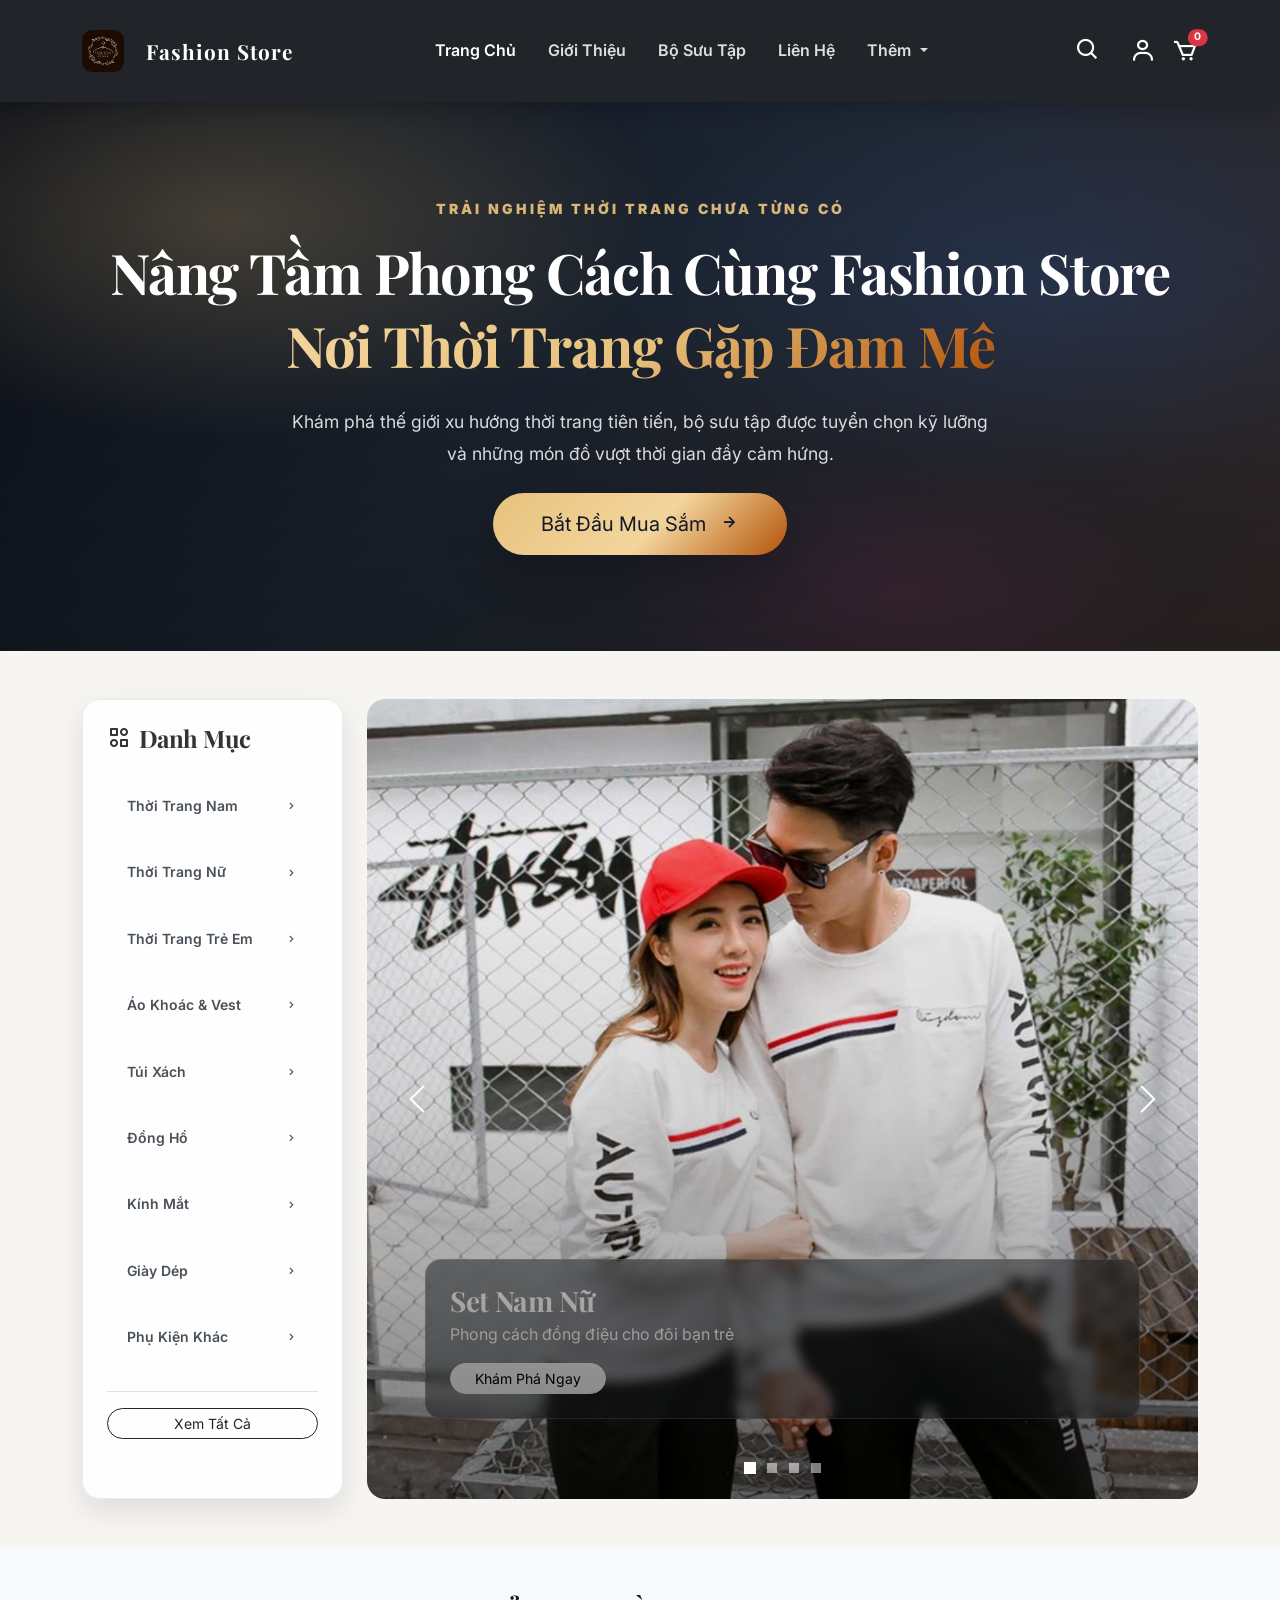
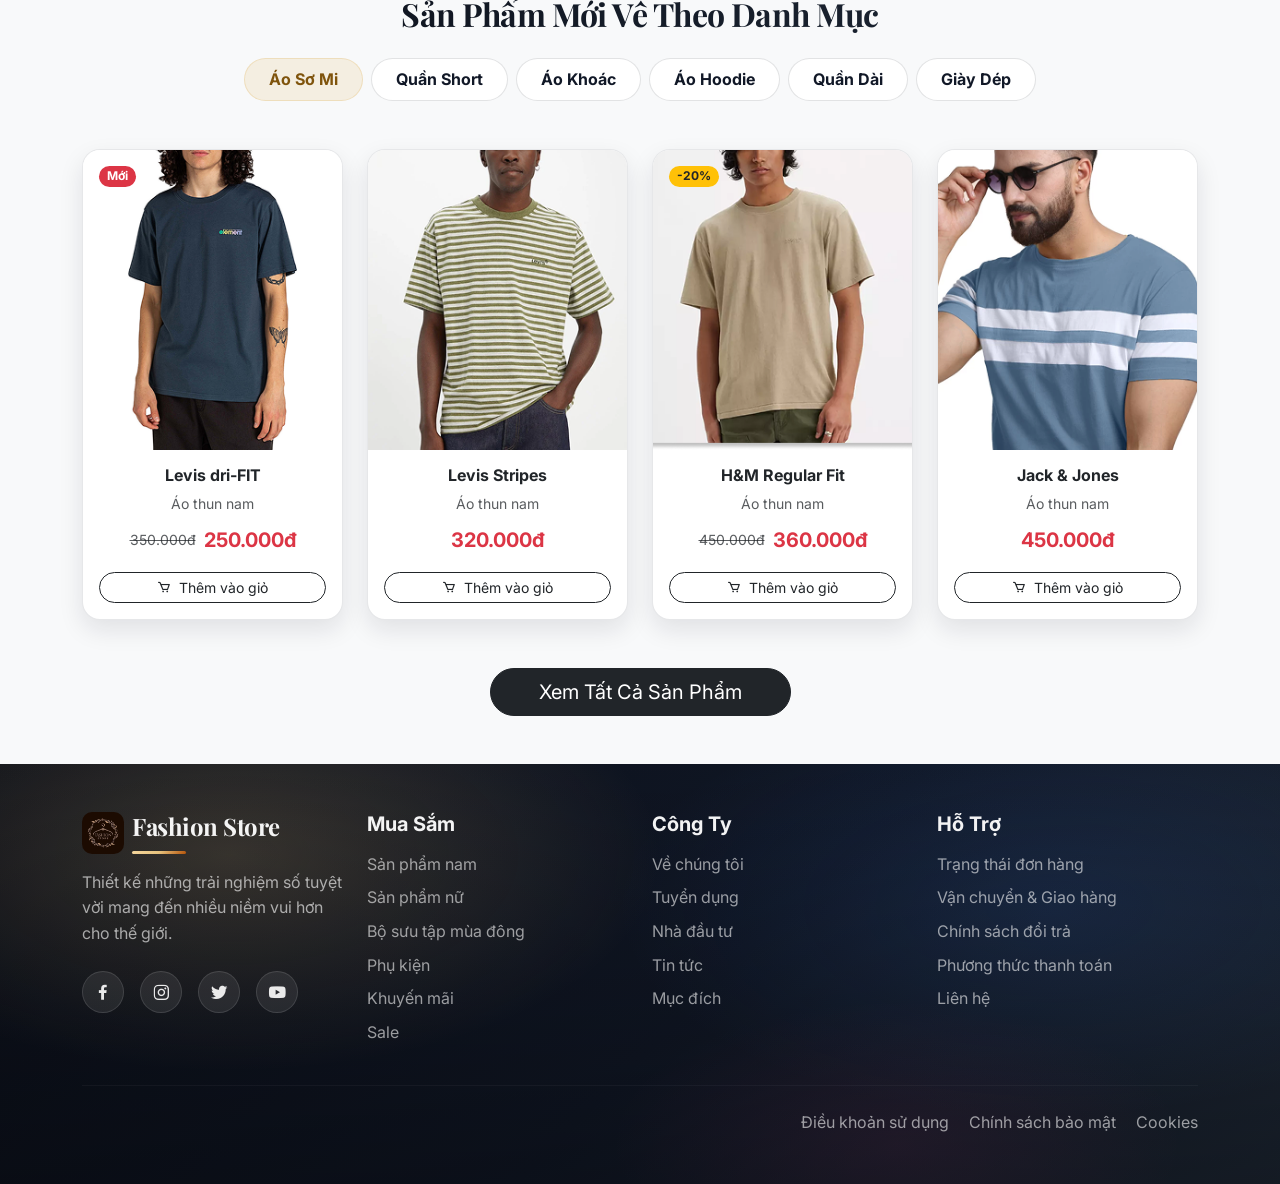
<file: DeTaiBanQuanAo/index.html>
<html lang="vi">
  <head>
    <meta charset="UTF-8" />
    <meta name="viewport" content="width=device-width, initial-scale=1.0" />
    <title>Fashion Store - Thời Trang Cao Cấp</title>
    <link
      href="https://cdn.jsdelivr.net/npm/bootstrap@5.3.3/dist/css/bootstrap.min.css"
      rel="stylesheet"
    />
    <link
      rel="stylesheet"
      href="https://cdn.jsdelivr.net/npm/bootstrap-icons@1.11.1/font/bootstrap-icons.css"
    />
    <link
      href="https://unpkg.com/boxicons@2.1.4/css/boxicons.min.css"
      rel="stylesheet"
    />
    <link
      href="https://fonts.googleapis.com/css2?family=Playfair+Display:wght@400;600;700&family=Inter:wght@300;400;500&display=swap"
      rel="stylesheet"
    />
    <link rel="stylesheet" href="../DeTaiBanQuanAo/CSS/index.css" />
    <link rel="stylesheet" href="../DeTaiBanQuanAo/CSS/style.css" />
    <script src="../DeTaiBanQuanAo/JS/auth.js"></script>
  </head>

  <body>
    <nav
      class="navbar navbar-expand-lg navbar-dark bg-dark py-4 sticky-top shadow"
    >
      <div class="container">
        <a
          class="navbar-brand fw-bold brand-logo d-flex align-items-center gap-2"
          href="index.html"
          style="height: 54px"
        >
          <img
            src="../DeTaiBanQuanAo/IMG/logo.jpg"
            alt="Fashion Store Logo"
            style="
              width: 42px;
              height: 42px;
              border-radius: 10px;
              object-fit: cover;
            "
          />
          <span>Fashion Store</span>
        </a>
        <button
          class="navbar-toggler"
          type="button"
          data-bs-toggle="collapse"
          data-bs-target="#mainNav"
          aria-controls="mainNav"
          aria-expanded="false"
          aria-label="Toggle navigation"
        >
          <span class="navbar-toggler-icon"></span>
        </button>

        <div class="collapse navbar-collapse" id="mainNav">
          <ul class="navbar-nav mx-auto mb-2 mb-lg-0">
            <li class="nav-item">
              <a
                class="nav-link active px-3"
                aria-current="page"
                href="index.html"
                >Trang Chủ</a
              >
            </li>
            <li class="nav-item">
              <a
                class="nav-link px-3"
                href="../DeTaiBanQuanAo/HTML/introduction.html"
                >Giới Thiệu</a
              >
            </li>
            <li class="nav-item">
              <a
                class="nav-link px-3"
                href="../DeTaiBanQuanAo/HTML/collection.html"
                >Bộ Sưu Tập</a
              >
            </li>
            <li class="nav-item">
              <a class="nav-link px-3" href="#lienhe">Liên Hệ</a>
            </li>
            <li class="nav-item dropdown">
              <a
                class="nav-link dropdown-toggle px-3"
                href="#"
                role="button"
                data-bs-toggle="dropdown"
                aria-expanded="false"
              >
                Thêm
              </a>
              <ul class="dropdown-menu">
                <li>
                  <a
                    class="dropdown-item"
                    href="../DeTaiBanQuanAo/HTML/list.html?category=phu-kien-khac"
                    >Phụ Kiện</a
                  >
                </li>
                <li>
                  <a
                    class="dropdown-item"
                    href="../DeTaiBanQuanAo/HTML/promotion.html"
                    >Khuyến Mãi</a
                  >
                </li>
                <li><hr class="dropdown-divider" /></li>
                <li>
                  <a
                    class="dropdown-item"
                    href="../DeTaiBanQuanAo/HTML/news.html"
                    >Tin Tức</a
                  >
                </li>
              </ul>
            </li>
          </ul>
          <div class="d-flex gap-2 align-items-center text-white">
            <form
              class="d-flex ms-2"
              role="search"
              onsubmit="return searchProducts(event);"
            >
              <a
                href="../DeTaiBanQuanAo/HTML/list.html"
                class="btn btn-dark rounded-pill"
              >
                <i class="bx bx-search"></i>
              </a>
            </form>
            <a
              id="user-link"
              href="#"
              class="text-white text-decoration-none"
              title="Tài khoản"
              data-bs-toggle="modal"
              data-bs-target="#authModal"
            >
              <i class="bx bx-user"></i>
            </a>
            <a
              id="hello-link"
              href="#"
              class="text-white text-decoration-none small d-none"
              data-bs-toggle="modal"
              data-bs-target="#authModal"
              title="Tài khoản"
            >
              Xin chào, <strong id="hello-name"></strong>
            </a>
            <a
              href="../DeTaiBanQuanAo/HTML/cart.html"
              class="text-white text-decoration-none position-relative"
              title="Giỏ hàng"
            >
              <i id="nav-cart-icon" class="bx bx-cart"></i>
              <span
                id="nav-cart-count"
                class="position-absolute top-0 start-100 translate-middle badge rounded-pill bg-danger cart-badge"
                >0</span
              >
            </a>
          </div>
        </div>
      </div>
    </nav>

    <section id="home" class="py-5 text-center bg-light">
      <div class="container py-5">
        <p class="hero-subtitle text-uppercase text-muted mb-3">
          Trải nghiệm thời trang chưa từng có
        </p>
        <h1 class="hero-title fw-bold display-4 mb-4">
          Nâng Tầm Phong Cách Cùng Fashion Store<br />
          <span class="text-primary">Nơi Thời Trang Gặp Đam Mê</span>
        </h1>
        <p class="hero-desc text-secondary mb-4 mx-auto">
          Khám phá thế giới xu hướng thời trang tiên tiến, bộ sưu tập được tuyển
          chọn kỹ lưỡng và những món đồ vượt thời gian đầy cảm hứng.
        </p>
        <a
          href="../DeTaiBanQuanAo/HTML/list.html"
          class="btn btn-dark btn-lg px-5 py-3 rounded-pill"
        >
          Bắt Đầu Mua Sắm <i class="bx bx-right-arrow-alt ms-2"></i>
        </a>
      </div>
    </section>

    <section class="categories-slider-section py-5 bg-white">
      <div class="container">
        <div class="row g-4">
          <div class="col-lg-3 col-md-4">
            <div class="categories-box bg-light rounded-4 p-4 shadow-sm h-100">
              <h4 class="fw-bold mb-4 category-title">
                <i class="bx bx-category-alt me-2"></i>Danh Mục
              </h4>
              <ul class="category-list list-unstyled">
                <li class="category-item mb-2">
                  <a
                    href="../DeTaiBanQuanAo/HTML/list.html?category=nam"
                    class="d-flex align-items-center justify-content-between text-decoration-none"
                  >
                    <span>Thời Trang Nam</span
                    ><i class="bx bx-chevron-right"></i>
                  </a>
                </li>
                <li class="category-item mb-2">
                  <a
                    href="../DeTaiBanQuanAo/HTML/list.html?category=nu"
                    class="d-flex align-items-center justify-content-between text-decoration-none"
                  >
                    <span>Thời Trang Nữ</span
                    ><i class="bx bx-chevron-right"></i>
                  </a>
                </li>
                <li class="category-item mb-2">
                  <a
                    href="../DeTaiBanQuanAo/HTML/list.html?category=tre-em"
                    class="d-flex align-items-center justify-content-between text-decoration-none"
                  >
                    <span>Thời Trang Trẻ Em</span
                    ><i class="bx bx-chevron-right"></i>
                  </a>
                </li>
                <li class="category-item mb-2">
                  <a
                    href="../DeTaiBanQuanAo/HTML/list.html?category=ao-khoac-vest"
                    class="d-flex align-items-center justify-content-between text-decoration-none"
                  >
                    <span>Áo Khoác &amp; Vest</span
                    ><i class="bx bx-chevron-right"></i>
                  </a>
                </li>
                <li class="category-item mb-2">
                  <a
                    href="../DeTaiBanQuanAo/HTML/list.html?category=tui-xach"
                    class="d-flex align-items-center justify-content-between text-decoration-none"
                  >
                    <span>Túi Xách</span><i class="bx bx-chevron-right"></i>
                  </a>
                </li>
                <li class="category-item mb-2">
                  <a
                    href="../DeTaiBanQuanAo/HTML/list.html?category=dong-ho"
                    class="d-flex align-items-center justify-content-between text-decoration-none"
                  >
                    <span>Đồng Hồ</span><i class="bx bx-chevron-right"></i>
                  </a>
                </li>
                <li class="category-item mb-2">
                  <a
                    href="../DeTaiBanQuanAo/HTML/list.html?category=kinh-mat"
                    class="d-flex align-items-center justify-content-between text-decoration-none"
                  >
                    <span>Kính Mắt</span><i class="bx bx-chevron-right"></i>
                  </a>
                </li>
                <li class="category-item mb-2">
                  <a
                    href="../DeTaiBanQuanAo/HTML/list.html?category=giay-dep"
                    class="d-flex align-items-center justify-content-between text-decoration-none"
                  >
                    <span>Giày Dép</span><i class="bx bx-chevron-right"></i>
                  </a>
                </li>
                <li class="category-item mb-2">
                  <a
                    href="../DeTaiBanQuanAo/HTML/list.html?category=phu-kien-khac"
                    class="d-flex align-items-center justify-content-between text-decoration-none"
                  >
                    <span>Phụ Kiện Khác</span
                    ><i class="bx bx-chevron-right"></i>
                  </a>
                </li>
              </ul>

              <div class="mt-4 pt-3 border-top">
                <a
                  href="../DeTaiBanQuanAo/HTML/list.html"
                  class="btn btn-outline-dark btn-sm w-100 rounded-pill"
                  >Xem Tất Cả</a
                >
              </div>
            </div>
          </div>

          <div class="col-lg-9 col-md-8">
            <div
              id="mainCarousel"
              class="carousel slide carousel-fade"
              data-bs-ride="carousel"
              data-bs-interval="3500"
              data-bs-pause="false"
            >
              <div class="carousel-indicators">
                <button
                  type="button"
                  data-bs-target="#mainCarousel"
                  data-bs-slide-to="0"
                  class="active"
                  aria-current="true"
                  aria-label="Slide 1"
                ></button>
                <button
                  type="button"
                  data-bs-target="#mainCarousel"
                  data-bs-slide-to="1"
                  aria-label="Slide 2"
                ></button>
                <button
                  type="button"
                  data-bs-target="#mainCarousel"
                  data-bs-slide-to="2"
                  aria-label="Slide 3"
                ></button>
                <button
                  type="button"
                  data-bs-target="#mainCarousel"
                  data-bs-slide-to="3"
                  aria-label="Slide 4"
                ></button>
              </div>

              <div class="carousel-inner rounded-4 shadow">
                <div class="carousel-item active">
                  <img
                    src="../DeTaiBanQuanAo/IMG/aocapdoi.png"
                    alt="Bộ sưu tập đôi"
                    class="carousel-img"
                    loading="eager"
                  />
                  <div
                    class="carousel-caption bg-dark bg-opacity-50 rounded-4 p-4"
                  >
                    <h3 class="fw-bold mb-1">Set Nam Nữ</h3>
                    <p class="mb-3">Phong cách đồng điệu cho đôi bạn trẻ</p>
                    <a
                      href="../DeTaiBanQuanAo/HTML/collection.html"
                      class="btn btn-light btn-sm rounded-pill px-4"
                      >Khám Phá Ngay</a
                    >
                  </div>
                </div>

                <div class="carousel-item">
                  <img
                    src="../DeTaiBanQuanAo/IMG/red.png"
                    alt="Featured"
                    class="carousel-img"
                    loading="lazy"
                  />
                  <div
                    class="carousel-caption bg-dark bg-opacity-50 rounded-4 p-4"
                  >
                    <h3 class="fw-bold mb-1">Áo cặp đơn giản</h3>
                    <p class="mb-3">Giản dị, thanh lịch</p>
                    <a
                      href="../DeTaiBanQuanAo/HTML/list.html?category=nu"
                      class="btn btn-light btn-sm rounded-pill px-4"
                      >Mua Ngay</a
                    >
                  </div>
                </div>

                <div class="carousel-item">
                  <img
                    src="../DeTaiBanQuanAo/IMG/aodai.png"
                    alt="Featured 2"
                    class="carousel-img"
                    loading="lazy"
                  />
                  <div
                    class="carousel-caption bg-dark bg-opacity-50 rounded-4 p-4"
                  >
                    <h3 class="fw-bold mb-1">Phong Cách Hiện Đại</h3>
                    <p class="mb-3">Xu hướng thời trang mới nhất 2026</p>
                    <a
                      href="#collections"
                      class="btn btn-light btn-sm rounded-pill px-4"
                      >Xem Thêm</a
                    >
                  </div>
                </div>

                <div class="carousel-item">
                  <img
                    src="../DeTaiBanQuanAo/IMG/salefeaer.png"
                    alt="Sale"
                    class="carousel-img"
                    loading="lazy"
                  />
                  <div
                    class="carousel-caption bg-danger bg-opacity-75 rounded-4 p-4"
                  >
                    <h3 class="fw-bold mb-1">SALE UP TO 50%</h3>
                    <p class="mb-3">Giảm giá sốc - Số lượng có hạn</p>
                    <a
                      href="../DeTaiBanQuanAo/HTML/list.html"
                      class="btn btn-warning btn-sm rounded-pill px-4 fw-bold"
                    >
                      <i class="bx bx-purchase-tag-alt"></i> Mua Ngay
                    </a>
                  </div>
                </div>
              </div>

              <button
                class="carousel-control-prev"
                type="button"
                data-bs-target="#mainCarousel"
                data-bs-slide="prev"
              >
                <span
                  class="carousel-control-prev-icon"
                  aria-hidden="true"
                ></span>
                <span class="visually-hidden">Previous</span>
              </button>
              <button
                class="carousel-control-next"
                type="button"
                data-bs-target="#mainCarousel"
                data-bs-slide="next"
              >
                <span
                  class="carousel-control-next-icon"
                  aria-hidden="true"
                ></span>
                <span class="visually-hidden">Next</span>
              </button>
            </div>
          </div>
        </div>
      </div>
    </section>

    <section class="py-5 bg-light">
      <div class="container">
        <h2 id="products" class="text-center mb-4 fw-bold products-title">
          Sản Phẩm Mới Về Theo Danh Mục
        </h2>

        <ul
          class="nav nav-pills justify-content-center mb-5 gap-2 flex-wrap"
          id="home-category-pills"
        >
          <li class="nav-item">
            <button
              class="nav-link active rounded-pill px-4"
              data-category="ao-so-mi"
              onclick="filterHomeProducts('ao-so-mi', this)"
            >
              Áo Sơ Mi
            </button>
          </li>
          <li class="nav-item">
            <button
              class="nav-link rounded-pill px-4"
              data-category="quan-short"
              onclick="filterHomeProducts('quan-short', this)"
            >
              Quần Short
            </button>
          </li>
          <li class="nav-item">
            <button
              class="nav-link rounded-pill px-4"
              data-category="ao-khoac"
              onclick="filterHomeProducts('ao-khoac', this)"
            >
              Áo Khoác
            </button>
          </li>
          <li class="nav-item">
            <button
              class="nav-link rounded-pill px-4"
              data-category="ao-hoodie"
              onclick="filterHomeProducts('ao-hoodie', this)"
            >
              Áo Hoodie
            </button>
          </li>
          <li class="nav-item">
            <button
              class="nav-link rounded-pill px-4"
              data-category="quan-dai"
              onclick="filterHomeProducts('quan-dai', this)"
            >
              Quần Dài
            </button>
          </li>
          <li class="nav-item">
            <button
              class="nav-link rounded-pill px-4"
              data-category="giay-dep"
              onclick="filterHomeProducts('giay-dep', this)"
            >
              Giày Dép
            </button>
          </li>
        </ul>

        <div class="row g-4" id="home-products-grid"></div>

        <div class="text-center mt-5">
          <a
            href="../DeTaiBanQuanAo/HTML/list.html"
            class="btn btn-dark btn-lg px-5 rounded-pill"
            >Xem Tất Cả Sản Phẩm</a
          >
        </div>
      </div>
    </section>

    <div
      class="offcanvas offcanvas-end shadow"
      tabindex="-1"
      id="cartOffcanvas"
    >
      <div class="offcanvas-header border-bottom">
        <h5 class="offcanvas-title fw-bold">
          <i class="bi bi-cart3 me-2"></i>Giỏ Hàng Của Bạn
        </h5>
        <button
          type="button"
          class="btn-close"
          data-bs-dismiss="offcanvas"
        ></button>
      </div>
      <div class="offcanvas-body d-flex flex-column p-0">
        <div
          id="cart-items-container"
          class="flex-grow-1 overflow-auto p-3"
        ></div>
        <div class="border-top p-3 bg-light mt-auto">
          <div class="d-flex justify-content-between align-items-center mb-3">
            <span class="fw-semibold text-muted">Tổng cộng:</span>
            <span class="fs-5 fw-bold text-danger" id="cart-total">0₫</span>
          </div>
          <a
            href="../DeTaiBanQuanAo/HTML/cart.html"
            class="btn btn-outline-secondary w-100 py-2 rounded-3 mb-2"
            >Xem giỏ hàng</a
          >
          <button
            class="btn btn-dark w-100 py-2 rounded-3 fw-bold"
            onclick="
              window.location.href = '../DeTaiBanQuanAo/HTML/payment.html'
            "
          >
            Thanh Toán Ngay
          </button>
        </div>
      </div>
    </div>

    <div class="toast-container position-fixed bottom-0 end-0 p-3">
      <div
        id="liveToast"
        class="toast align-items-center text-bg-dark border-0"
        role="alert"
        aria-live="assertive"
        aria-atomic="true"
      >
        <div class="d-flex">
          <div class="toast-body">
            <i class="bi bi-check-circle-fill text-success me-2"></i>
            Đã thêm <strong id="toastProductName"></strong> vào giỏ!
          </div>
          <button
            type="button"
            class="btn-close btn-close-white me-2 m-auto"
            data-bs-dismiss="toast"
          ></button>
        </div>
      </div>
    </div>

    <footer id="lienhe" class="bg-dark text-light py-5">
      <div class="container">
        <div class="row g-4">
          <div class="col-lg-3 col-md-6">
            <div class="d-flex align-items-center gap-2 mb-3">
              <img
                src="../DeTaiBanQuanAo/IMG/logo.jpg"
                alt="Fashion Store Logo"
                style="
                  width: 42px;
                  height: 42px;
                  border-radius: 10px;
                  object-fit: cover;
                "
              />
              <h4 class="fw-bold mb-0 footer-brand">Fashion Store</h4>
            </div>
            <p class="text-muted mb-4">
              Thiết kế những trải nghiệm số tuyệt vời mang đến nhiều niềm vui
              hơn cho thế giới.
            </p>
            <div class="d-flex gap-3">
              <a href="#" class="text-light fs-5"
                ><i class="bx bxl-facebook"></i
              ></a>
              <a href="#" class="text-light fs-5"
                ><i class="bx bxl-instagram"></i
              ></a>
              <a href="#" class="text-light fs-5"
                ><i class="bx bxl-twitter"></i
              ></a>
              <a href="#" class="text-light fs-5"
                ><i class="bx bxl-youtube"></i
              ></a>
            </div>
          </div>

          <div class="col-lg-3 col-md-6">
            <h5 class="mb-3 fw-bold">Mua Sắm</h5>
            <ul class="list-unstyled">
              <li class="mb-2">
                <a
                  href="../DeTaiBanQuanAo/HTML/list.html?category=nam"
                  class="text-muted text-decoration-none"
                  >Sản phẩm nam</a
                >
              </li>
              <li class="mb-2">
                <a
                  href="../DeTaiBanQuanAo/HTML/list.html?category=nu"
                  class="text-muted text-decoration-none"
                  >Sản phẩm nữ</a
                >
              </li>
              <li class="mb-2">
                <a
                  href="../DeTaiBanQuanAo/HTML/list.html?category=ao-khoac-vest"
                  class="text-muted text-decoration-none"
                  >Bộ sưu tập mùa đông</a
                >
              </li>
              <li class="mb-2">
                <a
                  href="../DeTaiBanQuanAo/HTML/list.html?category=phu-kien-khac"
                  class="text-muted text-decoration-none"
                  >Phụ kiện</a
                >
              </li>
              <li class="mb-2">
                <a
                  href="../DeTaiBanQuanAo/HTML/promotion.html"
                  class="text-muted text-decoration-none"
                  >Khuyến mãi</a
                >
              </li>
              <li class="mb-2">
                <a
                  href="../DeTaiBanQuanAo/HTML/sale.html"
                  class="text-muted text-decoration-none"
                  >Sale</a
                >
              </li>
            </ul>
          </div>

          <div class="col-lg-3 col-md-6">
            <h5 class="mb-3 fw-bold">Công Ty</h5>
            <ul class="list-unstyled">
              <li class="mb-2">
                <a
                  href="../DeTaiBanQuanAo/HTML/introduction.html"
                  class="text-muted text-decoration-none"
                  >Về chúng tôi</a
                >
              </li>
              <li class="mb-2">
                <a href="#" class="text-muted text-decoration-none"
                  >Tuyển dụng</a
                >
              </li>
              <li class="mb-2">
                <a href="#" class="text-muted text-decoration-none"
                  >Nhà đầu tư</a
                >
              </li>
              <li class="mb-2">
                <a
                  href="../DeTaiBanQuanAo/HTML/news.html"
                  class="text-muted text-decoration-none"
                  >Tin tức</a
                >
              </li>
              <li class="mb-2">
                <a href="#" class="text-muted text-decoration-none">Mục đích</a>
              </li>
            </ul>
          </div>

          <div class="col-lg-3 col-md-6">
            <h5 class="mb-3 fw-bold">Hỗ Trợ</h5>
            <ul class="list-unstyled">
              <li class="mb-2">
                <a href="#" class="text-muted text-decoration-none"
                  >Trạng thái đơn hàng</a
                >
              </li>
              <li class="mb-2">
                <a href="#" class="text-muted text-decoration-none"
                  >Vận chuyển &amp; Giao hàng</a
                >
              </li>
              <li class="mb-2">
                <a href="#" class="text-muted text-decoration-none"
                  >Chính sách đổi trả</a
                >
              </li>
              <li class="mb-2">
                <a href="#" class="text-muted text-decoration-none"
                  >Phương thức thanh toán</a
                >
              </li>
              <li class="mb-2">
                <a href="#lienhe" class="text-muted text-decoration-none"
                  >Liên hệ</a
                >
              </li>
            </ul>
          </div>
        </div>

        <hr class="my-4 border-secondary" />

        <div class="row">
          <div class="col-md-6 text-center text-md-start"></div>
          <div class="col-md-6 text-center text-md-end">
            <a href="#" class="text-muted text-decoration-none me-3"
              >Điều khoản sử dụng</a
            >
            <a href="#" class="text-muted text-decoration-none me-3"
              >Chính sách bảo mật</a
            >
            <a href="#" class="text-muted text-decoration-none">Cookies</a>
          </div>
        </div>
      </div>
    </footer>

    <div class="modal fade" id="authModal" tabindex="-1" aria-hidden="true">
      <div class="modal-dialog modal-dialog-centered">
        <div class="modal-content rounded-4 border-0 shadow">
          <div class="modal-header border-0 pb-0">
            <h5 class="modal-title fw-bold" id="authTitle">Đăng nhập</h5>
            <button
              type="button"
              class="btn-close"
              data-bs-dismiss="modal"
              aria-label="Close"
            ></button>
          </div>

          <div class="modal-body pt-2">
            <div id="authMsg" class="d-none"></div>

            <form id="loginForm">
              <div class="mb-2">
                <label class="form-label">Email</label>
                <input id="loginEmail" type="email" class="form-control" />
                <div class="text-danger small mt-1" id="errLoginEmail"></div>
              </div>

              <div class="mb-3">
                <label class="form-label">Mật khẩu</label>
                <input
                  id="loginPassword"
                  type="password"
                  class="form-control"
                />
                <div class="text-danger small mt-1" id="errLoginPassword"></div>
              </div>

              <button class="btn btn-dark w-100 rounded-pill" type="submit">
                Đăng nhập
              </button>

              <div class="text-center mt-3">
                <span class="text-muted">Chưa có tài khoản?</span>
                <a href="#" id="toRegister">Đăng ký</a>
              </div>
            </form>

            <form id="registerForm" class="d-none mt-1">
              <div class="mb-2">
                <label class="form-label">Họ tên</label>
                <input id="regName" class="form-control" />
                <div class="text-danger small mt-1" id="errName"></div>
              </div>

              <div class="mb-2">
                <label class="form-label">Email</label>
                <input id="regEmail" type="email" class="form-control" />
                <div class="text-danger small mt-1" id="errEmail"></div>
              </div>

              <div class="mb-2">
                <label class="form-label">Mật khẩu</label>
                <input id="regPassword" type="password" class="form-control" />
                <div class="text-danger small mt-1" id="errPassword"></div>
              </div>

              <div class="mb-3">
                <label class="form-label">Nhập lại mật khẩu</label>
                <input id="regPassword2" type="password" class="form-control" />
                <div class="text-danger small mt-1" id="errPassword2"></div>
              </div>

              <button class="btn btn-dark w-100 rounded-pill" type="submit">
                Đăng ký
              </button>

              <div class="text-center mt-3">
                <span class="text-muted">Đã có tài khoản?</span>
                <a href="#" id="toLogin">Đăng nhập</a>
              </div>
            </form>

            <div id="accountView" class="d-none">
              <div class="p-3 bg-light border rounded-3">
                <div class="fw-bold mb-1">Tài khoản</div>
                <div class="small text-muted">
                  Tên: <span id="accName"></span>
                </div>
                <div class="small text-muted">
                  Email: <span id="accEmail"></span>
                </div>
              </div>

              <button
                id="btnLogout"
                class="btn btn-dark w-100 rounded-pill mt-3"
                type="button"
              >
                Đăng xuất
              </button>

              <div class="text-center mt-3">
                <a href="taikhoan.html">Trang tài khoản</a>
              </div>
            </div>
          </div>
        </div>
      </div>
    </div>

    <script src="https://cdn.jsdelivr.net/npm/bootstrap@5.3.3/dist/js/bootstrap.bundle.min.js"></script>
    <script src="../DeTaiBanQuanAo/JS/index.js"></script>
  </body>
</html>
</file>
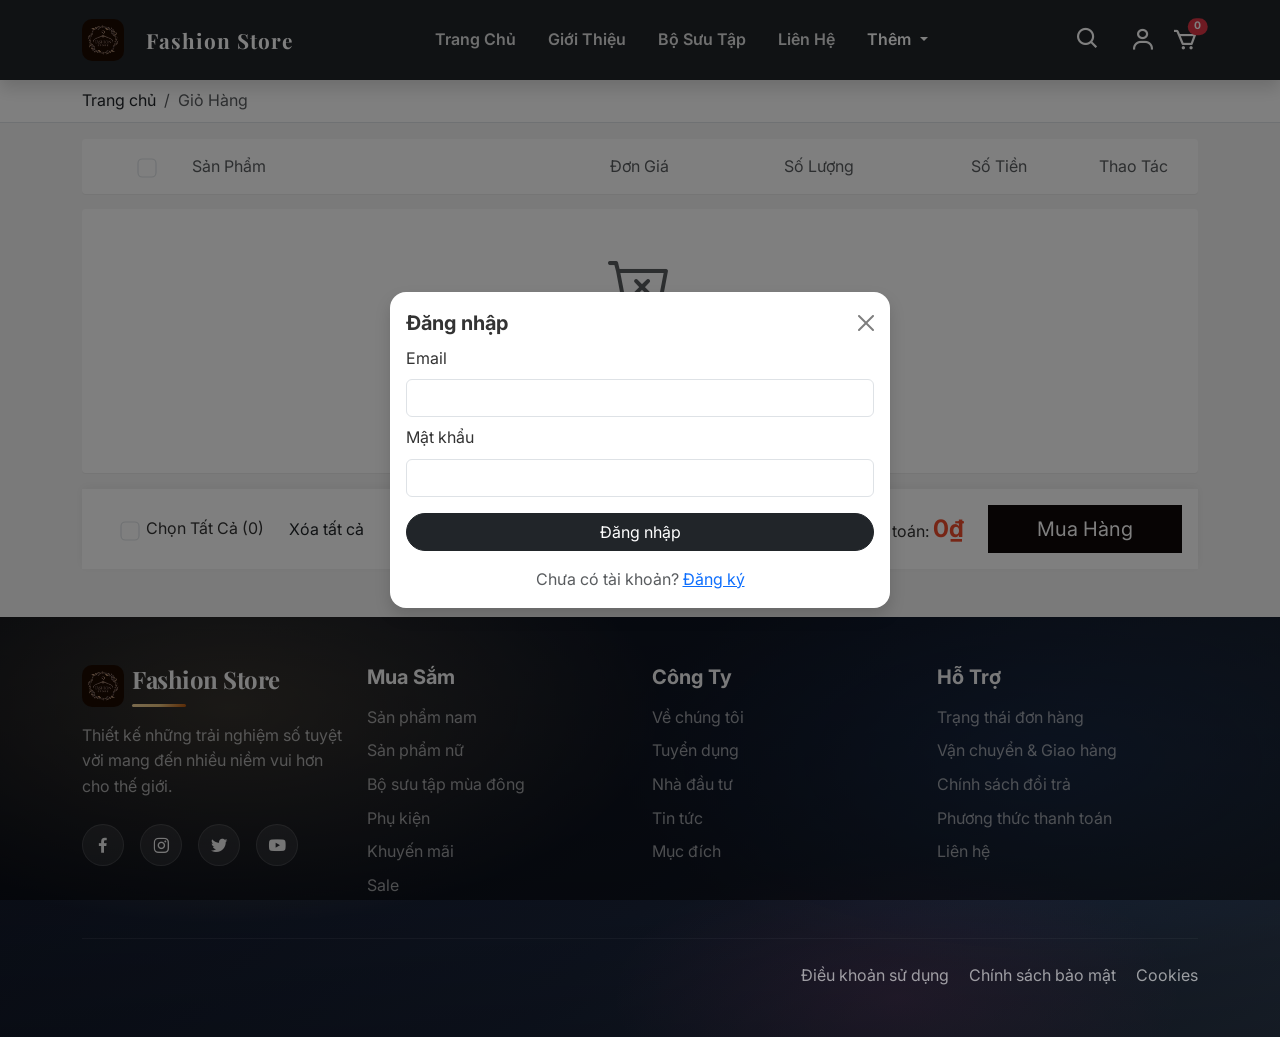
<file: DeTaiBanQuanAo/HTML/cart.html>
<html lang="vi">
  <head>
    <meta charset="UTF-8" />
    <meta name="viewport" content="width=device-width, initial-scale=1.0" />
    <title>Giỏ Hàng - Fashion Store</title>

    <link
      href="https://cdn.jsdelivr.net/npm/bootstrap@5.3.3/dist/css/bootstrap.min.css"
      rel="stylesheet"
    />
    <link
      rel="stylesheet"
      href="https://cdn.jsdelivr.net/npm/bootstrap-icons@1.11.1/font/bootstrap-icons.css"
    />
    <link
      href="https://unpkg.com/boxicons@2.1.4/css/boxicons.min.css"
      rel="stylesheet"
    />
    <link
      href="https://fonts.googleapis.com/css2?family=Playfair+Display:wght@400;600;700&family=Inter:wght@300;400;500&display=swap"
      rel="stylesheet"
    />
    <link rel="stylesheet" href="../CSS/style.css" />
    <link rel="stylesheet" href="../CSS/cart.css" />

    <script src="../JS/auth.js"></script>
  </head>

  <body>
    <nav
      class="navbar navbar-expand-lg navbar-dark bg-dark py-3 sticky-top shadow"
    >
      <div class="container">
        <a
          class="navbar-brand fw-bold brand-logo d-flex align-items-center gap-2"
          href="../index.html"
          style="height: 48px"
        >
          <img
            src="../IMG/logo.jpg"
            alt="Fashion Store Logo"
            style="
              width: 42px;
              height: 42px;
              border-radius: 10px;
              object-fit: cover;
            "
          />
          <span>Fashion Store</span>
        </a>
        <button
          class="navbar-toggler"
          type="button"
          data-bs-toggle="collapse"
          data-bs-target="#mainNav"
          aria-controls="mainNav"
          aria-expanded="false"
          aria-label="Toggle navigation"
        >
          <span class="navbar-toggler-icon"></span>
        </button>

        <div class="collapse navbar-collapse" id="mainNav">
          <ul class="navbar-nav mx-auto mb-2 mb-lg-0">
            <li class="nav-item">
              <a class="nav-link px-3" href="../index.html">Trang Chủ</a>
            </li>
            <li class="nav-item">
              <a class="nav-link px-3" href="introduction.html">Giới Thiệu</a>
            </li>
            <li class="nav-item">
              <a class="nav-link px-3" href="collection.html">Bộ Sưu Tập</a>
            </li>
            <li class="nav-item">
              <a class="nav-link px-3" href="../HTML/cart.html#lienhe"
                >Liên Hệ</a
              >
            </li>
            <li class="nav-item dropdown">
              <a
                class="nav-link dropdown-toggle px-3 active"
                href="#"
                role="button"
                data-bs-toggle="dropdown"
                aria-expanded="false"
              >
                Thêm
              </a>
              <ul class="dropdown-menu">
                <li>
                  <a
                    class="dropdown-item"
                    href="list.html?category=phu-kien-khac"
                    >Phụ Kiện</a
                  >
                </li>
                <li>
                  <a class="dropdown-item" href="promotion.html">Khuyến Mãi</a>
                </li>
                <li><hr class="dropdown-divider" /></li>
                <li><a class="dropdown-item" href="news.html">Tin Tức</a></li>
              </ul>
            </li>
          </ul>
          <div class="d-flex gap-2 align-items-center text-white">
            <form
              class="d-flex ms-2"
              role="search"
              onsubmit="return searchProducts(event);"
            >
              <a href="../HTML/list.html" class="btn btn-dark rounded-pill">
                <i class="bx bx-search"></i>
              </a>
            </form>
            <a
              id="user-link"
              href="#"
              class="text-white text-decoration-none"
              title="Tài khoản"
              data-bs-toggle="modal"
              data-bs-target="#authModal"
            >
              <i class="bx bx-user"></i>
            </a>
            <a
              id="hello-link"
              href="#"
              class="text-white text-decoration-none small d-none"
              data-bs-toggle="modal"
              data-bs-target="#authModal"
              title="Tài khoản"
            >
              Xin chào, <strong id="hello-name"></strong>
            </a>
            <a
              href="cart.html"
              class="text-white text-decoration-none position-relative"
              title="Giỏ hàng"
            >
              <i id="nav-cart-icon" class="bx bx-cart"></i>
              <span
                id="nav-cart-count"
                class="position-absolute top-0 start-100 translate-middle badge rounded-pill bg-danger cart-badge"
                >0</span
              >
            </a>
          </div>
        </div>
      </div>
    </nav>

    <div class="bg-white border-bottom py-2">
      <div class="container">
        <nav aria-label="breadcrumb">
          <ol class="breadcrumb mb-0 small">
            <li class="breadcrumb-item">
              <a href="../index.html" class="text-decoration-none text-dark"
                >Trang chủ</a
              >
            </li>
            <li class="breadcrumb-item active" aria-current="page">Giỏ Hàng</li>
          </ol>
        </nav>
      </div>
    </div>

    <div class="container pb-5 pt-3">
      <div
        class="cart-header d-none d-md-flex text-muted fs-6 align-items-center"
      >
        <div class="col-1 d-flex justify-content-center">
          <input
            class="form-check-input"
            type="checkbox"
            id="selectAllTop"
            style="transform: scale(1.2)"
          />
        </div>
        <div class="col-4">Sản Phẩm</div>
        <div class="col-2 text-center">Đơn Giá</div>
        <div class="col-2 text-center">Số Lượng</div>
        <div class="col-2 text-center">Số Tiền</div>
        <div class="col-1 text-center">Thao Tác</div>
      </div>

      <div id="cart-items-container"></div>

      <div
        class="checkout-bar d-flex flex-wrap justify-content-between align-items-center p-3 mt-3"
      >
        <div class="d-flex align-items-center mb-2 mb-md-0">
          <input
            class="form-check-input me-2 ms-2 ms-md-4"
            type="checkbox"
            id="selectAllBottom"
            style="transform: scale(1.2)"
          />
          <label class="form-check-label me-4" for="selectAllBottom">
            Chọn Tất Cả (<span id="total-items-text">0</span>)
          </label>
          <button
            class="btn btn-link text-dark text-decoration-none p-0 d-none d-md-block"
            onclick="clearCart()"
            type="button"
          >
            Xóa tất cả
          </button>
        </div>

        <div class="d-flex align-items-center flex-grow-1 justify-content-end">
          <div class="me-3 me-md-4 text-end">
            <span class="fs-6 d-none d-md-inline">Tổng thanh toán: </span>
            <span class="fs-4 fw-bold text-shopee" id="cart-total">0₫</span>
          </div>
          <button
            class="btn btn-muahang px-4 px-md-5 py-2 fs-5 rounded-0"
            type="button"
            onclick="buySelected()"
          >
            Mua Hàng
          </button>
        </div>
      </div>
    </div>

    <footer id="lienhe" class="bg-dark text-light py-5">
      <div class="container">
        <div class="row g-4">
          <div class="col-lg-3 col-md-6">
            <div class="d-flex align-items-center gap-2 mb-3">
              <img
                src="../IMG/logo.jpg"
                alt="Fashion Store Logo"
                style="
                  width: 42px;
                  height: 42px;
                  border-radius: 10px;
                  object-fit: cover;
                "
              />
              <h4 class="fw-bold mb-0 footer-brand">Fashion Store</h4>
            </div>
            <p class="text-muted mb-4">
              Thiết kế những trải nghiệm số tuyệt vời mang đến nhiều niềm vui
              hơn cho thế giới.
            </p>
            <div class="d-flex gap-3">
              <a href="#" class="text-light fs-5"
                ><i class="bx bxl-facebook"></i
              ></a>
              <a href="#" class="text-light fs-5"
                ><i class="bx bxl-instagram"></i
              ></a>
              <a href="#" class="text-light fs-5"
                ><i class="bx bxl-twitter"></i
              ></a>
              <a href="#" class="text-light fs-5"
                ><i class="bx bxl-youtube"></i
              ></a>
            </div>
          </div>

          <div class="col-lg-3 col-md-6">
            <h5 class="mb-3 fw-bold">Mua Sắm</h5>
            <ul class="list-unstyled">
              <li class="mb-2">
                <a
                  href="list.html?category=nam"
                  class="text-muted text-decoration-none"
                  >Sản phẩm nam</a
                >
              </li>
              <li class="mb-2">
                <a
                  href="list.html?category=nu"
                  class="text-muted text-decoration-none"
                  >Sản phẩm nữ</a
                >
              </li>
              <li class="mb-2">
                <a
                  href="list.html?category=ao-khoac-vest"
                  class="text-muted text-decoration-none"
                  >Bộ sưu tập mùa đông</a
                >
              </li>
              <li class="mb-2">
                <a
                  href="list.html?category=phu-kien-khac"
                  class="text-muted text-decoration-none"
                  >Phụ kiện</a
                >
              </li>
              <li class="mb-2">
                <a href="promotion.html" class="text-muted text-decoration-none"
                  >Khuyến mãi</a
                >
              </li>
              <li class="mb-2">
                <a href="sale.html" class="text-muted text-decoration-none"
                  >Sale</a
                >
              </li>
            </ul>
          </div>

          <div class="col-lg-3 col-md-6">
            <h5 class="mb-3 fw-bold">Công Ty</h5>
            <ul class="list-unstyled">
              <li class="mb-2">
                <a
                  href="introduction.html"
                  class="text-muted text-decoration-none"
                  >Về chúng tôi</a
                >
              </li>
              <li class="mb-2">
                <a href="#" class="text-muted text-decoration-none"
                  >Tuyển dụng</a
                >
              </li>
              <li class="mb-2">
                <a href="#" class="text-muted text-decoration-none"
                  >Nhà đầu tư</a
                >
              </li>
              <li class="mb-2">
                <a href="news.html" class="text-muted text-decoration-none"
                  >Tin tức</a
                >
              </li>
              <li class="mb-2">
                <a href="#" class="text-muted text-decoration-none">Mục đích</a>
              </li>
            </ul>
          </div>

          <div class="col-lg-3 col-md-6">
            <h5 class="mb-3 fw-bold">Hỗ Trợ</h5>
            <ul class="list-unstyled">
              <li class="mb-2">
                <a href="#" class="text-muted text-decoration-none"
                  >Trạng thái đơn hàng</a
                >
              </li>
              <li class="mb-2">
                <a href="#" class="text-muted text-decoration-none"
                  >Vận chuyển &amp; Giao hàng</a
                >
              </li>
              <li class="mb-2">
                <a href="#" class="text-muted text-decoration-none"
                  >Chính sách đổi trả</a
                >
              </li>
              <li class="mb-2">
                <a href="#" class="text-muted text-decoration-none"
                  >Phương thức thanh toán</a
                >
              </li>
              <li class="mb-2">
                <a
                  href="../HTML/sale.html#lienhe"
                  class="text-muted text-decoration-none"
                  >Liên hệ</a
                >
              </li>
            </ul>
          </div>
        </div>

        <hr class="my-4 border-secondary" />

        <div class="row">
          <div class="col-md-6 text-center text-md-start"></div>
          <div class="col-md-6 text-center text-md-end">
            <a href="#" class="text-muted text-decoration-none me-3"
              >Điều khoản sử dụng</a
            >
            <a href="#" class="text-muted text-decoration-none me-3"
              >Chính sách bảo mật</a
            >
            <a href="#" class="text-muted text-decoration-none">Cookies</a>
          </div>
        </div>
      </div>
    </footer>

    <div class="modal fade" id="authModal" tabindex="-1" aria-hidden="true">
      <div class="modal-dialog modal-dialog-centered">
        <div class="modal-content rounded-4 border-0 shadow">
          <div class="modal-header border-0 pb-0">
            <h5 class="modal-title fw-bold" id="authTitle">Đăng nhập</h5>
            <button
              type="button"
              class="btn-close"
              data-bs-dismiss="modal"
              aria-label="Close"
            ></button>
          </div>

          <div class="modal-body pt-2">
            <div id="authMsg" class="d-none"></div>

            <form id="loginForm">
              <div class="mb-2">
                <label class="form-label">Email</label>
                <input id="loginEmail" type="email" class="form-control" />
                <div class="text-danger small mt-1" id="errLoginEmail"></div>
              </div>

              <div class="mb-3">
                <label class="form-label">Mật khẩu</label>
                <input
                  id="loginPassword"
                  type="password"
                  class="form-control"
                />
                <div class="text-danger small mt-1" id="errLoginPassword"></div>
              </div>

              <button class="btn btn-dark w-100 rounded-pill" type="submit">
                Đăng nhập
              </button>

              <div class="text-center mt-3">
                <span class="text-muted">Chưa có tài khoản?</span>
                <a href="#" id="toRegister">Đăng ký</a>
              </div>
            </form>

            <form id="registerForm" class="d-none mt-1">
              <div class="mb-2">
                <label class="form-label">Họ tên</label>
                <input id="regName" class="form-control" />
                <div class="text-danger small mt-1" id="errName"></div>
              </div>

              <div class="mb-2">
                <label class="form-label">Email</label>
                <input id="regEmail" type="email" class="form-control" />
                <div class="text-danger small mt-1" id="errEmail"></div>
              </div>

              <div class="mb-2">
                <label class="form-label">Mật khẩu</label>
                <input id="regPassword" type="password" class="form-control" />
                <div class="text-danger small mt-1" id="errPassword"></div>
              </div>

              <div class="mb-3">
                <label class="form-label">Nhập lại mật khẩu</label>
                <input id="regPassword2" type="password" class="form-control" />
                <div class="text-danger small mt-1" id="errPassword2"></div>
              </div>

              <button class="btn btn-dark w-100 rounded-pill" type="submit">
                Đăng ký
              </button>

              <div class="text-center mt-3">
                <span class="text-muted">Đã có tài khoản?</span>
                <a href="#" id="toLogin">Đăng nhập</a>
              </div>
            </form>

            <div id="accountView" class="d-none">
              <div class="p-3 bg-light border rounded-3">
                <div class="fw-bold mb-1">Tài khoản</div>
                <div class="small text-muted">
                  Tên: <span id="accName"></span>
                </div>
                <div class="small text-muted">
                  Email: <span id="accEmail"></span>
                </div>
              </div>

              <button
                id="btnLogout"
                class="btn btn-dark w-100 rounded-pill mt-3"
                type="button"
              >
                Đăng xuất
              </button>

              <div class="text-center mt-3">
                <a href="taikhoan.html">Trang tài khoản</a>
              </div>
            </div>
          </div>
        </div>
      </div>
    </div>

    <script src="https://cdn.jsdelivr.net/npm/bootstrap@5.3.3/dist/js/bootstrap.bundle.min.js"></script>
    <script src="../JS/cart.js"></script>
  </body>
</html>
</file>
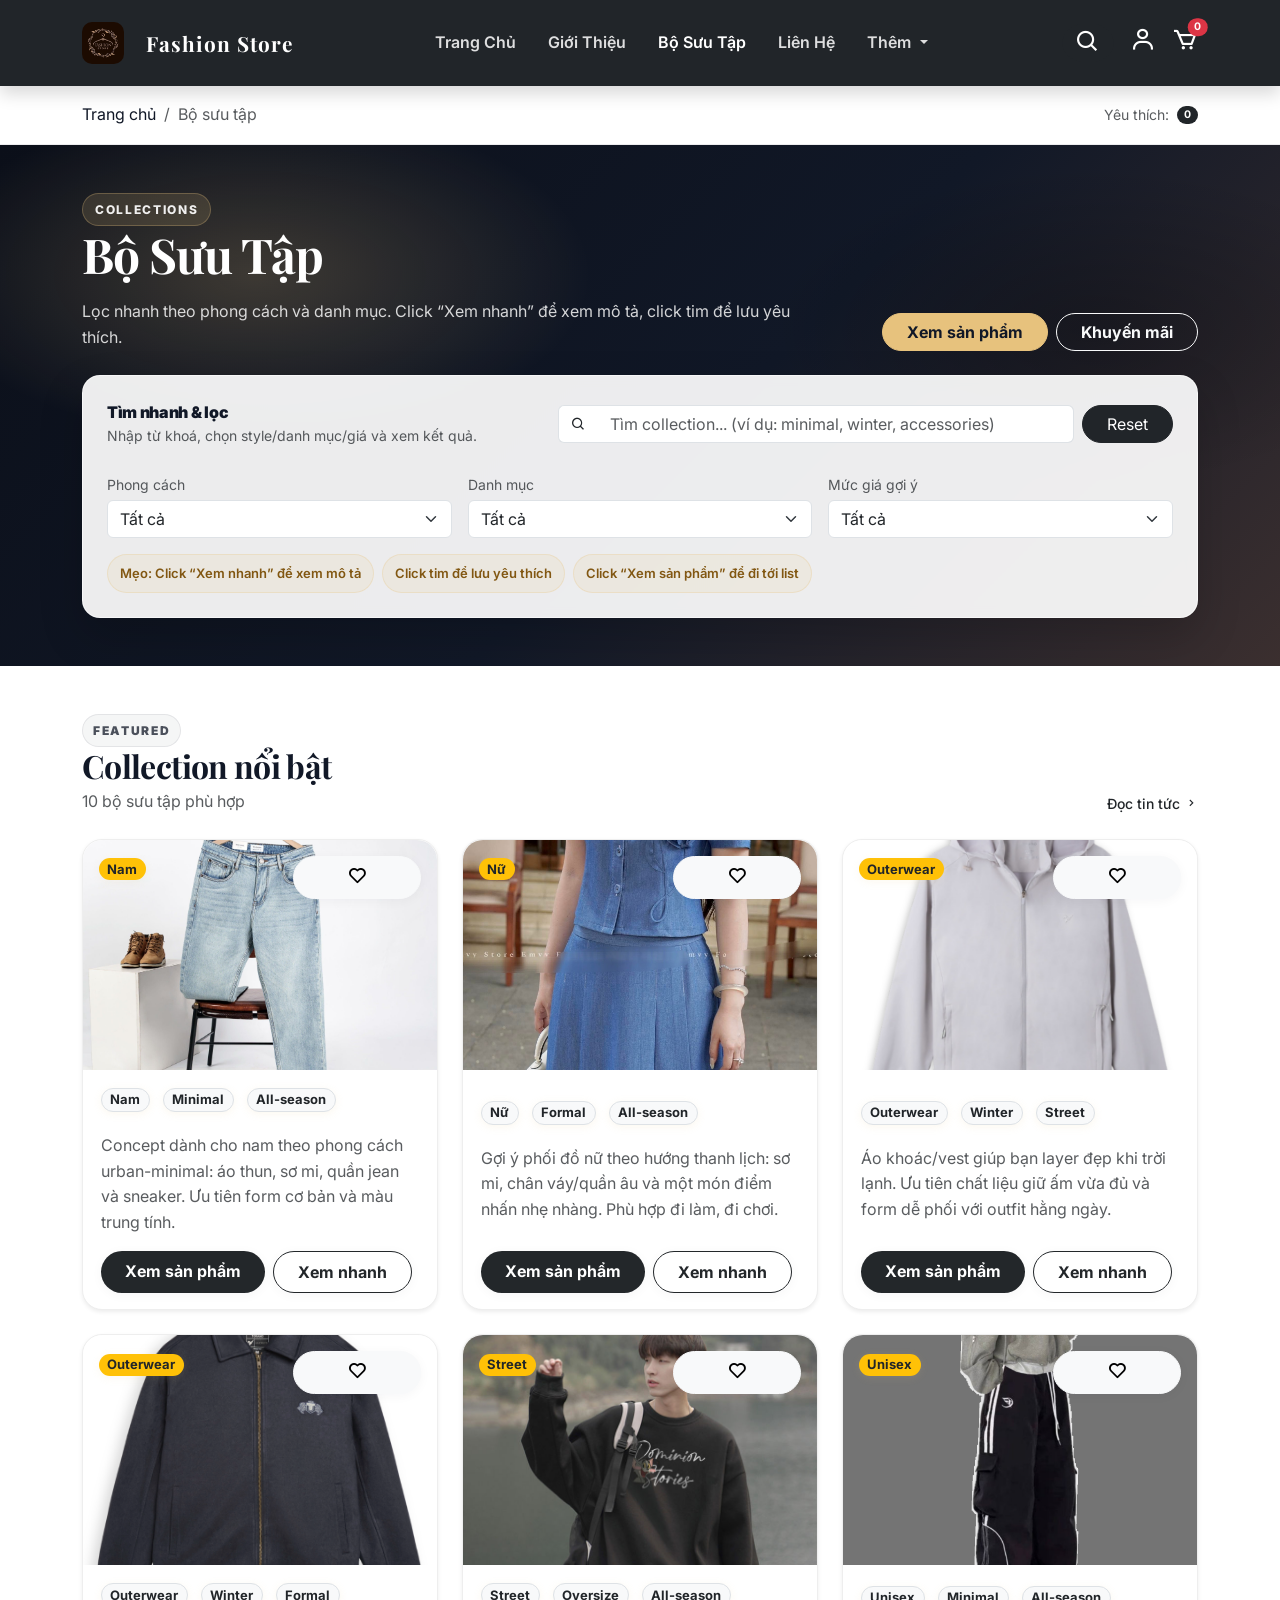
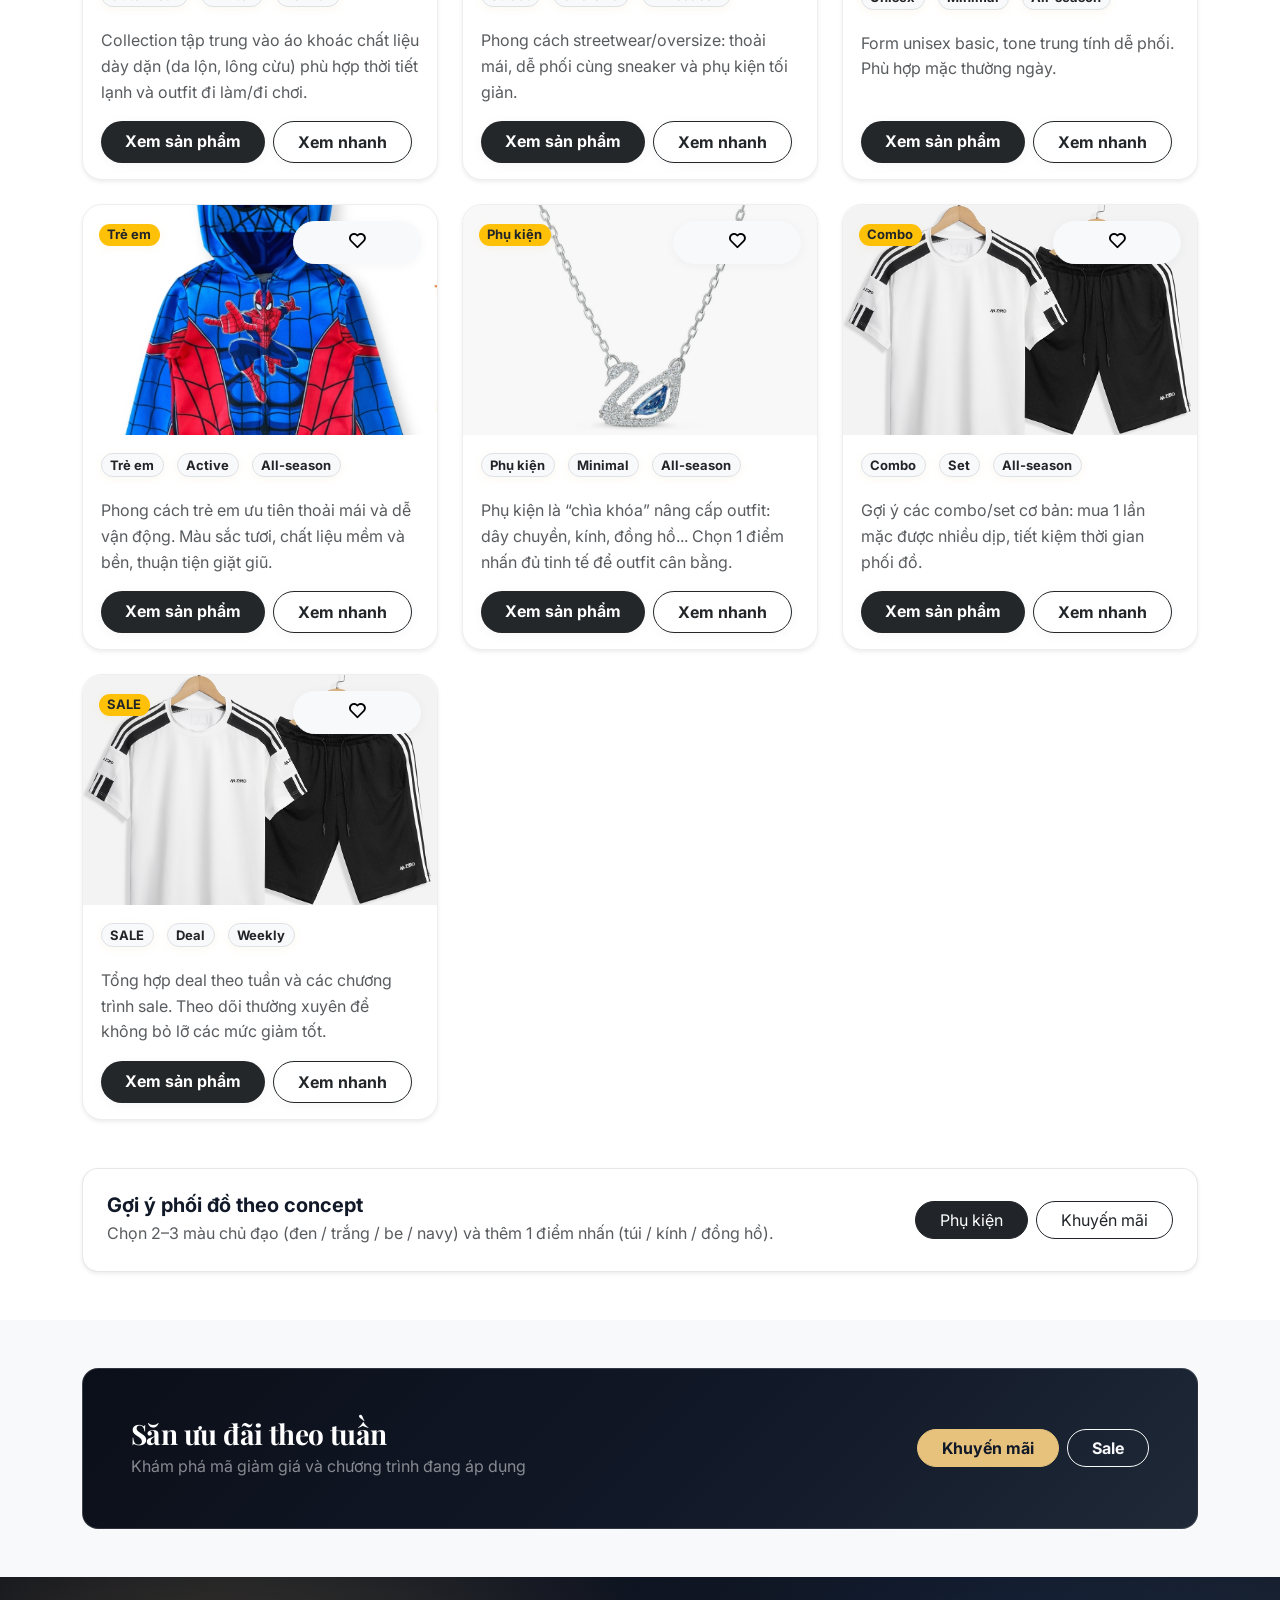
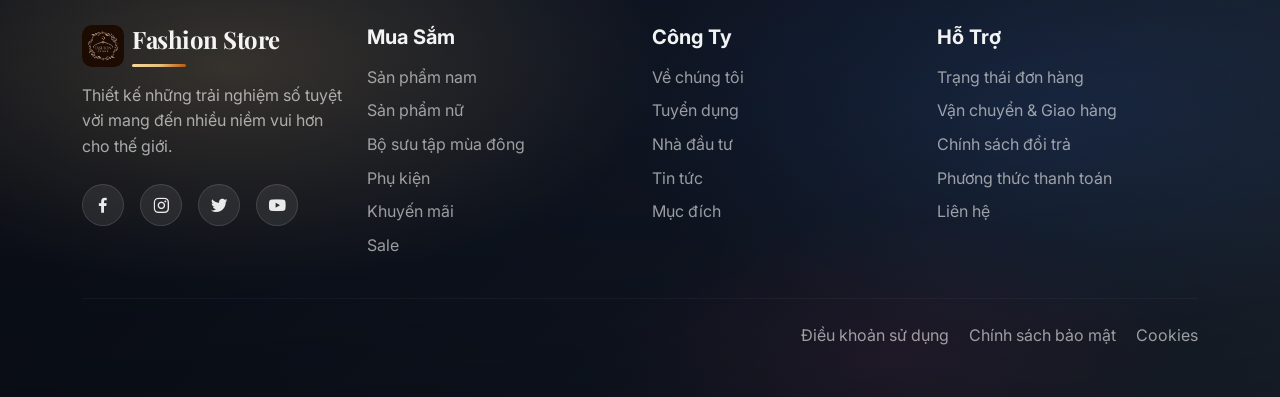
<file: DeTaiBanQuanAo/HTML/collection.html>
<!doctype html>
<html lang="vi">
  <head>
    <meta charset="UTF-8" />
    <meta name="viewport" content="width=device-width, initial-scale=1.0" />
    <title>Bộ Sưu Tập - Fashion Store</title>

    <link
      href="https://cdn.jsdelivr.net/npm/bootstrap@5.3.3/dist/css/bootstrap.min.css"
      rel="stylesheet"
    />
    <link
      rel="stylesheet"
      href="https://cdn.jsdelivr.net/npm/bootstrap-icons@1.11.1/font/bootstrap-icons.css"
    />
    <link
      href="https://unpkg.com/boxicons@2.1.4/css/boxicons.min.css"
      rel="stylesheet"
    />
    <link
      href="https://fonts.googleapis.com/css2?family=Playfair+Display:wght@400;600;700&family=Inter:wght@300;400;500;600&display=swap"
      rel="stylesheet"
    />

    <link rel="stylesheet" href="../CSS/style.css" />
    <link rel="stylesheet" href="../CSS/collection.css" />

    <script src="../JS/auth.js"></script>
  </head>

  <body class="collection-page collection-fashion">
    <nav
      class="navbar navbar-expand-lg navbar-dark bg-dark py-3 sticky-top shadow"
    >
      <div class="container">
        <a
          class="navbar-brand fw-bold brand-logo d-flex align-items-center gap-2"
          href="index.html"
          style="height: 54px"
        >
          <img
            src="../IMG/logo.jpg"
            alt="Fashion Store Logo"
            style="
              width: 42px;
              height: 42px;
              border-radius: 10px;
              object-fit: cover;
            "
          />
          <span>Fashion Store</span>
        </a>
        <button
          class="navbar-toggler"
          type="button"
          data-bs-toggle="collapse"
          data-bs-target="#mainNav"
        >
          <span class="navbar-toggler-icon"></span>
        </button>

        <div class="collapse navbar-collapse" id="mainNav">
          <ul class="navbar-nav mx-auto mb-2 mb-lg-0">
            <li class="nav-item">
              <a class="nav-link px-3" href="../index.html">Trang Chủ</a>
            </li>
            <li class="nav-item">
              <a class="nav-link px-3" href="introduction.html">Giới Thiệu</a>
            </li>
            <li class="nav-item">
              <a class="nav-link px-3 active" href="collection.html"
                >Bộ Sưu Tập</a
              >
            </li>
            <li class="nav-item">
              <a class="nav-link px-3" href="../HTML/collection.html#lienhe"
                >Liên Hệ</a
              >
            </li>
            <li class="nav-item dropdown">
              <a
                class="nav-link dropdown-toggle px-3"
                href="#"
                role="button"
                data-bs-toggle="dropdown"
              >
                Thêm
              </a>
              <ul class="dropdown-menu">
                <li>
                  <a
                    class="dropdown-item"
                    href="list.html?category=phu-kien-khac"
                  >
                    Phụ Kiện
                  </a>
                </li>
                <li>
                  <a class="dropdown-item" href="promotion.html">Khuyến Mãi</a>
                </li>
                <li><hr class="dropdown-divider" /></li>
                <li>
                  <a class="dropdown-item" href="news.html">Tin Tức</a>
                </li>
              </ul>
            </li>
          </ul>

          <div class="d-flex gap-3 align-items-center text-white">
            <form
              class="d-flex ms-2"
              role="search"
              onsubmit="return searchProducts(event);"
            >
              <a href="../HTML/list.html" class="btn btn-dark rounded-pill">
                <i class="bx bx-search"></i>
              </a>
            </form>
            <a
              id="user-link"
              href="#"
              class="text-white text-decoration-none"
              title="Tài khoản"
              data-bs-toggle="modal"
              data-bs-target="#authModal"
            >
              <i class="bx bx-user fs-5"></i>
            </a>

            <a
              id="hello-link"
              href="#"
              class="text-white text-decoration-none small d-none"
              data-bs-toggle="modal"
              data-bs-target="#authModal"
              title="Tài khoản"
            >
              Xin chào, <strong id="hello-name"></strong>
            </a>

            <a
              href="cart.html"
              class="text-white text-decoration-none position-relative"
              title="Giỏ hàng"
            >
              <i id="nav-cart-icon" class="bx bx-cart fs-5"></i>
              <span
                id="nav-cart-count"
                class="position-absolute top-0 start-100 translate-middle badge rounded-pill bg-danger cart-badge"
              >
                0
              </span>
            </a>
          </div>
        </div>
      </div>
    </nav>

    <div class="collection-top py-3 border-bottom">
      <div
        class="container d-flex justify-content-between align-items-center flex-wrap gap-2"
      >
        <nav aria-label="breadcrumb">
          <ol class="breadcrumb mb-0 small">
            <li class="breadcrumb-item">
              <a href="../index.html" class="text-decoration-none">Trang chủ</a>
            </li>
            <li class="breadcrumb-item active" aria-current="page">
              Bộ sưu tập
            </li>
          </ol>
        </nav>

        <div class="d-flex align-items-center gap-2 small">
          <span class="text-muted">Yêu thích:</span>
          <span class="badge rounded-pill bg-dark" id="wishCount">0</span>
        </div>
      </div>
    </div>

    <header class="collection-hero-fashion">
      <div class="container py-5">
        <div class="row g-4 align-items-end">
          <div class="col-lg-8">
            <div class="alt-kicker">Collections</div>
            <h1 class="alt-title fw-bold display-5 mb-3">Bộ Sưu Tập</h1>
            <p class="alt-lead mb-0">
              Lọc nhanh theo phong cách và danh mục. Click “Xem nhanh” để xem mô
              tả, click tim để lưu yêu thích.
            </p>
          </div>

          <div class="col-lg-4">
            <div
              class="alt-actions d-flex gap-2 flex-wrap justify-content-lg-end mt-3 mt-lg-0"
            >
              <a
                class="btn btn-warning fw-bold rounded-pill px-4"
                href="list.html"
                >Xem sản phẩm</a
              >
              <a
                class="btn btn-outline-light fw-bold rounded-pill px-4"
                href="promotion.html"
                >Khuyến mãi</a
              >
            </div>
          </div>
        </div>

        <div class="alt-filter mt-4 p-4">
          <div class="row g-3 align-items-center">
            <div class="col-lg-5">
              <div class="alt-filter-title">Tìm nhanh &amp; lọc</div>
              <div class="text-muted small">
                Nhập từ khoá, chọn style/danh mục/giá và xem kết quả.
              </div>
            </div>

            <div class="col-lg-7">
              <div class="d-flex gap-2">
                <div class="input-group alt-search">
                  <span class="input-group-text bg-white"
                    ><i class="bx bx-search"></i
                  ></span>
                  <input
                    id="q"
                    class="form-control"
                    placeholder="Tìm collection... (ví dụ: minimal, winter, accessories)"
                  />
                </div>

                <button
                  id="btnReset"
                  class="btn btn-dark rounded-pill px-4 flex-shrink-0"
                  type="button"
                >
                  Reset
                </button>
              </div>
            </div>
          </div>

          <div class="row g-3 mt-2">
            <div class="col-lg-4 col-md-6">
              <label class="form-label small text-muted mb-1">Phong cách</label>
              <select id="fStyle" class="form-select">
                <option value="">Tất cả</option>
                <option value="minimal">Minimal</option>
                <option value="street">Street</option>
                <option value="formal">Formal</option>
                <option value="active">Active</option>
              </select>
            </div>

            <div class="col-lg-4 col-md-6">
              <label class="form-label small text-muted mb-1">Danh mục</label>
              <select id="fCat" class="form-select">
                <option value="">Tất cả</option>
                <option value="nam">Nam</option>
                <option value="nu">Nữ</option>
                <option value="outerwear">Áo khoác</option>
                <option value="phu-kien">Phụ kiện</option>
                <option value="tre-em">Trẻ em</option>
                <option value="sale">Sale</option>
              </select>
            </div>

            <div class="col-lg-4 col-md-6">
              <label class="form-label small text-muted mb-1"
                >Mức giá gợi ý</label
              >
              <select id="fPrice" class="form-select">
                <option value="">Tất cả</option>
                <option value="under-300">Dưới 300K</option>
                <option value="300-600">300K - 600K</option>
                <option value="over-600">Trên 600K</option>
              </select>
            </div>
          </div>

          <div class="d-flex flex-wrap gap-2 mt-3">
            <span class="alt-chip">Mẹo: Click “Xem nhanh” để xem mô tả</span>
            <span class="alt-chip">Click tim để lưu yêu thích</span>
            <span class="alt-chip">Click “Xem sản phẩm” để đi tới list</span>
          </div>
        </div>
      </div>
    </header>

    <section class="py-5 bg-white">
      <div class="container">
        <div class="d-flex justify-content-between align-items-end mb-4">
          <div>
            <div class="alt-section-kicker">Featured</div>
            <h2 class="fw-bold mb-1 alt-h2">Collection nổi bật</h2>
            <p class="text-muted mb-0">
              <span id="resultCount">0</span> bộ sưu tập phù hợp
            </p>
          </div>
          <a
            href="news.html"
            class="text-dark text-decoration-none small fw-medium"
          >
            Đọc tin tức <i class="bx bx-chevron-right"></i>
          </a>
        </div>

        <div class="row g-4" id="collectionGrid"></div>

        <div class="mt-5 p-4 bg-light rounded-4 shadow-sm alt-tip">
          <div class="row g-3 align-items-center">
            <div class="col-lg-8">
              <h5 class="fw-bold mb-1">Gợi ý phối đồ theo concept</h5>
              <div class="text-muted">
                Chọn 2–3 màu chủ đạo (đen / trắng / be / navy) và thêm 1 điểm
                nhấn (túi / kính / đồng hồ).
              </div>
            </div>
            <div class="col-lg-4 d-flex gap-2 flex-wrap justify-content-lg-end">
              <a
                href="list.html?category=phu-kien-khac"
                class="btn btn-dark rounded-pill px-4"
                >Phụ kiện</a
              >
              <a
                href="promotion.html"
                class="btn btn-outline-dark rounded-pill px-4"
                >Khuyến mãi</a
              >
            </div>
          </div>
        </div>
      </div>
    </section>

    <section class="py-5 bg-light">
      <div class="container">
        <div
          class="alt-cta p-5 rounded-4 bg-dark text-white d-flex flex-column flex-lg-row align-items-center justify-content-between gap-3"
        >
          <div>
            <h3 class="fw-bold mb-1 alt-h3">Săn ưu đãi theo tuần</h3>
            <p class="text-white-50 mb-0">
              Khám phá mã giảm giá và chương trình đang áp dụng
            </p>
          </div>
          <div class="d-flex gap-2 flex-wrap">
            <a
              href="promotion.html"
              class="btn btn-warning fw-bold rounded-pill px-4"
              >Khuyến mãi</a
            >
            <a
              href="sale.html"
              class="btn btn-outline-light fw-bold rounded-pill px-4"
              >Sale</a
            >
          </div>
        </div>
      </div>
    </section>

    <footer id="lienhe" class="bg-dark text-light py-5">
      <div class="container">
        <div class="row g-4">
          <div class="col-lg-3 col-md-6">
            <div class="d-flex align-items-center gap-2 mb-3">
              <img
                src="../IMG/logo.jpg"
                alt="Fashion Store Logo"
                style="
                  width: 42px;
                  height: 42px;
                  border-radius: 10px;
                  object-fit: cover;
                "
              />
              <h4 class="fw-bold mb-0 footer-brand">Fashion Store</h4>
            </div>
            <p class="text-muted mb-4">
              Thiết kế những trải nghiệm số tuyệt vời mang đến nhiều niềm vui
              hơn cho thế giới.
            </p>
            <div class="d-flex gap-3">
              <a href="#" class="text-light fs-5"
                ><i class="bx bxl-facebook"></i
              ></a>
              <a href="#" class="text-light fs-5"
                ><i class="bx bxl-instagram"></i
              ></a>
              <a href="#" class="text-light fs-5"
                ><i class="bx bxl-twitter"></i
              ></a>
              <a href="#" class="text-light fs-5"
                ><i class="bx bxl-youtube"></i
              ></a>
            </div>
          </div>

          <div class="col-lg-3 col-md-6">
            <h5 class="mb-3 fw-bold">Mua Sắm</h5>
            <ul class="list-unstyled">
              <li class="mb-2">
                <a
                  href="list.html?category=nam"
                  class="text-muted text-decoration-none"
                  >Sản phẩm nam</a
                >
              </li>
              <li class="mb-2">
                <a
                  href="list.html?category=nu"
                  class="text-muted text-decoration-none"
                  >Sản phẩm nữ</a
                >
              </li>
              <li class="mb-2">
                <a
                  href="list.html?category=ao-khoac-vest"
                  class="text-muted text-decoration-none"
                  >Bộ sưu tập mùa đông</a
                >
              </li>
              <li class="mb-2">
                <a
                  href="list.html?category=phu-kien-khac"
                  class="text-muted text-decoration-none"
                  >Phụ kiện</a
                >
              </li>
              <li class="mb-2">
                <a href="promotion.html" class="text-muted text-decoration-none"
                  >Khuyến mãi</a
                >
              </li>
              <li class="mb-2">
                <a href="sale.html" class="text-muted text-decoration-none"
                  >Sale</a
                >
              </li>
            </ul>
          </div>

          <div class="col-lg-3 col-md-6">
            <h5 class="mb-3 fw-bold">Công Ty</h5>
            <ul class="list-unstyled">
              <li class="mb-2">
                <a
                  href="introduction.html"
                  class="text-muted text-decoration-none"
                  >Về chúng tôi</a
                >
              </li>
              <li class="mb-2">
                <a href="#" class="text-muted text-decoration-none"
                  >Tuyển dụng</a
                >
              </li>
              <li class="mb-2">
                <a href="#" class="text-muted text-decoration-none"
                  >Nhà đầu tư</a
                >
              </li>
              <li class="mb-2">
                <a href="news.html" class="text-muted text-decoration-none"
                  >Tin tức</a
                >
              </li>
              <li class="mb-2">
                <a href="#" class="text-muted text-decoration-none">Mục đích</a>
              </li>
            </ul>
          </div>

          <div class="col-lg-3 col-md-6">
            <h5 class="mb-3 fw-bold">Hỗ Trợ</h5>
            <ul class="list-unstyled">
              <li class="mb-2">
                <a href="#" class="text-muted text-decoration-none"
                  >Trạng thái đơn hàng</a
                >
              </li>
              <li class="mb-2">
                <a href="#" class="text-muted text-decoration-none"
                  >Vận chuyển &amp; Giao hàng</a
                >
              </li>
              <li class="mb-2">
                <a href="#" class="text-muted text-decoration-none"
                  >Chính sách đổi trả</a
                >
              </li>
              <li class="mb-2">
                <a href="#" class="text-muted text-decoration-none"
                  >Phương thức thanh toán</a
                >
              </li>
              <li class="mb-2">
                <a
                  href="../HTML/sale.html#lienhe"
                  class="text-muted text-decoration-none"
                  >Liên hệ</a
                >
              </li>
            </ul>
          </div>
        </div>

        <hr class="my-4 border-secondary" />

        <div class="row">
          <div class="col-md-6 text-center text-md-start"></div>
          <div class="col-md-6 text-center text-md-end">
            <a href="#" class="text-muted text-decoration-none me-3"
              >Điều khoản sử dụng</a
            >
            <a href="#" class="text-muted text-decoration-none me-3"
              >Chính sách bảo mật</a
            >
            <a href="#" class="text-muted text-decoration-none">Cookies</a>
          </div>
        </div>
      </div>
    </footer>

    <button
      id="btnBackTop"
      class="btn btn-dark back-to-top shadow"
      type="button"
      title="Lên đầu trang"
    >
      <i class="bi bi-arrow-up"></i>
    </button>

    <div
      class="modal fade"
      id="quickViewModal"
      tabindex="-1"
      aria-hidden="true"
    >
      <div class="modal-dialog modal-dialog-centered modal-lg">
        <div class="modal-content rounded-4 border-0 shadow">
          <div class="modal-header border-0 pb-0">
            <h5 class="modal-title fw-bold" id="qvTitle"></h5>
            <button
              type="button"
              class="btn-close"
              data-bs-dismiss="modal"
              aria-label="Close"
            ></button>
          </div>
          <div class="modal-body pt-2">
            <div class="row g-4">
              <div class="col-lg-6">
                <img
                  id="qvImg"
                  class="img-fluid rounded-4 w-100"
                  style="height: 320px; object-fit: cover"
                  alt="Collection"
                />
              </div>
              <div class="col-lg-6">
                <div class="d-flex flex-wrap gap-2 mb-2" id="qvChips"></div>
                <p class="text-muted" id="qvDesc"></p>
                <div class="d-flex gap-2 flex-wrap">
                  <a
                    id="qvLink"
                    class="btn btn-dark rounded-pill px-4"
                    href="list.html"
                    >Xem sản phẩm</a
                  >
                  <a
                    class="btn btn-outline-dark rounded-pill px-4"
                    href="promotion.html"
                    >Khuyến mãi</a
                  >
                </div>
                <div class="text-muted small mt-3">
                  Gợi ý: hãy dùng phụ kiện để làm điểm nhấn outfit.
                </div>
              </div>
            </div>
          </div>
        </div>
      </div>
    </div>

    <div class="modal fade" id="authModal" tabindex="-1" aria-hidden="true">
      <div class="modal-dialog modal-dialog-centered">
        <div class="modal-content rounded-4 border-0 shadow">
          <div class="modal-header border-0 pb-0">
            <h5 class="modal-title fw-bold" id="authTitle">Đăng nhập</h5>
            <button
              type="button"
              class="btn-close"
              data-bs-dismiss="modal"
              aria-label="Close"
            ></button>
          </div>

          <div class="modal-body pt-2">
            <div id="authMsg" class="d-none"></div>

            <form id="loginForm">
              <div class="mb-2">
                <label class="form-label">Email</label>
                <input id="loginEmail" type="email" class="form-control" />
                <div class="text-danger small mt-1" id="errLoginEmail"></div>
              </div>

              <div class="mb-3">
                <label class="form-label">Mật khẩu</label>
                <input
                  id="loginPassword"
                  type="password"
                  class="form-control"
                />
                <div class="text-danger small mt-1" id="errLoginPassword"></div>
              </div>

              <button class="btn btn-dark w-100 rounded-pill" type="submit">
                Đăng nhập
              </button>

              <div class="text-center mt-3">
                <span class="text-muted">Chưa có tài khoản?</span>
                <a href="#" id="toRegister">Đăng ký</a>
              </div>
            </form>

            <form id="registerForm" class="d-none mt-1">
              <div class="mb-2">
                <label class="form-label">Họ tên</label>
                <input id="regName" class="form-control" />
                <div class="text-danger small mt-1" id="errName"></div>
              </div>

              <div class="mb-2">
                <label class="form-label">Email</label>
                <input id="regEmail" type="email" class="form-control" />
                <div class="text-danger small mt-1" id="errEmail"></div>
              </div>

              <div class="mb-2">
                <label class="form-label">Mật khẩu</label>
                <input id="regPassword" type="password" class="form-control" />
                <div class="text-danger small mt-1" id="errPassword"></div>
              </div>

              <div class="mb-3">
                <label class="form-label">Nhập lại mật khẩu</label>
                <input id="regPassword2" type="password" class="form-control" />
                <div class="text-danger small mt-1" id="errPassword2"></div>
              </div>

              <button class="btn btn-dark w-100 rounded-pill" type="submit">
                Đăng ký
              </button>

              <div class="text-center mt-3">
                <span class="text-muted">Đã có tài khoản?</span>
                <a href="#" id="toLogin">Đăng nhập</a>
              </div>
            </form>

            <div id="accountView" class="d-none">
              <div class="p-3 bg-light border rounded-3">
                <div class="fw-bold mb-1">Tài khoản</div>
                <div class="small text-muted">
                  Tên: <span id="accName"></span>
                </div>
                <div class="small text-muted">
                  Email: <span id="accEmail"></span>
                </div>
              </div>

              <button
                id="btnLogout"
                class="btn btn-dark w-100 rounded-pill mt-3"
                type="button"
              >
                Đăng xuất
              </button>

              <div class="text-center mt-3">
                <a href="taikhoan.html">Trang tài khoản</a>
              </div>
            </div>
          </div>
        </div>
      </div>
    </div>

    <script src="https://cdn.jsdelivr.net/npm/bootstrap@5.3.3/dist/js/bootstrap.bundle.min.js"></script>
    <script src="../JS/collection.js"></script>
  </body>
</html>
</file>
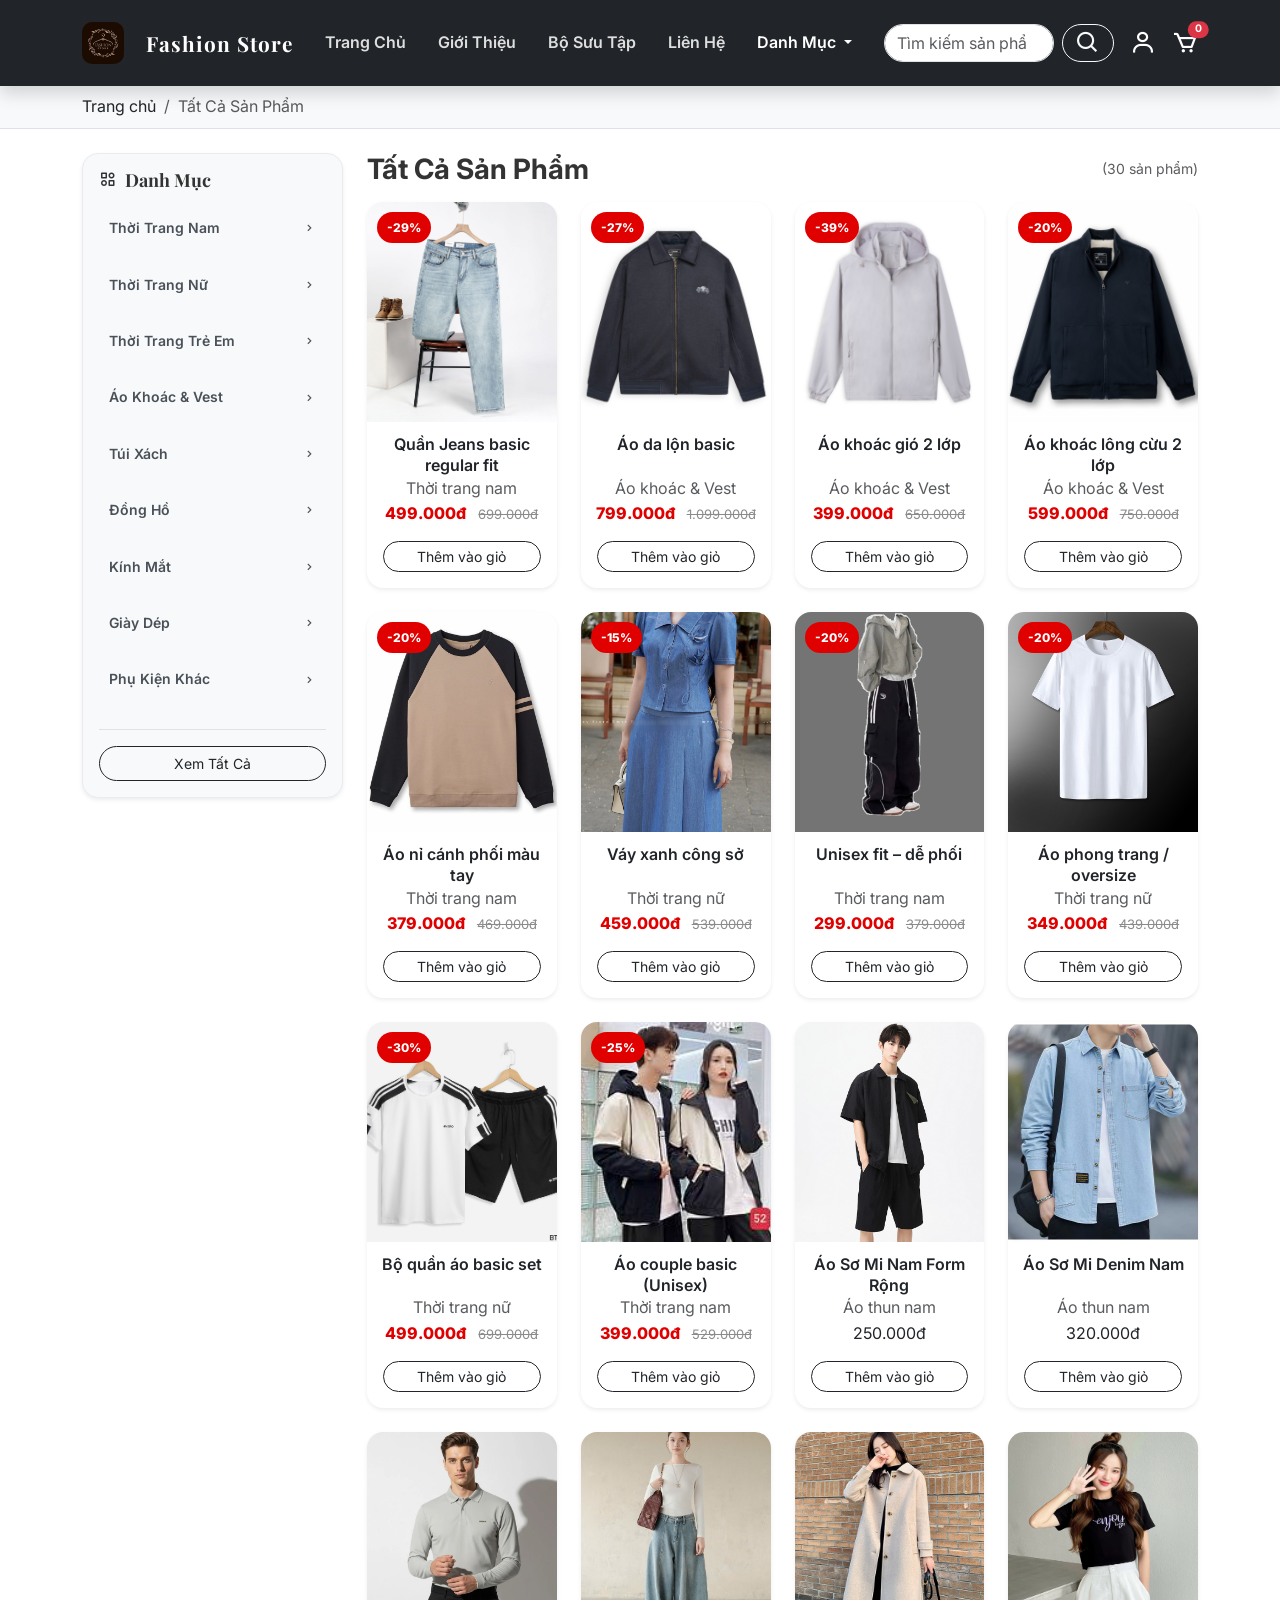
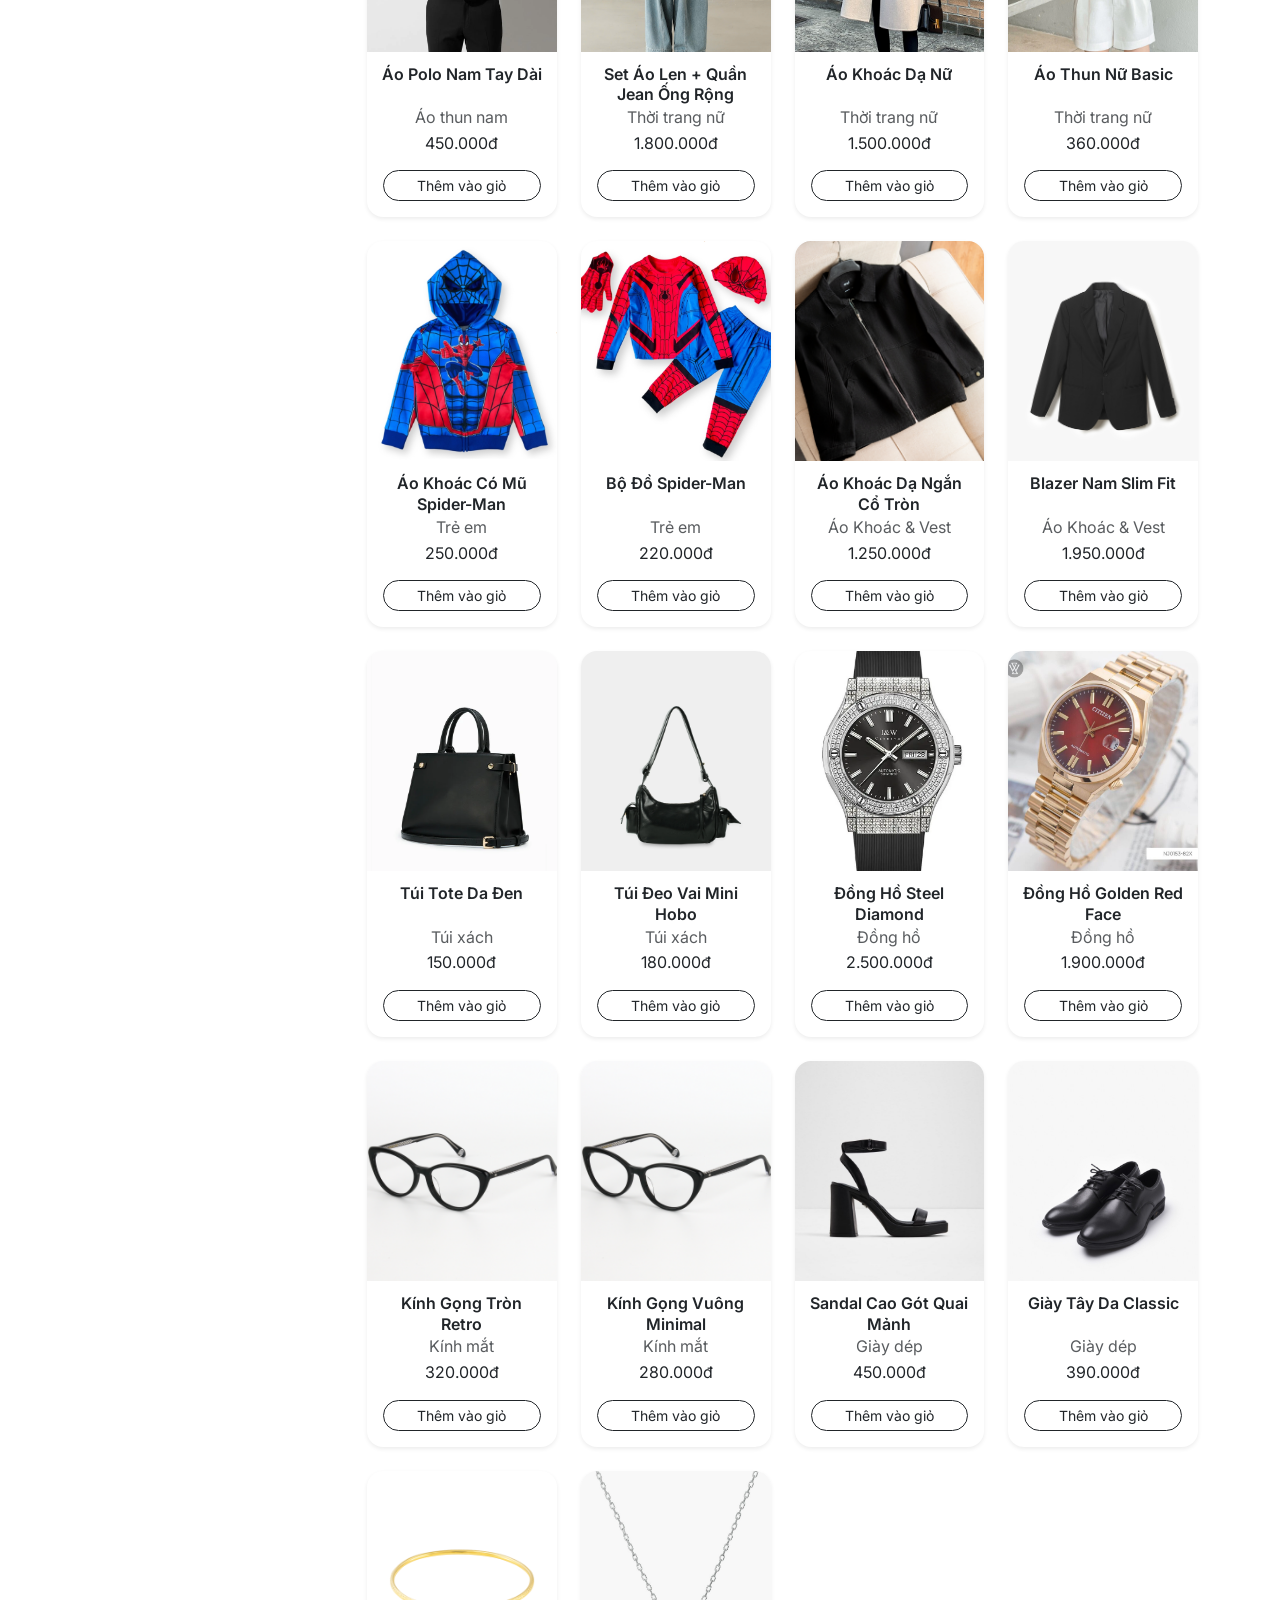
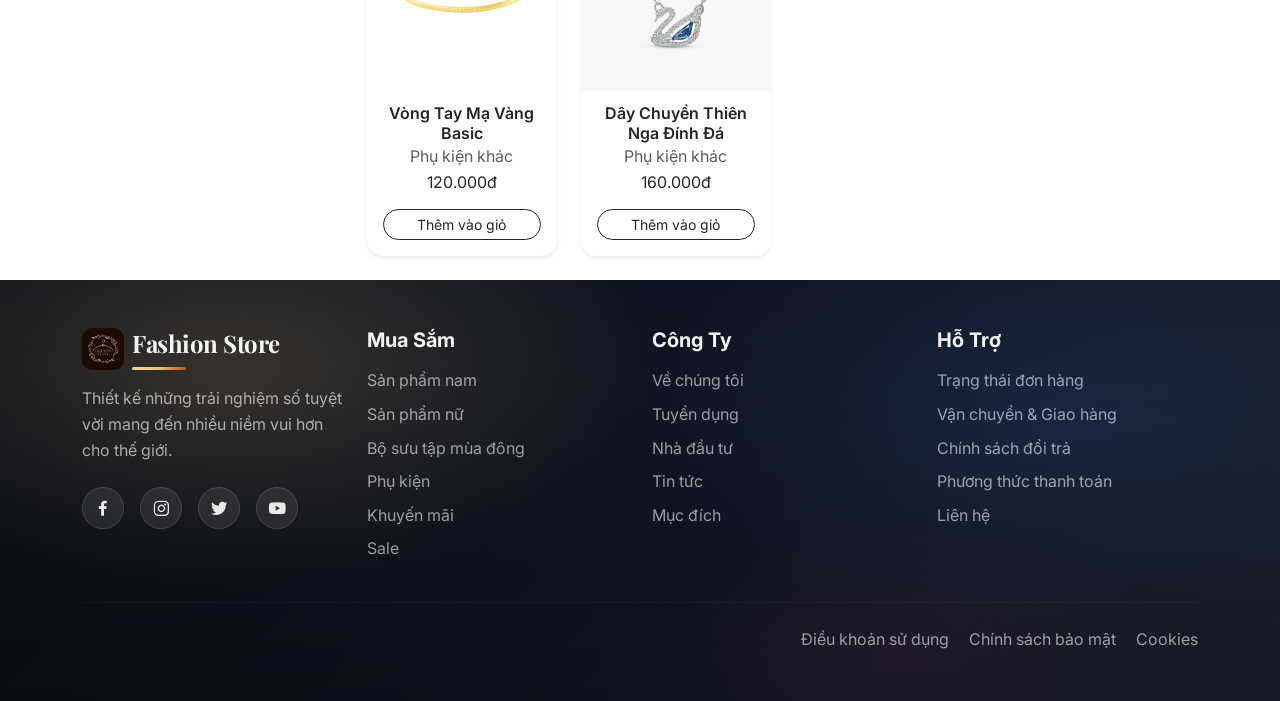
<file: DeTaiBanQuanAo/HTML/list.html>
<html lang="vi">
  <head>
    <meta charset="UTF-8" />
    <meta name="viewport" content="width=device-width, initial-scale=1.0" />
    <title>Danh mục sản phẩm - Fashion Store</title>

    <link
      href="https://cdn.jsdelivr.net/npm/bootstrap@5.3.3/dist/css/bootstrap.min.css"
      rel="stylesheet"
    />
    <link
      rel="stylesheet"
      href="https://cdn.jsdelivr.net/npm/bootstrap-icons@1.11.1/font/bootstrap-icons.css"
    />
    <link
      rel="stylesheet"
      href="https://cdn.jsdelivr.net/npm/bootstrap-icons@1.11.1/font/bootstrap-icons.css"
    />
    <link
      href="https://unpkg.com/boxicons@2.1.4/css/boxicons.min.css"
      rel="stylesheet"
    />
    <link
      href="https://fonts.googleapis.com/css2?family=Playfair+Display:wght@400;600;700&family=Inter:wght@300;400;500&display=swap"
      rel="stylesheet"
    />
    <link rel="stylesheet" href="../CSS/style.css" />
    <link rel="stylesheet" href="../CSS/list.css" />
    <script src="../JS/auth.js"></script>
  </head>

  <body>
    <nav
      class="navbar navbar-expand-lg navbar-dark bg-dark py-3 sticky-top shadow"
    >
      <div class="container">
        <a
          class="navbar-brand fw-bold brand-logo d-flex align-items-center gap-2"
          href="index.html"
          style="height: 54px"
        >
          <img
            src="../IMG/logo.jpg"
            alt="Fashion Store Logo"
            style="
              width: 42px;
              height: 42px;
              border-radius: 10px;
              object-fit: cover;
            "
          />
          <span>Fashion Store</span>
        </a>
        <button
          class="navbar-toggler"
          type="button"
          data-bs-toggle="collapse"
          data-bs-target="#mainNav"
          aria-controls="mainNav"
          aria-expanded="false"
          aria-label="Toggle navigation"
        >
          <span class="navbar-toggler-icon"></span>
        </button>

        <div class="collapse navbar-collapse" id="mainNav">
          <ul class="navbar-nav mx-auto mb-2 mb-lg-0">
            <li class="nav-item">
              <a class="nav-link px-3" href="../index.html">Trang Chủ</a>
            </li>
            <li class="nav-item">
              <a class="nav-link px-3" href="introduction.html">Giới Thiệu</a>
            </li>
            <li class="nav-item">
              <a class="nav-link px-3" href="collection.html">Bộ Sưu Tập</a>
            </li>
            <li class="nav-item">
              <a class="nav-link px-3" href="../HTML/list.html#lienhe"
                >Liên Hệ</a
              >
            </li>
            <li class="nav-item dropdown">
              <a
                class="nav-link dropdown-toggle px-3 active"
                href="#"
                role="button"
                data-bs-toggle="dropdown"
                aria-expanded="false"
              >
                Danh Mục
              </a>
              <ul class="dropdown-menu">
                <li>
                  <a
                    class="dropdown-item"
                    href="list.html?category=phu-kien-khac"
                    >Phụ Kiện</a
                  >
                </li>
                <li>
                  <a class="dropdown-item" href="promotion.html">Khuyến Mãi</a>
                </li>
                <li>
                  <hr class="dropdown-divider" />
                </li>
                <li>
                  <a class="dropdown-item" href="list.html">Tất Cả Sản Phẩm</a>
                </li>
              </ul>
            </li>
          </ul>

          <div class="d-flex gap-3 align-items-center text-white">
            <form
              class="d-flex ms-3"
              role="search"
              onsubmit="return searchProducts(event);"
            >
              <input
                class="form-control me-2 rounded-pill"
                type="search"
                placeholder="Tìm kiếm sản phẩm..."
                aria-label="Tìm kiếm"
                id="searchInput"
              />
              <button class="btn btn-outline-light rounded-pill" type="submit">
                <i class="bx bx-search"></i>
              </button>
            </form>

            <a
              id="user-link"
              href="#"
              class="text-white text-decoration-none"
              title="Tài khoản"
              data-bs-toggle="modal"
              data-bs-target="#authModal"
            >
              <i class="bx bx-user fs-5"></i>
            </a>

            <a
              id="hello-link"
              href="#"
              class="text-white text-decoration-none small d-none"
              data-bs-toggle="modal"
              data-bs-target="#authModal"
              title="Tài khoản"
            >
              Xin chào, <strong id="hello-name"></strong>
            </a>

            <a
              href="cart.html"
              class="text-white text-decoration-none position-relative"
              title="Giỏ hàng"
            >
              <i id="nav-cart-icon" class="bx bx-cart fs-5"></i>
              <span
                id="nav-cart-count"
                class="position-absolute top-0 start-100 translate-middle badge rounded-pill bg-danger cart-badge"
                >0</span
              >
            </a>
          </div>
        </div>
      </div>
    </nav>

    <div class="bg-light py-2 border-bottom">
      <div class="container">
        <nav aria-label="breadcrumb">
          <ol class="breadcrumb mb-0 small">
            <li class="breadcrumb-item">
              <a href="../index.html" class="text-decoration-none text-dark"
                >Trang chủ</a
              >
            </li>
            <li
              class="breadcrumb-item active"
              aria-current="page"
              id="breadcrumb-cat"
            >
              Danh mục sản phẩm
            </li>
          </ol>
        </nav>
      </div>
    </div>

    <section class="categories-slider-section py-4">
      <div class="container">
        <div class="row g-4">
          <div class="col-lg-3 col-md-4">
            <div class="categories-box bg-light rounded-4 p-4 shadow-sm h-100">
              <h4 class="fw-bold mb-4 category-title">
                <i class="bx bx-category-alt me-2"></i>Danh Mục
              </h4>

              <ul class="category-list list-unstyled">
                <li class="category-item mb-2">
                  <a
                    href="list.html?category=nam"
                    class="d-flex align-items-center justify-content-between text-decoration-none"
                  >
                    <span>Thời Trang Nam</span
                    ><i class="bx bx-chevron-right"></i>
                  </a>
                </li>
                <li class="category-item mb-2">
                  <a
                    href="list.html?category=nu"
                    class="d-flex align-items-center justify-content-between text-decoration-none"
                  >
                    <span>Thời Trang Nữ</span
                    ><i class="bx bx-chevron-right"></i>
                  </a>
                </li>
                <li class="category-item mb-2">
                  <a
                    href="list.html?category=tre-em"
                    class="d-flex align-items-center justify-content-between text-decoration-none"
                  >
                    <span>Thời Trang Trẻ Em</span
                    ><i class="bx bx-chevron-right"></i>
                  </a>
                </li>
                <li class="category-item mb-2">
                  <a
                    href="list.html?category=ao-khoac-vest"
                    class="d-flex align-items-center justify-content-between text-decoration-none"
                  >
                    <span>Áo Khoác &amp; Vest</span
                    ><i class="bx bx-chevron-right"></i>
                  </a>
                </li>
                <li class="category-item mb-2">
                  <a
                    href="list.html?category=tui-xach"
                    class="d-flex align-items-center justify-content-between text-decoration-none"
                  >
                    <span>Túi Xách</span><i class="bx bx-chevron-right"></i>
                  </a>
                </li>
                <li class="category-item mb-2">
                  <a
                    href="list.html?category=dong-ho"
                    class="d-flex align-items-center justify-content-between text-decoration-none"
                  >
                    <span>Đồng Hồ</span><i class="bx bx-chevron-right"></i>
                  </a>
                </li>
                <li class="category-item mb-2">
                  <a
                    href="list.html?category=kinh-mat"
                    class="d-flex align-items-center justify-content-between text-decoration-none"
                  >
                    <span>Kính Mắt</span><i class="bx bx-chevron-right"></i>
                  </a>
                </li>
                <li class="category-item mb-2">
                  <a
                    href="list.html?category=giay-dep"
                    class="d-flex align-items-center justify-content-between text-decoration-none"
                  >
                    <span>Giày Dép</span><i class="bx bx-chevron-right"></i>
                  </a>
                </li>
                <li class="category-item mb-2">
                  <a
                    href="list.html?category=phu-kien-khac"
                    class="d-flex align-items-center justify-content-between text-decoration-none"
                  >
                    <span>Phụ Kiện Khác</span
                    ><i class="bx bx-chevron-right"></i>
                  </a>
                </li>
              </ul>

              <div class="mt-4 pt-3 border-top">
                <a
                  href="list.html"
                  class="btn btn-outline-dark btn-sm w-100 rounded-pill"
                  >Xem Tất Cả</a
                >
              </div>
            </div>
          </div>

          <div class="col-lg-9 col-md-8 section-all-product">
            <div class="d-flex justify-content-between align-items-center mb-3">
              <h3 class="fw-bold mb-0" id="list-page-title">Tất Cả Sản Phẩm</h3>
              <span class="text-muted small" id="product-count-label"></span>
            </div>

            <div class="row g-4 my-r" id="product-grid">
              <div
                class="col-lg-3 col-md-6 col-sm-6 product-item"
                data-category="nam"
              >
                <div
                  class="thumbnail card border-0 h-100 shadow-sm rounded-4 overflow-hidden"
                >
                  <a
                    href="productdetails.html"
                    onclick="
                      goToDetail(
                        301,
                        'Quần Jeans basic regular fit',
                        499000,
                        '../IMG/Jeansbasicregularfit.png',
                        'Thời trang nam',
                      )
                    "
                    class="text-decoration-none text-dark"
                  >
                    <div class="product-thumb-wrap">
                      <span class="discount-badge">-29%</span>
                      <img
                        src="../IMG/Jeansbasicregularfit.png"
                        alt="Quần Jeans basic regular fit"
                      />
                    </div>
                    <div class="caption text-center">
                      <div class="proName">Quần Jeans basic regular fit</div>
                      <div class="proList text-muted">Thời trang nam</div>
                      <div class="proPrice">
                        <span class="price-new">499.000đ</span>
                        <span class="price-old">699.000đ</span>
                      </div>
                    </div>
                  </a>
                  <div class="px-3 pb-3">
                    <button
                      type="button"
                      class="btn btn-outline-dark btn-sm w-100 mt-2 rounded-pill"
                      onclick="
                        addToCart(
                          301,
                          'Quần Jeans basic regular fit',
                          499000,
                          '../IMG/Jeansbasicregularfit.png',
                          this,
                        )
                      "
                    >
                      Thêm vào giỏ
                    </button>
                  </div>
                </div>
              </div>

              <div
                class="col-lg-3 col-md-6 col-sm-6 product-item"
                data-category="ao-khoac-vest"
              >
                <div
                  class="thumbnail card border-0 h-100 shadow-sm rounded-4 overflow-hidden"
                >
                  <a
                    href="productdetails.html"
                    onclick="
                      goToDetail(
                        302,
                        'Áo da lộn basic',
                        799000,
                        '../IMG/dalonbasic.png',
                        'Áo khoác & Vest',
                      )
                    "
                    class="text-decoration-none text-dark"
                  >
                    <div class="product-thumb-wrap">
                      <span class="discount-badge">-27%</span>
                      <img src="../IMG/dalonbasic.png" alt="Áo da lộn basic" />
                    </div>
                    <div class="caption text-center">
                      <div class="proName">Áo da lộn basic</div>
                      <div class="proList text-muted">Áo khoác &amp; Vest</div>
                      <div class="proPrice">
                        <span class="price-new">799.000đ</span>
                        <span class="price-old">1.099.000đ</span>
                      </div>
                    </div>
                  </a>
                  <div class="px-3 pb-3">
                    <button
                      type="button"
                      class="btn btn-outline-dark btn-sm w-100 mt-2 rounded-pill"
                      onclick="
                        addToCart(
                          302,
                          'Áo da lộn basic',
                          799000,
                          '../IMG/dalonbasic.png',
                          this,
                        )
                      "
                    >
                      Thêm vào giỏ
                    </button>
                  </div>
                </div>
              </div>

              <div
                class="col-lg-3 col-md-6 col-sm-6 product-item"
                data-category="ao-khoac-vest"
              >
                <div
                  class="thumbnail card border-0 h-100 shadow-sm rounded-4 overflow-hidden"
                >
                  <a
                    href="productdetails.html"
                    onclick="
                      goToDetail(
                        303,
                        'Áo khoác gió 2 lớp',
                        399000,
                        '../IMG/aokhoacgio2lop.png',
                        'Áo khoác & Vest',
                      )
                    "
                    class="text-decoration-none text-dark"
                  >
                    <div class="product-thumb-wrap">
                      <span class="discount-badge">-39%</span>
                      <img
                        src="../IMG/aokhoacgio2lop.png"
                        alt="Áo khoác gió 2 lớp"
                      />
                    </div>
                    <div class="caption text-center">
                      <div class="proName">Áo khoác gió 2 lớp</div>
                      <div class="proList text-muted">Áo khoác &amp; Vest</div>
                      <div class="proPrice">
                        <span class="price-new">399.000đ</span>
                        <span class="price-old">650.000đ</span>
                      </div>
                    </div>
                  </a>
                  <div class="px-3 pb-3">
                    <button
                      type="button"
                      class="btn btn-outline-dark btn-sm w-100 mt-2 rounded-pill"
                      onclick="
                        addToCart(
                          303,
                          'Áo khoác gió 2 lớp',
                          399000,
                          '../IMG/aokhoacgio2lop.png',
                          this,
                        )
                      "
                    >
                      Thêm vào giỏ
                    </button>
                  </div>
                </div>
              </div>

              <div
                class="col-lg-3 col-md-6 col-sm-6 product-item"
                data-category="ao-khoac-vest"
              >
                <div
                  class="thumbnail card border-0 h-100 shadow-sm rounded-4 overflow-hidden"
                >
                  <a
                    href="productdetails.html"
                    onclick="
                      goToDetail(
                        304,
                        'Áo khoác lông cừu 2 lớp',
                        599000,
                        '../IMG/aohoaclongcuu2lop.png',
                        'Áo khoác & Vest',
                      )
                    "
                    class="text-decoration-none text-dark"
                  >
                    <div class="product-thumb-wrap">
                      <span class="discount-badge">-20%</span>
                      <img
                        src="../IMG/aohoaclongcuu2lop.png"
                        alt="Áo khoác lông cừu 2 lớp"
                      />
                    </div>
                    <div class="caption text-center">
                      <div class="proName">Áo khoác lông cừu 2 lớp</div>
                      <div class="proList text-muted">Áo khoác &amp; Vest</div>
                      <div class="proPrice">
                        <span class="price-new">599.000đ</span>
                        <span class="price-old">750.000đ</span>
                      </div>
                    </div>
                  </a>
                  <div class="px-3 pb-3">
                    <button
                      type="button"
                      class="btn btn-outline-dark btn-sm w-100 mt-2 rounded-pill"
                      onclick="
                        addToCart(
                          304,
                          'Áo khoác lông cừu 2 lớp',
                          599000,
                          '../IMG/aohoaclongcuu2lop.png',
                          this,
                        )
                      "
                    >
                      Thêm vào giỏ
                    </button>
                  </div>
                </div>
              </div>

              <div
                class="col-lg-3 col-md-6 col-sm-6 product-item"
                data-category="nam"
              >
                <div
                  class="thumbnail card border-0 h-100 shadow-sm rounded-4 overflow-hidden"
                >
                  <a
                    href="productdetails.html"
                    onclick="
                      goToDetail(
                        305,
                        'Áo nỉ cánh phối màu tay',
                        379000,
                        '../IMG/aonicanphoimautay.png',
                        'Thời trang nam',
                      )
                    "
                    class="text-decoration-none text-dark"
                  >
                    <div class="product-thumb-wrap">
                      <span class="discount-badge">-20%</span>
                      <img
                        src="../IMG/aonicanphoimautay.png"
                        alt="Áo nỉ cánh phối màu tay"
                      />
                    </div>
                    <div class="caption text-center">
                      <div class="proName">Áo nỉ cánh phối màu tay</div>
                      <div class="proList text-muted">Thời trang nam</div>
                      <div class="proPrice">
                        <span class="price-new">379.000đ</span>
                        <span class="price-old">469.000đ</span>
                      </div>
                    </div>
                  </a>
                  <div class="px-3 pb-3">
                    <button
                      type="button"
                      class="btn btn-outline-dark btn-sm w-100 mt-2 rounded-pill"
                      onclick="
                        addToCart(
                          305,
                          'Áo nỉ cánh phối màu tay',
                          379000,
                          '../IMG/aonicanphoimautay.png',
                          this,
                        )
                      "
                    >
                      Thêm vào giỏ
                    </button>
                  </div>
                </div>
              </div>

              <div
                class="col-lg-3 col-md-6 col-sm-6 product-item"
                data-category="nu"
              >
                <div
                  class="thumbnail card border-0 h-100 shadow-sm rounded-4 overflow-hidden"
                >
                  <a
                    href="productdetails.html"
                    onclick="
                      goToDetail(
                        306,
                        'Váy xanh công sở',
                        459000,
                        '../IMG/vayxanhcongso.png',
                        'Thời trang nữ',
                      )
                    "
                    class="text-decoration-none text-dark"
                  >
                    <div class="product-thumb-wrap">
                      <span class="discount-badge">-15%</span>
                      <img
                        src="../IMG/vayxanhcongso.png"
                        alt="Váy xanh công sở"
                      />
                    </div>
                    <div class="caption text-center">
                      <div class="proName">Váy xanh công sở</div>
                      <div class="proList text-muted">Thời trang nữ</div>
                      <div class="proPrice">
                        <span class="price-new">459.000đ</span>
                        <span class="price-old">539.000đ</span>
                      </div>
                    </div>
                  </a>
                  <div class="px-3 pb-3">
                    <button
                      type="button"
                      class="btn btn-outline-dark btn-sm w-100 mt-2 rounded-pill"
                      onclick="
                        addToCart(
                          306,
                          'Váy xanh công sở',
                          459000,
                          '../IMG/vayxanhcongso.png',
                          this,
                        )
                      "
                    >
                      Thêm vào giỏ
                    </button>
                  </div>
                </div>
              </div>

              <div
                class="col-lg-3 col-md-6 col-sm-6 product-item"
                data-category="nam"
              >
                <div
                  class="thumbnail card border-0 h-100 shadow-sm rounded-4 overflow-hidden"
                >
                  <a
                    href="productdetails.html"
                    onclick="
                      goToDetail(
                        307,
                        'Unisex fit – dễ phối',
                        299000,
                        '../IMG/unisex.png',
                        'Thời trang nam',
                      )
                    "
                    class="text-decoration-none text-dark"
                  >
                    <div class="product-thumb-wrap">
                      <span class="discount-badge">-20%</span>
                      <img src="../IMG/unisex.png" alt="Unisex fit – dễ phối" />
                    </div>
                    <div class="caption text-center">
                      <div class="proName">Unisex fit – dễ phối</div>
                      <div class="proList text-muted">Thời trang nam</div>
                      <div class="proPrice">
                        <span class="price-new">299.000đ</span>
                        <span class="price-old">379.000đ</span>
                      </div>
                    </div>
                  </a>
                  <div class="px-3 pb-3">
                    <button
                      type="button"
                      class="btn btn-outline-dark btn-sm w-100 mt-2 rounded-pill"
                      onclick="
                        addToCart(
                          307,
                          'Unisex fit – dễ phối',
                          299000,
                          '../IMG/unisex.png',
                          this,
                        )
                      "
                    >
                      Thêm vào giỏ
                    </button>
                  </div>
                </div>
              </div>

              <div
                class="col-lg-3 col-md-6 col-sm-6 product-item"
                data-category="nu"
              >
                <div
                  class="thumbnail card border-0 h-100 shadow-sm rounded-4 overflow-hidden"
                >
                  <a
                    href="productdetails.html"
                    onclick="
                      goToDetail(
                        308,
                        'Áo phông trắng / oversize',
                        349000,
                        '../IMG/aophongtrang.png',
                        'Thời trang nữ',
                      )
                    "
                    class="text-decoration-none text-dark"
                  >
                    <div class="product-thumb-wrap">
                      <span class="discount-badge">-20%</span>
                      <img
                        src="../IMG/aophongtrang.png"
                        alt="Áo phông trắng / oversize"
                      />
                    </div>
                    <div class="caption text-center">
                      <div class="proName">Áo phong trang / oversize</div>
                      <div class="proList text-muted">Thời trang nữ</div>
                      <div class="proPrice">
                        <span class="price-new">349.000đ</span>
                        <span class="price-old">439.000đ</span>
                      </div>
                    </div>
                  </a>
                  <div class="px-3 pb-3">
                    <button
                      type="button"
                      class="btn btn-outline-dark btn-sm w-100 mt-2 rounded-pill"
                      onclick="
                        addToCart(
                          308,
                          'Áo phong trang / oversize',
                          349000,
                          '../IMG/anhphongtrang.png',
                          this,
                        )
                      "
                    >
                      Thêm vào giỏ
                    </button>
                  </div>
                </div>
              </div>

              <div
                class="col-lg-3 col-md-6 col-sm-6 product-item"
                data-category="nu"
              >
                <div
                  class="thumbnail card border-0 h-100 shadow-sm rounded-4 overflow-hidden"
                >
                  <a
                    href="productdetails.html"
                    onclick="
                      goToDetail(
                        309,
                        'Bộ quần áo basic set',
                        499000,
                        '../IMG/boquanao.png',
                        'Thời trang nữ',
                      )
                    "
                    class="text-decoration-none text-dark"
                  >
                    <div class="product-thumb-wrap">
                      <span class="discount-badge">-30%</span>
                      <img
                        src="../IMG/boquanao.png"
                        alt="Bộ quần áo basic set"
                      />
                    </div>
                    <div class="caption text-center">
                      <div class="proName">Bộ quần áo basic set</div>
                      <div class="proList text-muted">Thời trang nữ</div>
                      <div class="proPrice">
                        <span class="price-new">499.000đ</span>
                        <span class="price-old">699.000đ</span>
                      </div>
                    </div>
                  </a>
                  <div class="px-3 pb-3">
                    <button
                      type="button"
                      class="btn btn-outline-dark btn-sm w-100 mt-2 rounded-pill"
                      onclick="
                        addToCart(
                          309,
                          'Bộ quần áo basic set',
                          499000,
                          '../IMG/boquanao.png',
                          this,
                        )
                      "
                    >
                      Thêm vào giỏ
                    </button>
                  </div>
                </div>
              </div>

              <div
                class="col-lg-3 col-md-6 col-sm-6 product-item"
                data-category="nam"
              >
                <div
                  class="thumbnail card border-0 h-100 shadow-sm rounded-4 overflow-hidden"
                >
                  <a
                    href="productdetails.html"
                    onclick="
                      goToDetail(
                        310,
                        'Áo couple basic (Unisex)',
                        399000,
                        '../IMG/anhcouple.png',
                        'Thời trang nam',
                      )
                    "
                    class="text-decoration-none text-dark"
                  >
                    <div class="product-thumb-wrap">
                      <span class="discount-badge">-25%</span>
                      <img
                        src="../IMG/anhcouple.png"
                        alt="Áo couple basic (Unisex)"
                      />
                    </div>
                    <div class="caption text-center">
                      <div class="proName">Áo couple basic (Unisex)</div>
                      <div class="proList text-muted">Thời trang nam</div>
                      <div class="proPrice">
                        <span class="price-new">399.000đ</span>
                        <span class="price-old">529.000đ</span>
                      </div>
                    </div>
                  </a>
                  <div class="px-3 pb-3">
                    <button
                      type="button"
                      class="btn btn-outline-dark btn-sm w-100 mt-2 rounded-pill"
                      onclick="
                        addToCart(
                          310,
                          'Áo couple basic (Unisex)',
                          399000,
                          '../IMG/anhcouple.jpg',
                          this,
                        )
                      "
                    >
                      Thêm vào giỏ
                    </button>
                  </div>
                </div>
              </div>

              <div
                class="col-lg-3 col-md-6 col-sm-6 product-item"
                data-category="nam"
              >
                <div
                  class="thumbnail card border-0 h-100 shadow-sm rounded-4 overflow-hidden"
                >
                  <a
                    href="productdetails.html"
                    onclick="
                      goToDetail(
                        201,
                        'Áo Sơ Mi Nam Form Rộng',
                        250000,
                        '../IMG/thoitrang1.png',
                        'Áo thun nam',
                      )
                    "
                    class="text-decoration-none text-dark"
                  >
                    <img
                      src="../IMG/thoitrang1.png"
                      alt="Áo Sơ Mi Nam Form Rộng"
                    />
                    <div class="caption text-center">
                      <div class="proName">Áo Sơ Mi Nam Form Rộng</div>
                      <div class="proList text-muted">Áo thun nam</div>
                      <div class="proPrice">
                        <span class="afterDis">250.000đ</span>
                      </div>
                    </div>
                  </a>
                  <div class="px-3 pb-3">
                    <button
                      type="button"
                      class="btn btn-outline-dark btn-sm w-100 mt-2 rounded-pill"
                      onclick="
                        addToCart(
                          201,
                          'Áo Sơ Mi Nam Form Rộng',
                          250000,
                          '../IMG/thoitrang1.png',
                          this,
                        )
                      "
                    >
                      Thêm vào giỏ
                    </button>
                  </div>
                </div>
              </div>

              <div
                class="col-lg-3 col-md-6 col-sm-6 product-item"
                data-category="nam"
              >
                <div
                  class="thumbnail card border-0 h-100 shadow-sm rounded-4 overflow-hidden"
                >
                  <a
                    href="productdetails.html"
                    onclick="
                      goToDetail(
                        202,
                        'Áo Sơ Mi Denim Nam',
                        320000,
                        '../IMG/thoitrang2.png',
                        'Áo thun nam',
                      )
                    "
                    class="text-decoration-none text-dark"
                  >
                    <img src="../IMG/thoitrang2.png" alt="Áo Sơ Mi Denim Nam" />
                    <div class="caption text-center">
                      <div class="proName">Áo Sơ Mi Denim Nam</div>
                      <div class="proList text-muted">Áo thun nam</div>
                      <div class="proPrice">
                        <span class="afterDis">320.000đ</span>
                      </div>
                    </div>
                  </a>
                  <div class="px-3 pb-3">
                    <button
                      type="button"
                      class="btn btn-outline-dark btn-sm w-100 mt-2 rounded-pill"
                      onclick="
                        addToCart(
                          202,
                          'Áo Sơ Mi Denim Nam',
                          320000,
                          '../IMG/thoitrang2.png',
                          this,
                        )
                      "
                    >
                      Thêm vào giỏ
                    </button>
                  </div>
                </div>
              </div>

              <div
                class="col-lg-3 col-md-6 col-sm-6 product-item"
                data-category="nam"
              >
                <div
                  class="thumbnail card border-0 h-100 shadow-sm rounded-4 overflow-hidden"
                >
                  <a
                    href="productdetails.html"
                    onclick="
                      goToDetail(
                        203,
                        'Áo Polo Nam Tay Dài',
                        450000,
                        '../IMG/thoitrang3.png',
                        'Áo thun nam',
                      )
                    "
                    class="text-decoration-none text-dark"
                  >
                    <img
                      src="../IMG/thoitrang3.png"
                      alt="Áo Polo Nam Tay Dài"
                    />
                    <div class="caption text-center">
                      <div class="proName">Áo Polo Nam Tay Dài</div>
                      <div class="proList text-muted">Áo thun nam</div>
                      <div class="proPrice">
                        <span class="afterDis">450.000đ</span>
                      </div>
                    </div>
                  </a>
                  <div class="px-3 pb-3">
                    <button
                      type="button"
                      class="btn btn-outline-dark btn-sm w-100 mt-2 rounded-pill"
                      onclick="
                        addToCart(
                          203,
                          'Áo Polo Nam Tay Dài',
                          450000,
                          '../IMG/thoitrang3.png',
                          this,
                        )
                      "
                    >
                      Thêm vào giỏ
                    </button>
                  </div>
                </div>
              </div>

              <div
                class="col-lg-3 col-md-6 col-sm-6 product-item"
                data-category="nu"
              >
                <div
                  class="thumbnail card border-0 h-100 shadow-sm rounded-4 overflow-hidden"
                >
                  <a
                    href="productdetails.html"
                    onclick="
                      goToDetail(
                        204,
                        'Set Áo Len + Quần Jean Ống Rộng',
                        1800000,
                        '../IMG/CandyTopRR25AT31.webp',
                        'Thời trang nữ',
                      )
                    "
                    class="text-decoration-none text-dark"
                  >
                    <img
                      src="../IMG/CandyTopRR25AT31.webp"
                      alt="Set Áo Len + Quần Jean Ống Rộng"
                    />
                    <div class="caption text-center">
                      <div class="proName">Set Áo Len + Quần Jean Ống Rộng</div>
                      <div class="proList text-muted">Thời trang nữ</div>
                      <div class="proPrice">
                        <span class="afterDis">1.800.000đ</span>
                      </div>
                    </div>
                  </a>
                  <div class="px-3 pb-3">
                    <button
                      type="button"
                      class="btn btn-outline-dark btn-sm w-100 mt-2 rounded-pill"
                      onclick="
                        addToCart(
                          204,
                          'Set Áo Len + Quần Jean Ống Rộng',
                          1800000,
                          '../IMG/CandyTopRR25AT31.webp',
                          this,
                        )
                      "
                    >
                      Thêm vào giỏ
                    </button>
                  </div>
                </div>
              </div>

              <div
                class="col-lg-3 col-md-6 col-sm-6 product-item"
                data-category="nu"
              >
                <div
                  class="thumbnail card border-0 h-100 shadow-sm rounded-4 overflow-hidden"
                >
                  <a
                    href="productdetails.html"
                    onclick="
                      goToDetail(
                        205,
                        'Áo Khoác Dạ Nữ',
                        1500000,
                        '../IMG/aodanu.png',
                        'Thời trang nữ',
                      )
                    "
                    class="text-decoration-none text-dark"
                  >
                    <img src="../IMG/aodanu.png" alt="Áo Khoác Dạ Nữ" />
                    <div class="caption text-center">
                      <div class="proName">Áo Khoác Dạ Nữ</div>
                      <div class="proList text-muted">Thời trang nữ</div>
                      <div class="proPrice">
                        <span class="afterDis">1.500.000đ</span>
                      </div>
                    </div>
                  </a>
                  <div class="px-3 pb-3">
                    <button
                      type="button"
                      class="btn btn-outline-dark btn-sm w-100 mt-2 rounded-pill"
                      onclick="
                        addToCart(
                          205,
                          'Áo Khoác Dạ Nữ',
                          1500000,
                          '../IMG/aodanu.png',
                          this,
                        )
                      "
                    >
                      Thêm vào giỏ
                    </button>
                  </div>
                </div>
              </div>

              <div
                class="col-lg-3 col-md-6 col-sm-6 product-item"
                data-category="nu"
              >
                <div
                  class="thumbnail card border-0 h-100 shadow-sm rounded-4 overflow-hidden"
                >
                  <a
                    href="productdetails.html"
                    onclick="
                      goToDetail(
                        220,
                        'Áo Thun Nữ Basic',
                        360000,
                        '../IMG/aothunnu.png',
                        'Thời trang nữ',
                      )
                    "
                    class="text-decoration-none text-dark"
                  >
                    <img src="../IMG/aothunnu.png" alt="Áo Thun Nữ Basic" />
                    <div class="caption text-center">
                      <div class="proName">Áo Thun Nữ Basic</div>
                      <div class="proList text-muted">Thời trang nữ</div>
                      <div class="proPrice">
                        <span class="afterDis">360.000đ</span>
                      </div>
                    </div>
                  </a>
                  <div class="px-3 pb-3">
                    <button
                      type="button"
                      class="btn btn-outline-dark btn-sm w-100 mt-2 rounded-pill"
                      onclick="
                        addToCart(
                          220,
                          'Áo Thun Nữ Basic',
                          360000,
                          '../IMG/aothunnu.png',
                          this,
                        )
                      "
                    >
                      Thêm vào giỏ
                    </button>
                  </div>
                </div>
              </div>

              <div
                class="col-lg-3 col-md-6 col-sm-6 product-item"
                data-category="tre-em"
              >
                <div
                  class="thumbnail card border-0 h-100 shadow-sm rounded-4 overflow-hidden"
                >
                  <a
                    href="productdetails.html"
                    onclick="
                      goToDetail(
                        206,
                        'Áo Khoác Có Mũ Spider-Man',
                        250000,
                        '../IMG/nguoinhen.png',
                        'Trẻ em',
                      )
                    "
                    class="text-decoration-none text-dark"
                  >
                    <img
                      src="../IMG/nguoinhen.png"
                      alt="Áo Khoác Có Mũ Spider-Man"
                    />
                    <div class="caption text-center">
                      <div class="proName">Áo Khoác Có Mũ Spider-Man</div>
                      <div class="proList text-muted">Trẻ em</div>
                      <div class="proPrice">
                        <span class="afterDis">250.000đ</span>
                      </div>
                    </div>
                  </a>
                  <div class="px-3 pb-3">
                    <button
                      type="button"
                      class="btn btn-outline-dark btn-sm w-100 mt-2 rounded-pill"
                      onclick="
                        addToCart(
                          206,
                          'Áo Khoác Có Mũ Spider-Man',
                          250000,
                          '../IMG/nguoinhen.png',
                          this,
                        )
                      "
                    >
                      Thêm vào giỏ
                    </button>
                  </div>
                </div>
              </div>

              <div
                class="col-lg-3 col-md-6 col-sm-6 product-item"
                data-category="tre-em"
              >
                <div
                  class="thumbnail card border-0 h-100 shadow-sm rounded-4 overflow-hidden"
                >
                  <a
                    href="productdetails.html"
                    onclick="
                      goToDetail(
                        207,
                        'Bộ Đồ Spider-Man',
                        220000,
                        '../IMG/nguoinhen1.png',
                        'Trẻ em',
                      )
                    "
                    class="text-decoration-none text-dark"
                  >
                    <img src="../IMG/nguoinhen1.png" alt="Bộ Đồ Spider-Man" />
                    <div class="caption text-center">
                      <div class="proName">Bộ Đồ Spider-Man</div>
                      <div class="proList text-muted">Trẻ em</div>
                      <div class="proPrice">
                        <span class="afterDis">220.000đ</span>
                      </div>
                    </div>
                  </a>
                  <div class="px-3 pb-3">
                    <button
                      type="button"
                      class="btn btn-outline-dark btn-sm w-100 mt-2 rounded-pill"
                      onclick="
                        addToCart(
                          207,
                          'Bộ Đồ Spider-Man',
                          220000,
                          '../IMG/nguoinhen1.png',
                          this,
                        )
                      "
                    >
                      Thêm vào giỏ
                    </button>
                  </div>
                </div>
              </div>

              <div
                class="col-lg-3 col-md-6 col-sm-6 product-item"
                data-category="ao-khoac-vest"
              >
                <div
                  class="thumbnail card border-0 h-100 shadow-sm rounded-4 overflow-hidden"
                >
                  <a
                    href="productdetails.html"
                    onclick="
                      goToDetail(
                        208,
                        'Áo Khoác Dạ Ngắn Cổ Tròn',
                        1250000,
                        '../IMG/BlackFormRegularAK076.png',
                        'Áo Khoác & Vest',
                      )
                    "
                    class="text-decoration-none text-dark"
                  >
                    <img
                      src="../IMG/BlackFormRegularAK076.png"
                      alt="Áo Khoác Dạ Ngắn Cổ Tròn"
                    />
                    <div class="caption text-center">
                      <div class="proName">Áo Khoác Dạ Ngắn Cổ Tròn</div>
                      <div class="proList text-muted">Áo Khoác &amp; Vest</div>
                      <div class="proPrice">
                        <span class="afterDis">1.250.000đ</span>
                      </div>
                    </div>
                  </a>
                  <div class="px-3 pb-3">
                    <button
                      type="button"
                      class="btn btn-outline-dark btn-sm w-100 mt-2 rounded-pill"
                      onclick="
                        addToCart(
                          208,
                          'Áo Khoác Dạ Ngắn Cổ Tròn',
                          1250000,
                          '../IMG/BlackFormRegularAK076.png',
                          this,
                        )
                      "
                    >
                      Thêm vào giỏ
                    </button>
                  </div>
                </div>
              </div>

              <div
                class="col-lg-3 col-md-6 col-sm-6 product-item"
                data-category="ao-khoac-vest"
              >
                <div
                  class="thumbnail card border-0 h-100 shadow-sm rounded-4 overflow-hidden"
                >
                  <a
                    href="productdetails.html"
                    onclick="
                      goToDetail(
                        209,
                        'Blazer Nam Slim Fit',
                        1950000,
                        '../IMG/vest.png',
                        'Áo Khoác & Vest',
                      )
                    "
                    class="text-decoration-none text-dark"
                  >
                    <img src="../IMG/vest.png" alt="Blazer Nam Slim Fit" />
                    <div class="caption text-center">
                      <div class="proName">Blazer Nam Slim Fit</div>
                      <div class="proList text-muted">Áo Khoác &amp; Vest</div>
                      <div class="proPrice">
                        <span class="afterDis">1.950.000đ</span>
                      </div>
                    </div>
                  </a>
                  <div class="px-3 pb-3">
                    <button
                      type="button"
                      class="btn btn-outline-dark btn-sm w-100 mt-2 rounded-pill"
                      onclick="
                        addToCart(
                          209,
                          'Blazer Nam Slim Fit',
                          1950000,
                          '../IMG/vest.png',
                          this,
                        )
                      "
                    >
                      Thêm vào giỏ
                    </button>
                  </div>
                </div>
              </div>

              <div
                class="col-lg-3 col-md-6 col-sm-6 product-item"
                data-category="tui-xach"
              >
                <div
                  class="thumbnail card border-0 h-100 shadow-sm rounded-4 overflow-hidden"
                >
                  <a
                    href="productdetails.html"
                    onclick="
                      goToDetail(
                        210,
                        'Túi Tote Da Đen',
                        150000,
                        '../IMG/FinenessReEditTopL.webp',
                        'Túi xách',
                      )
                    "
                    class="text-decoration-none text-dark"
                  >
                    <img
                      src="../IMG/FinenessReEditTopL.webp"
                      alt="Túi Tote Da Đen"
                    />
                    <div class="caption text-center">
                      <div class="proName">Túi Tote Da Đen</div>
                      <div class="proList text-muted">Túi xách</div>
                      <div class="proPrice">
                        <span class="afterDis">150.000đ</span>
                      </div>
                    </div>
                  </a>
                  <div class="px-3 pb-3">
                    <button
                      type="button"
                      class="btn btn-outline-dark btn-sm w-100 mt-2 rounded-pill"
                      onclick="
                        addToCart(
                          210,
                          'Túi Tote Da Đen',
                          150000,
                          '../IMG/FinenessReEditTopL.webp',
                          this,
                        )
                      "
                    >
                      Thêm vào giỏ
                    </button>
                  </div>
                </div>
              </div>

              <div
                class="col-lg-3 col-md-6 col-sm-6 product-item"
                data-category="tui-xach"
              >
                <div
                  class="thumbnail card border-0 h-100 shadow-sm rounded-4 overflow-hidden"
                >
                  <a
                    href="productdetails.html"
                    onclick="
                      goToDetail(
                        211,
                        'Túi Đeo Vai Mini Hobo',
                        180000,
                        '../IMG/tuixach.png',
                        'Túi xách',
                      )
                    "
                    class="text-decoration-none text-dark"
                  >
                    <img src="../IMG/tuixach.png" alt="Túi Đeo Vai Mini Hobo" />
                    <div class="caption text-center">
                      <div class="proName">Túi Đeo Vai Mini Hobo</div>
                      <div class="proList text-muted">Túi xách</div>
                      <div class="proPrice">
                        <span class="afterDis">180.000đ</span>
                      </div>
                    </div>
                  </a>
                  <div class="px-3 pb-3">
                    <button
                      type="button"
                      class="btn btn-outline-dark btn-sm w-100 mt-2 rounded-pill"
                      onclick="
                        addToCart(
                          211,
                          'Túi Đeo Vai Mini Hobo',
                          180000,
                          '../IMG/tuixach.png',
                          this,
                        )
                      "
                    >
                      Thêm vào giỏ
                    </button>
                  </div>
                </div>
              </div>

              <div
                class="col-lg-3 col-md-6 col-sm-6 product-item"
                data-category="dong-ho"
              >
                <div
                  class="thumbnail card border-0 h-100 shadow-sm rounded-4 overflow-hidden"
                >
                  <a
                    href="productdetails.html"
                    onclick="
                      goToDetail(
                        212,
                        'Đồng Hồ Steel Diamond',
                        2500000,
                        '../IMG/dongho.png',
                        'Đồng hồ',
                      )
                    "
                    class="text-decoration-none text-dark"
                  >
                    <img src="../IMG/dongho.png" alt="Đồng Hồ Steel Diamond" />
                    <div class="caption text-center">
                      <div class="proName">Đồng Hồ Steel Diamond</div>
                      <div class="proList text-muted">Đồng hồ</div>
                      <div class="proPrice">
                        <span class="afterDis">2.500.000đ</span>
                      </div>
                    </div>
                  </a>
                  <div class="px-3 pb-3">
                    <button
                      type="button"
                      class="btn btn-outline-dark btn-sm w-100 mt-2 rounded-pill"
                      onclick="
                        addToCart(
                          212,
                          'Đồng Hồ Steel Diamond',
                          2500000,
                          '../IMG/dongho.png',
                          this,
                        )
                      "
                    >
                      Thêm vào giỏ
                    </button>
                  </div>
                </div>
              </div>

              <div
                class="col-lg-3 col-md-6 col-sm-6 product-item"
                data-category="dong-ho"
              >
                <div
                  class="thumbnail card border-0 h-100 shadow-sm rounded-4 overflow-hidden"
                >
                  <a
                    href="productdetails.html"
                    onclick="
                      goToDetail(
                        213,
                        'Đồng Hồ Golden Red Face',
                        1900000,
                        '../IMG/CitizenNJ0153-82X.webp',
                        'Đồng hồ',
                      )
                    "
                    class="text-decoration-none text-dark"
                  >
                    <img
                      src="../IMG/CitizenNJ0153-82X.webp"
                      alt="Đồng Hồ Golden Red Face"
                    />
                    <div class="caption text-center">
                      <div class="proName">Đồng Hồ Golden Red Face</div>
                      <div class="proList text-muted">Đồng hồ</div>
                      <div class="proPrice">
                        <span class="afterDis">1.900.000đ</span>
                      </div>
                    </div>
                  </a>
                  <div class="px-3 pb-3">
                    <button
                      type="button"
                      class="btn btn-outline-dark btn-sm w-100 mt-2 rounded-pill"
                      onclick="
                        addToCart(
                          213,
                          'Đồng Hồ Golden Red Face',
                          1900000,
                          '../IMG/CitizenNJ0153-82X.webp',
                          this,
                        )
                      "
                    >
                      Thêm vào giỏ
                    </button>
                  </div>
                </div>
              </div>

              <div
                class="col-lg-3 col-md-6 col-sm-6 product-item"
                data-category="kinh-mat"
              >
                <div
                  class="thumbnail card border-0 h-100 shadow-sm rounded-4 overflow-hidden"
                >
                  <a
                    href="productdetails.html"
                    onclick="
                      goToDetail(
                        214,
                        'Kính Gọng Tròn Retro',
                        320000,
                        '../IMG/kinhmat1.png',
                        'Kính mắt',
                      )
                    "
                    class="text-decoration-none text-dark"
                  >
                    <img src="../IMG/kinhmat1.png" alt="Kính Gọng Tròn Retro" />
                    <div class="caption text-center">
                      <div class="proName">Kính Gọng Tròn Retro</div>
                      <div class="proList text-muted">Kính mắt</div>
                      <div class="proPrice">
                        <span class="afterDis">320.000đ</span>
                      </div>
                    </div>
                  </a>
                  <div class="px-3 pb-3">
                    <button
                      type="button"
                      class="btn btn-outline-dark btn-sm w-100 mt-2 rounded-pill"
                      onclick="
                        addToCart(
                          214,
                          'Kính Gọng Tròn Retro',
                          320000,
                          '../IMG/kinhmat1.png',
                          this,
                        )
                      "
                    >
                      Thêm vào giỏ
                    </button>
                  </div>
                </div>
              </div>

              <div
                class="col-lg-3 col-md-6 col-sm-6 product-item"
                data-category="kinh-mat"
              >
                <div
                  class="thumbnail card border-0 h-100 shadow-sm rounded-4 overflow-hidden"
                >
                  <a
                    href="productdetails.html"
                    onclick="
                      goToDetail(
                        215,
                        'Kính Gọng Vuông Minimal',
                        280000,
                        '../IMG/kinhmat2.png',
                        'Kính mắt',
                      )
                    "
                    class="text-decoration-none text-dark"
                  >
                    <img
                      src="../IMG/kinhmat2.png"
                      alt="Kính Gọng Vuông Minimal"
                    />
                    <div class="caption text-center">
                      <div class="proName">Kính Gọng Vuông Minimal</div>
                      <div class="proList text-muted">Kính mắt</div>
                      <div class="proPrice">
                        <span class="afterDis">280.000đ</span>
                      </div>
                    </div>
                  </a>
                  <div class="px-3 pb-3">
                    <button
                      type="button"
                      class="btn btn-outline-dark btn-sm w-100 mt-2 rounded-pill"
                      onclick="
                        addToCart(
                          215,
                          'Kính Gọng Vuông Minimal',
                          280000,
                          '../IMG/kinhmat2.png',
                          this,
                        )
                      "
                    >
                      Thêm vào giỏ
                    </button>
                  </div>
                </div>
              </div>

              <div
                class="col-lg-3 col-md-6 col-sm-6 product-item"
                data-category="giay-dep"
              >
                <div
                  class="thumbnail card border-0 h-100 shadow-sm rounded-4 overflow-hidden"
                >
                  <a
                    href="productdetails.html"
                    onclick="
                      goToDetail(
                        216,
                        'Sandal Cao Gót Quai Mảnh',
                        450000,
                        '../IMG/sandalsberade.jpg',
                        'Giày dép',
                      )
                    "
                    class="text-decoration-none text-dark"
                  >
                    <img
                      src="../IMG/sandalsberade.jpg"
                      alt="Sandal Cao Gót Quai Mảnh"
                    />
                    <div class="caption text-center">
                      <div class="proName">Sandal Cao Gót Quai Mảnh</div>
                      <div class="proList text-muted">Giày dép</div>
                      <div class="proPrice">
                        <span class="afterDis">450.000đ</span>
                      </div>
                    </div>
                  </a>
                  <div class="px-3 pb-3">
                    <button
                      type="button"
                      class="btn btn-outline-dark btn-sm w-100 mt-2 rounded-pill"
                      onclick="
                        addToCart(
                          216,
                          'Sandal Cao Gót Quai Mảnh',
                          450000,
                          '../IMG/sandalsberade.jpg',
                          this,
                        )
                      "
                    >
                      Thêm vào giỏ
                    </button>
                  </div>
                </div>
              </div>

              <div
                class="col-lg-3 col-md-6 col-sm-6 product-item"
                data-category="giay-dep"
              >
                <div
                  class="thumbnail card border-0 h-100 shadow-sm rounded-4 overflow-hidden"
                >
                  <a
                    href="productdetails.html"
                    onclick="
                      goToDetail(
                        217,
                        'Giày Tây Da Classic',
                        390000,
                        '../IMG/giaydep.png',
                        'Giày dép',
                      )
                    "
                    class="text-decoration-none text-dark"
                  >
                    <img src="../IMG/giaydep.png" alt="Giày Tây Da Classic" />
                    <div class="caption text-center">
                      <div class="proName">Giày Tây Da Classic</div>
                      <div class="proList text-muted">Giày dép</div>
                      <div class="proPrice">
                        <span class="afterDis">390.000đ</span>
                      </div>
                    </div>
                  </a>
                  <div class="px-3 pb-3">
                    <button
                      type="button"
                      class="btn btn-outline-dark btn-sm w-100 mt-2 rounded-pill"
                      onclick="
                        addToCart(
                          217,
                          'Giày Tây Da Classic',
                          390000,
                          '../IMG/giaydep.png',
                          this,
                        )
                      "
                    >
                      Thêm vào giỏ
                    </button>
                  </div>
                </div>
              </div>

              <div
                class="col-lg-3 col-md-6 col-sm-6 product-item"
                data-category="phu-kien-khac"
              >
                <div
                  class="thumbnail card border-0 h-100 shadow-sm rounded-4 overflow-hidden"
                >
                  <a
                    href="productdetails.html"
                    onclick="
                      goToDetail(
                        218,
                        'Vòng Tay Mạ Vàng Basic',
                        120000,
                        '../IMG/PNJ0000Y001604.png',
                        'Phụ kiện khác',
                      )
                    "
                    class="text-decoration-none text-dark"
                  >
                    <img
                      src="../IMG/PNJ0000Y001604.png"
                      alt="Vòng Tay Mạ Vàng Basic"
                    />
                    <div class="caption text-center">
                      <div class="proName">Vòng Tay Mạ Vàng Basic</div>
                      <div class="proList text-muted">Phụ kiện khác</div>
                      <div class="proPrice">
                        <span class="afterDis">120.000đ</span>
                      </div>
                    </div>
                  </a>
                  <div class="px-3 pb-3">
                    <button
                      type="button"
                      class="btn btn-outline-dark btn-sm w-100 mt-2 rounded-pill"
                      onclick="
                        addToCart(
                          218,
                          'Vòng Tay Mạ Vàng Basic',
                          120000,
                          '../IMG/PNJ0000Y001604.png',
                          this,
                        )
                      "
                    >
                      Thêm vào giỏ
                    </button>
                  </div>
                </div>
              </div>

              <div
                class="col-lg-3 col-md-6 col-sm-6 product-item"
                data-category="phu-kien-khac"
              >
                <div
                  class="thumbnail card border-0 h-100 shadow-sm rounded-4 overflow-hidden"
                >
                  <a
                    href="productdetails.html"
                    onclick="
                      goToDetail(
                        219,
                        'Dây Chuyền Thiên Nga Đính Đá',
                        160000,
                        '../IMG/daychuyen.png',
                        'Phụ kiện khác',
                      )
                    "
                    class="text-decoration-none text-dark"
                  >
                    <img
                      src="../IMG/daychuyen.png"
                      alt="Dây Chuyền Thiên Nga Đính Đá"
                    />
                    <div class="caption text-center">
                      <div class="proName">Dây Chuyền Thiên Nga Đính Đá</div>
                      <div class="proList text-muted">Phụ kiện khác</div>
                      <div class="proPrice">
                        <span class="afterDis">160.000đ</span>
                      </div>
                    </div>
                  </a>
                  <div class="px-3 pb-3">
                    <button
                      type="button"
                      class="btn btn-outline-dark btn-sm w-100 mt-2 rounded-pill"
                      onclick="
                        addToCart(
                          219,
                          'Dây Chuyền Thiên Nga Đính Đá',
                          160000,
                          '../IMG/daychuyen.png',
                          this,
                        )
                      "
                    >
                      Thêm vào giỏ
                    </button>
                  </div>
                </div>
              </div>
            </div>

            <div id="empty-state" class="text-center py-5 d-none">
              <i class="bx bx-search-alt fs-1 text-muted"></i>
              <p class="mt-2 text-muted">
                Không tìm thấy sản phẩm trong danh mục này.
              </p>
              <a href="list.html" class="btn btn-dark mt-2"
                >Xem tất cả sản phẩm</a
              >
            </div>
          </div>
        </div>
      </div>
    </section>

    <div class="toast-container position-fixed bottom-0 end-0 p-3">
      <div
        id="liveToast"
        class="toast align-items-center text-bg-dark border-0"
        role="alert"
        aria-live="assertive"
        aria-atomic="true"
      >
        <div class="d-flex">
          <div class="toast-body">
            <i class="bi bi-check-circle-fill text-success me-2"></i>
            Đã thêm <strong id="toastProductName"></strong> vào giỏ!
          </div>
          <button
            type="button"
            class="btn-close btn-close-white me-2 m-auto"
            data-bs-dismiss="toast"
          ></button>
        </div>
      </div>
    </div>

    <footer id="lienhe" class="bg-dark text-light py-5">
      <div class="container">
        <div class="row g-4">
          <div class="col-lg-3 col-md-6">
            <div class="d-flex align-items-center gap-2 mb-3">
              <img
                src="../IMG/logo.jpg"
                alt="Fashion Store Logo"
                style="
                  width: 42px;
                  height: 42px;
                  border-radius: 10px;
                  object-fit: cover;
                "
              />
              <h4 class="fw-bold mb-0 footer-brand">Fashion Store</h4>
            </div>
            <p class="text-muted mb-4">
              Thiết kế những trải nghiệm số tuyệt vời mang đến nhiều niềm vui
              hơn cho thế giới.
            </p>
            <div class="d-flex gap-3">
              <a href="#" class="text-light fs-5"
                ><i class="bx bxl-facebook"></i
              ></a>
              <a href="#" class="text-light fs-5"
                ><i class="bx bxl-instagram"></i
              ></a>
              <a href="#" class="text-light fs-5"
                ><i class="bx bxl-twitter"></i
              ></a>
              <a href="#" class="text-light fs-5"
                ><i class="bx bxl-youtube"></i
              ></a>
            </div>
          </div>

          <div class="col-lg-3 col-md-6">
            <h5 class="mb-3 fw-bold">Mua Sắm</h5>
            <ul class="list-unstyled">
              <li class="mb-2">
                <a
                  href="list.html?category=nam"
                  class="text-muted text-decoration-none"
                  >Sản phẩm nam</a
                >
              </li>
              <li class="mb-2">
                <a
                  href="list.html?category=nu"
                  class="text-muted text-decoration-none"
                  >Sản phẩm nữ</a
                >
              </li>
              <li class="mb-2">
                <a
                  href="list.html?category=ao-khoac-vest"
                  class="text-muted text-decoration-none"
                  >Bộ sưu tập mùa đông</a
                >
              </li>
              <li class="mb-2">
                <a
                  href="list.html?category=phu-kien-khac"
                  class="text-muted text-decoration-none"
                  >Phụ kiện</a
                >
              </li>
              <li class="mb-2">
                <a href="promotion.html" class="text-muted text-decoration-none"
                  >Khuyến mãi</a
                >
              </li>
              <li class="mb-2">
                <a href="sale.html" class="text-muted text-decoration-none"
                  >Sale</a
                >
              </li>
            </ul>
          </div>

          <div class="col-lg-3 col-md-6">
            <h5 class="mb-3 fw-bold">Công Ty</h5>
            <ul class="list-unstyled">
              <li class="mb-2">
                <a
                  href="introduction.html"
                  class="text-muted text-decoration-none"
                  >Về chúng tôi</a
                >
              </li>
              <li class="mb-2">
                <a href="#" class="text-muted text-decoration-none"
                  >Tuyển dụng</a
                >
              </li>
              <li class="mb-2">
                <a href="#" class="text-muted text-decoration-none"
                  >Nhà đầu tư</a
                >
              </li>
              <li class="mb-2">
                <a href="news.html" class="text-muted text-decoration-none"
                  >Tin tức</a
                >
              </li>
              <li class="mb-2">
                <a href="#" class="text-muted text-decoration-none">Mục đích</a>
              </li>
            </ul>
          </div>

          <div class="col-lg-3 col-md-6">
            <h5 class="mb-3 fw-bold">Hỗ Trợ</h5>
            <ul class="list-unstyled">
              <li class="mb-2">
                <a href="#" class="text-muted text-decoration-none"
                  >Trạng thái đơn hàng</a
                >
              </li>
              <li class="mb-2">
                <a href="#" class="text-muted text-decoration-none"
                  >Vận chuyển &amp; Giao hàng</a
                >
              </li>
              <li class="mb-2">
                <a href="#" class="text-muted text-decoration-none"
                  >Chính sách đổi trả</a
                >
              </li>
              <li class="mb-2">
                <a href="#" class="text-muted text-decoration-none"
                  >Phương thức thanh toán</a
                >
              </li>
              <li class="mb-2">
                <a
                  href="../HTML/sale.html#lienhe"
                  class="text-muted text-decoration-none"
                  >Liên hệ</a
                >
              </li>
            </ul>
          </div>
        </div>

        <hr class="my-4 border-secondary" />

        <div class="row">
          <div class="col-md-6 text-center text-md-start"></div>
          <div class="col-md-6 text-center text-md-end">
            <a href="#" class="text-muted text-decoration-none me-3"
              >Điều khoản sử dụng</a
            >
            <a href="#" class="text-muted text-decoration-none me-3"
              >Chính sách bảo mật</a
            >
            <a href="#" class="text-muted text-decoration-none">Cookies</a>
          </div>
        </div>
      </div>
    </footer>

    <div class="modal fade" id="authModal" tabindex="-1" aria-hidden="true">
      <div class="modal-dialog modal-dialog-centered">
        <div class="modal-content rounded-4 border-0 shadow">
          <div class="modal-header border-0 pb-0">
            <h5 class="modal-title fw-bold" id="authTitle">Đăng nhập</h5>
            <button
              type="button"
              class="btn-close"
              data-bs-dismiss="modal"
              aria-label="Close"
            ></button>
          </div>

          <div class="modal-body pt-2">
            <div id="authMsg" class="d-none"></div>

            <form id="loginForm">
              <div class="mb-2">
                <label class="form-label">Email</label>
                <input id="loginEmail" type="email" class="form-control" />
                <div class="text-danger small mt-1" id="errLoginEmail"></div>
              </div>

              <div class="mb-3">
                <label class="form-label">Mật khẩu</label>
                <input
                  id="loginPassword"
                  type="password"
                  class="form-control"
                />
                <div class="text-danger small mt-1" id="errLoginPassword"></div>
              </div>

              <button class="btn btn-dark w-100 rounded-pill" type="submit">
                Đăng nhập
              </button>

              <div class="text-center mt-3">
                <span class="text-muted">Chưa có tài khoản?</span>
                <a href="#" id="toRegister">Đăng ký</a>
              </div>
            </form>

            <form id="registerForm" class="d-none mt-1">
              <div class="mb-2">
                <label class="form-label">Họ tên</label>
                <input id="regName" class="form-control" />
                <div class="text-danger small mt-1" id="errName"></div>
              </div>

              <div class="mb-2">
                <label class="form-label">Email</label>
                <input id="regEmail" type="email" class="form-control" />
                <div class="text-danger small mt-1" id="errEmail"></div>
              </div>

              <div class="mb-2">
                <label class="form-label">Mật khẩu</label>
                <input id="regPassword" type="password" class="form-control" />
                <div class="text-danger small mt-1" id="errPassword"></div>
              </div>

              <div class="mb-3">
                <label class="form-label">Nhập lại mật khẩu</label>
                <input id="regPassword2" type="password" class="form-control" />
                <div class="text-danger small mt-1" id="errPassword2"></div>
              </div>

              <button class="btn btn-dark w-100 rounded-pill" type="submit">
                Đăng ký
              </button>

              <div class="text-center mt-3">
                <span class="text-muted">Đã có tài khoản?</span>
                <a href="#" id="toLogin">Đăng nhập</a>
              </div>
            </form>

            <div id="accountView" class="d-none">
              <div class="p-3 bg-light border rounded-3">
                <div class="fw-bold mb-1">Tài khoản</div>
                <div class="small text-muted">
                  Tên: <span id="accName"></span>
                </div>
                <div class="small text-muted">
                  Email: <span id="accEmail"></span>
                </div>
              </div>

              <button
                id="btnLogout"
                class="btn btn-dark w-100 rounded-pill mt-3"
                type="button"
              >
                Đăng xuất
              </button>

              <div class="text-center mt-3">
                <a href="taikhoan.html">Trang tài khoản</a>
              </div>
            </div>
          </div>
        </div>
      </div>
    </div>
    <script src="../JS/search.js"></script>
    <script src="https://cdn.jsdelivr.net/npm/bootstrap@5.3.3/dist/js/bootstrap.bundle.min.js"></script>
    <script src="../JS/list.js"></script>
  </body>
</html>
</file>
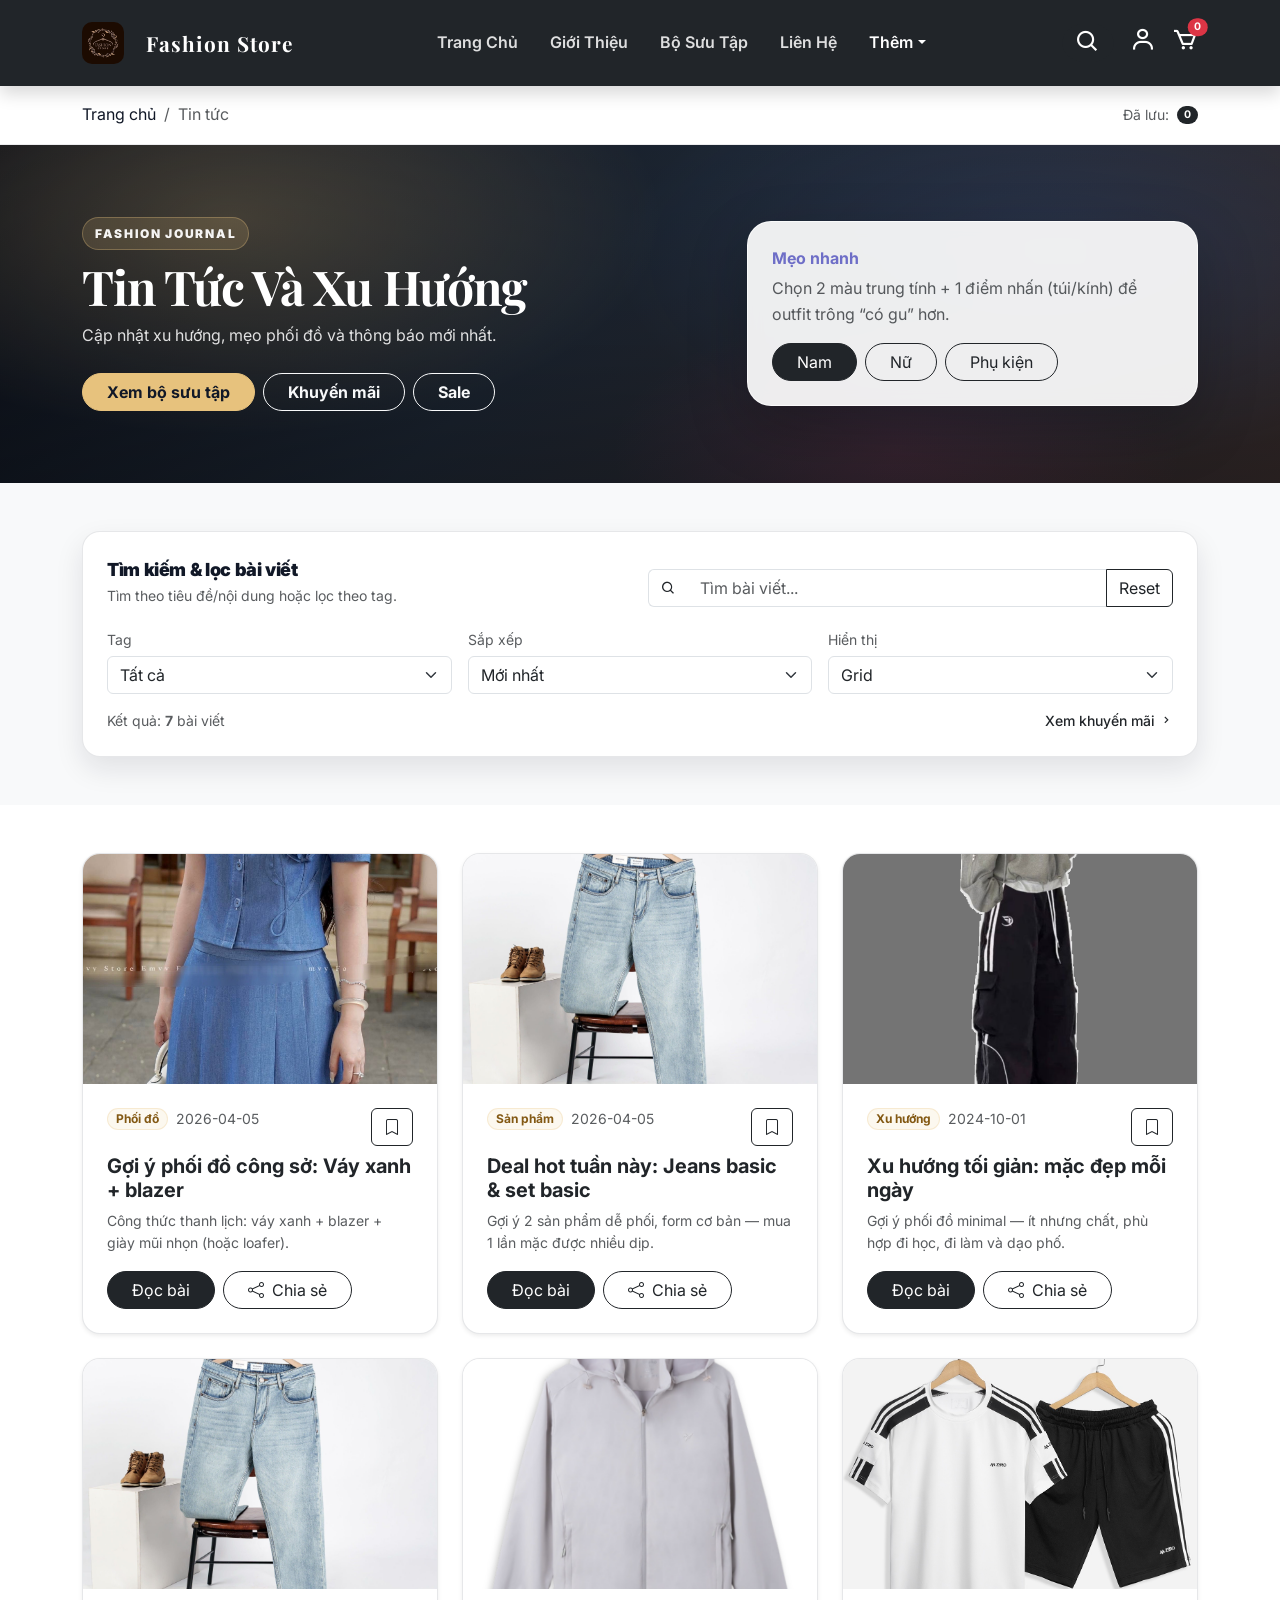
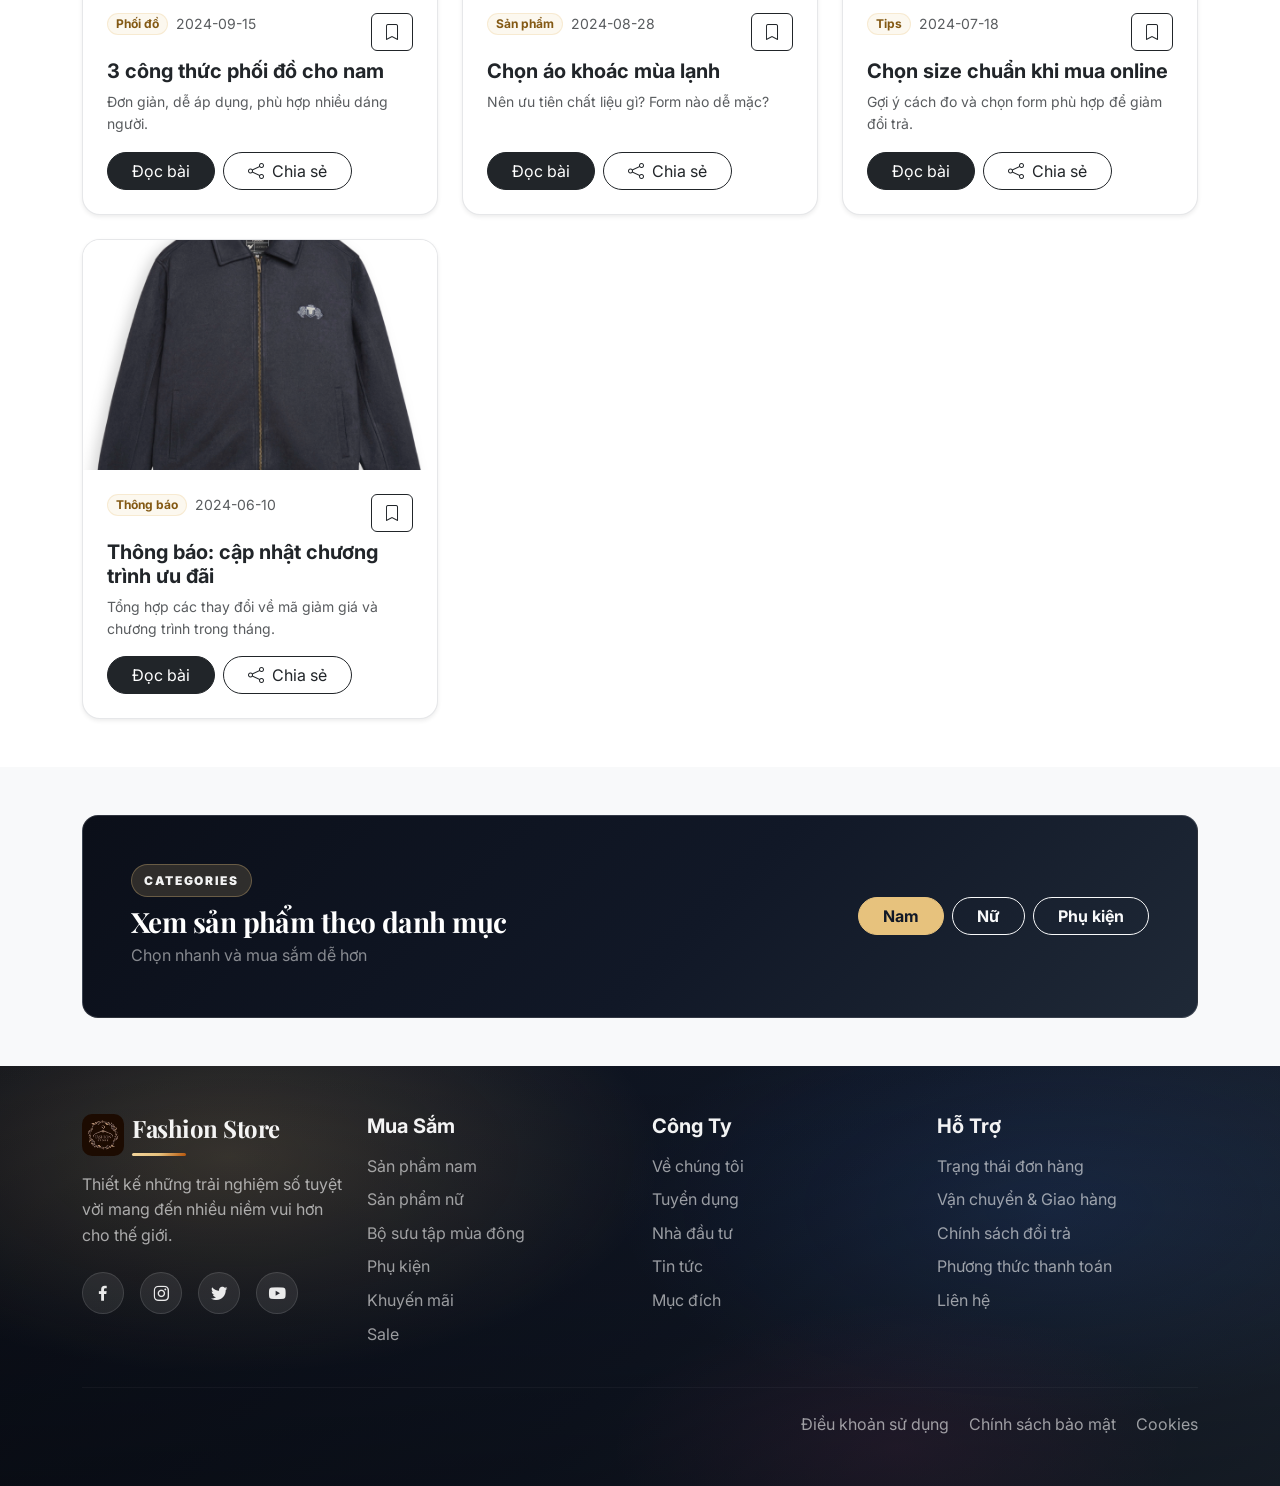
<file: DeTaiBanQuanAo/HTML/news.html>
<!doctype html>
<html lang="vi">
  <head>
    <meta charset="UTF-8" />
    <meta name="viewport" content="width=device-width, initial-scale=1.0" />
    <title>Tin Tức - Fashion Store</title>

    <link
      href="https://cdn.jsdelivr.net/npm/bootstrap@5.3.3/dist/css/bootstrap.min.css"
      rel="stylesheet"
    />
    <link
      rel="stylesheet"
      href="https://cdn.jsdelivr.net/npm/bootstrap-icons@1.11.1/font/bootstrap-icons.css"
    />
    <link
      href="https://unpkg.com/boxicons@2.1.4/css/boxicons.min.css"
      rel="stylesheet"
    />
    <link
      href="https://fonts.googleapis.com/css2?family=Playfair+Display:wght@400;600;700&family=Inter:wght@300;400;500&display=swap"
      rel="stylesheet"
    />

    <link rel="stylesheet" href="../CSS/style.css" />
    <link rel="stylesheet" href="../CSS/news.css" />

    <script src="../JS/auth.js"></script>
  </head>

  <body class="news-page news-fashion">
    <nav
      class="navbar navbar-expand-lg navbar-dark bg-dark py-3 sticky-top shadow"
    >
      <div class="container">
        <a
          class="navbar-brand fw-bold brand-logo d-flex align-items-center gap-2"
          href="index.html"
          style="height: 54px"
        >
          <img
            src="../IMG/logo.jpg"
            alt="Fashion Store Logo"
            style="
              width: 42px;
              height: 42px;
              border-radius: 10px;
              object-fit: cover;
            "
          />
          <span>Fashion Store</span>
        </a>

        <button
          class="navbar-toggler"
          type="button"
          data-bs-toggle="collapse"
          data-bs-target="#mainNav"
        >
          <span class="navbar-toggler-icon"></span>
        </button>

        <div class="collapse navbar-collapse" id="mainNav">
          <ul class="navbar-nav mx-auto mb-2 mb-lg-0">
            <li class="nav-item">
              <a class="nav-link px-3" href="../index.html">Trang Chủ</a>
            </li>
            <li class="nav-item">
              <a class="nav-link px-3" href="introduction.html">Giới Thiệu</a>
            </li>
            <li class="nav-item">
              <a class="nav-link px-3" href="collection.html">Bộ Sưu Tập</a>
            </li>
            <li class="nav-item">
              <a class="nav-link px-3" href="../HTML/news.html#lienhe"
                >Liên Hệ</a
              >
            </li>

            <li class="nav-item dropdown">
              <a
                class="nav-link dropdown-toggle px-3 active"
                href="#"
                role="button"
                data-bs-toggle="dropdown"
                >Thêm</a
              >
              <ul class="dropdown-menu">
                <li>
                  <a
                    class="dropdown-item"
                    href="list.html?category=phu-kien-khac"
                    >Phụ Kiện</a
                  >
                </li>
                <li>
                  <a class="dropdown-item" href="promotion.html">Khuyến Mãi</a>
                </li>
                <li><hr class="dropdown-divider" /></li>
                <li><a class="dropdown-item" href="news.html">Tin Tức</a></li>
              </ul>
            </li>
          </ul>

          <div class="d-flex gap-3 align-items-center text-white">
            <form
              class="d-flex ms-2"
              role="search"
              onsubmit="return searchProducts(event);"
            >
              <a href="../HTML/list.html" class="btn btn-dark rounded-pill">
                <i class="bx bx-search"></i>
              </a>
            </form>

            <a
              id="user-link"
              href="#"
              class="text-white text-decoration-none"
              title="Tài khoản"
              data-bs-toggle="modal"
              data-bs-target="#authModal"
            >
              <i class="bx bx-user fs-5"></i>
            </a>

            <a
              id="hello-link"
              href="#"
              class="text-white text-decoration-none small d-none"
              data-bs-toggle="modal"
              data-bs-target="#authModal"
              title="Tài khoản"
            >
              Xin chào, <strong id="hello-name"></strong>
            </a>

            <a
              href="cart.html"
              class="text-white text-decoration-none position-relative"
              title="Giỏ hàng"
            >
              <i id="nav-cart-icon" class="bx bx-cart fs-5"></i>
              <span
                id="nav-cart-count"
                class="position-absolute top-0 start-100 translate-middle badge rounded-pill bg-danger cart-badge"
              >
                0
              </span>
            </a>
          </div>
        </div>
      </div>
    </nav>

    <div class="news-topbar py-3 border-bottom">
      <div
        class="container d-flex justify-content-between align-items-center flex-wrap gap-2"
      >
        <nav aria-label="breadcrumb">
          <ol class="breadcrumb mb-0 small">
            <li class="breadcrumb-item">
              <a href="../index.html" class="text-decoration-none">Trang chủ</a>
            </li>
            <li class="breadcrumb-item active" aria-current="page">Tin tức</li>
          </ol>
        </nav>

        <div class="d-flex align-items-center gap-2 small">
          <span class="text-muted">Đã lưu:</span>
          <span class="badge rounded-pill bg-dark" id="savedCount">0</span>
        </div>
      </div>
    </div>

    <header class="news-hero py-5">
      <div class="container py-4">
        <div class="row g-4 align-items-center">
          <div class="col-lg-7">
            <div class="news-kicker mb-2">Fashion Journal</div>
            <h1 class="news-title fw-bold display-5 mb-2">
              Tin Tức Và Xu Hướng
            </h1>
            <p class="news-lead mb-4">
              Cập nhật xu hướng, mẹo phối đồ và thông báo mới nhất.
            </p>

            <div class="d-flex gap-2 flex-wrap">
              <a
                class="btn btn-warning fw-bold rounded-pill px-4"
                href="collection.html"
                >Xem bộ sưu tập</a
              >
              <a
                class="btn btn-outline-light fw-bold rounded-pill px-4"
                href="promotion.html"
                >Khuyến mãi</a
              >
              <a
                class="btn btn-outline-light fw-bold rounded-pill px-4"
                href="sale.html"
                >Sale</a
              >
            </div>
          </div>

          <div class="col-lg-5">
            <div class="news-highlight p-4">
              <div style="color: rgb(110, 110, 199)" class="fw-bold mb-1">
                Mẹo nhanh
              </div>
              <div class="text-muted mb-3">
                Chọn 2 màu trung tính + 1 điểm nhấn (túi/kính) để outfit trông
                “có gu” hơn.
              </div>
              <div class="d-flex gap-2 flex-wrap">
                <a
                  href="list.html?category=nam"
                  class="btn btn-dark rounded-pill px-4"
                  >Nam</a
                >
                <a
                  href="list.html?category=nu"
                  class="btn btn-outline-dark rounded-pill px-4"
                  >Nữ</a
                >
                <a
                  href="list.html?category=phu-kien-khac"
                  class="btn btn-outline-dark rounded-pill px-4"
                  >Phụ kiện</a
                >
              </div>
            </div>
          </div>
        </div>
      </div>
    </header>

    <section class="py-5 bg-light">
      <div class="container">
        <div class="news-filter p-4">
          <div class="row g-3 align-items-end">
            <div class="col-lg-6">
              <div class="news-filter-title">Tìm kiếm &amp; lọc bài viết</div>
              <div class="text-muted small">
                Tìm theo tiêu đề/nội dung hoặc lọc theo tag.
              </div>
            </div>

            <div class="col-lg-6">
              <div class="input-group news-search">
                <span class="input-group-text bg-white"
                  ><i class="bx bx-search"></i
                ></span>
                <input
                  id="q"
                  class="form-control"
                  placeholder="Tìm bài viết..."
                />
                <button
                  class="btn btn-outline-dark"
                  id="btnReset"
                  type="button"
                >
                  Reset
                </button>
              </div>
            </div>
          </div>

          <div class="row g-3 mt-1">
            <div class="col-lg-4 col-md-6">
              <label class="form-label small text-muted mb-1">Tag</label>
              <select id="fTag" class="form-select">
                <option value="">Tất cả</option>
                <option value="xu-huong">Xu hướng</option>
                <option value="phoi-do">Phối đồ</option>
                <option value="tips">Tips</option>
                <option value="san-pham">Sản phẩm</option>
                <option value="thong-bao">Thông báo</option>
              </select>
            </div>

            <div class="col-lg-4 col-md-6">
              <label class="form-label small text-muted mb-1">Sắp xếp</label>
              <select id="fSort" class="form-select">
                <option value="newest">Mới nhất</option>
                <option value="oldest">Cũ nhất</option>
                <option value="title">Theo tiêu đề (A-Z)</option>
              </select>
            </div>

            <div class="col-lg-4 col-md-6">
              <label class="form-label small text-muted mb-1">Hiển thị</label>
              <select id="fView" class="form-select">
                <option value="grid">Grid</option>
                <option value="list">List</option>
              </select>
            </div>
          </div>

          <div class="d-flex justify-content-between align-items-center mt-3">
            <div class="text-muted small">
              Kết quả: <strong id="resultCount">0</strong> bài viết
            </div>
            <a
              href="promotion.html"
              class="text-dark text-decoration-none small fw-medium"
            >
              Xem khuyến mãi <i class="bx bx-chevron-right"></i>
            </a>
          </div>
        </div>
      </div>
    </section>

    <section class="py-5 bg-white">
      <div class="container">
        <div class="row g-4" id="newsGrid"></div>
      </div>
    </section>

    <section class="py-5 bg-light">
      <div class="container">
        <div
          class="news-cta p-5 rounded-4 text-white d-flex flex-column flex-lg-row align-items-center justify-content-between gap-3"
        >
          <div>
            <div class="news-kicker mb-2">Categories</div>
            <h3 class="fw-bold mb-1 news-h3">Xem sản phẩm theo danh mục</h3>
            <p class="text-white-50 mb-0">Chọn nhanh và mua sắm dễ hơn</p>
          </div>
          <div class="d-flex gap-2 flex-wrap">
            <a
              href="list.html?category=nam"
              class="btn btn-warning fw-bold rounded-pill px-4"
              >Nam</a
            >
            <a
              href="list.html?category=nu"
              class="btn btn-outline-light fw-bold rounded-pill px-4"
              >Nữ</a
            >
            <a
              href="list.html?category=phu-kien-khac"
              class="btn btn-outline-light fw-bold rounded-pill px-4"
            >
              Phụ kiện
            </a>
          </div>
        </div>
      </div>
    </section>

    <footer id="lienhe" class="bg-dark text-light py-5">
      <div class="container">
        <div class="row g-4">
          <div class="col-lg-3 col-md-6">
            <div class="d-flex align-items-center gap-2 mb-3">
              <img
                src="../IMG/logo.jpg"
                alt="Fashion Store Logo"
                style="
                  width: 42px;
                  height: 42px;
                  border-radius: 10px;
                  object-fit: cover;
                "
              />
              <h4 class="fw-bold mb-0 footer-brand">Fashion Store</h4>
            </div>
            <p class="text-muted mb-4">
              Thiết kế những trải nghiệm số tuyệt vời mang đến nhiều niềm vui
              hơn cho thế giới.
            </p>
            <div class="d-flex gap-3">
              <a href="#" class="text-light fs-5"
                ><i class="bx bxl-facebook"></i
              ></a>
              <a href="#" class="text-light fs-5"
                ><i class="bx bxl-instagram"></i
              ></a>
              <a href="#" class="text-light fs-5"
                ><i class="bx bxl-twitter"></i
              ></a>
              <a href="#" class="text-light fs-5"
                ><i class="bx bxl-youtube"></i
              ></a>
            </div>
          </div>

          <div class="col-lg-3 col-md-6">
            <h5 class="mb-3 fw-bold">Mua Sắm</h5>
            <ul class="list-unstyled">
              <li class="mb-2">
                <a
                  href="list.html?category=nam"
                  class="text-muted text-decoration-none"
                  >Sản phẩm nam</a
                >
              </li>
              <li class="mb-2">
                <a
                  href="list.html?category=nu"
                  class="text-muted text-decoration-none"
                  >Sản phẩm nữ</a
                >
              </li>
              <li class="mb-2">
                <a
                  href="list.html?category=ao-khoac-vest"
                  class="text-muted text-decoration-none"
                  >Bộ sưu tập mùa đông</a
                >
              </li>
              <li class="mb-2">
                <a
                  href="list.html?category=phu-kien-khac"
                  class="text-muted text-decoration-none"
                  >Phụ kiện</a
                >
              </li>
              <li class="mb-2">
                <a href="promotion.html" class="text-muted text-decoration-none"
                  >Khuyến mãi</a
                >
              </li>
              <li class="mb-2">
                <a href="sale.html" class="text-muted text-decoration-none"
                  >Sale</a
                >
              </li>
            </ul>
          </div>

          <div class="col-lg-3 col-md-6">
            <h5 class="mb-3 fw-bold">Công Ty</h5>
            <ul class="list-unstyled">
              <li class="mb-2">
                <a
                  href="introduction.html"
                  class="text-muted text-decoration-none"
                  >Về chúng tôi</a
                >
              </li>
              <li class="mb-2">
                <a href="#" class="text-muted text-decoration-none"
                  >Tuyển dụng</a
                >
              </li>
              <li class="mb-2">
                <a href="#" class="text-muted text-decoration-none"
                  >Nhà đầu tư</a
                >
              </li>
              <li class="mb-2">
                <a href="news.html" class="text-muted text-decoration-none"
                  >Tin tức</a
                >
              </li>
              <li class="mb-2">
                <a href="#" class="text-muted text-decoration-none">Mục đích</a>
              </li>
            </ul>
          </div>

          <div class="col-lg-3 col-md-6">
            <h5 class="mb-3 fw-bold">Hỗ Trợ</h5>
            <ul class="list-unstyled">
              <li class="mb-2">
                <a href="#" class="text-muted text-decoration-none"
                  >Trạng thái đơn hàng</a
                >
              </li>
              <li class="mb-2">
                <a href="#" class="text-muted text-decoration-none"
                  >Vận chuyển &amp; Giao hàng</a
                >
              </li>
              <li class="mb-2">
                <a href="#" class="text-muted text-decoration-none"
                  >Chính sách đổi trả</a
                >
              </li>
              <li class="mb-2">
                <a href="#" class="text-muted text-decoration-none"
                  >Phương thức thanh toán</a
                >
              </li>
              <li class="mb-2">
                <a
                  href="../HTML/sale.html#lienhe"
                  class="text-muted text-decoration-none"
                  >Liên hệ</a
                >
              </li>
            </ul>
          </div>
        </div>

        <hr class="my-4 border-secondary" />

        <div class="row">
          <div class="col-md-6 text-center text-md-start"></div>
          <div class="col-md-6 text-center text-md-end">
            <a href="#" class="text-muted text-decoration-none me-3"
              >Điều khoản sử dụng</a
            >
            <a href="#" class="text-muted text-decoration-none me-3"
              >Chính sách bảo mật</a
            >
            <a href="#" class="text-muted text-decoration-none">Cookies</a>
          </div>
        </div>
      </div>
    </footer>

    <button
      id="btnBackTop"
      class="btn btn-dark back-to-top shadow"
      type="button"
      title="Lên đầu trang"
    >
      <i class="bi bi-arrow-up"></i>
    </button>

    <div class="toast-container position-fixed bottom-0 end-0 p-3">
      <div
        id="shareToast"
        class="toast align-items-center text-bg-dark border-0"
        role="alert"
        aria-live="assertive"
        aria-atomic="true"
      >
        <div class="d-flex">
          <div class="toast-body">
            <i class="bi bi-link-45deg me-2 text-warning"></i>Đã sao chép link
            bài viết
          </div>
          <button
            type="button"
            class="btn-close btn-close-white me-2 m-auto"
            data-bs-dismiss="toast"
          ></button>
        </div>
      </div>

      <div
        id="saveToast"
        class="toast align-items-center text-bg-dark border-0 mt-2"
        role="alert"
        aria-live="assertive"
        aria-atomic="true"
      >
        <div class="d-flex">
          <div class="toast-body">
            <i class="bi bi-bookmark-check me-2 text-success"></i>Đã cập nhật
            danh sách đã lưu
          </div>
          <button
            type="button"
            class="btn-close btn-close-white me-2 m-auto"
            data-bs-dismiss="toast"
          ></button>
        </div>
      </div>
    </div>

    <div class="modal fade" id="postModal" tabindex="-1" aria-hidden="true">
      <div class="modal-dialog modal-dialog-centered modal-lg">
        <div class="modal-content rounded-4 border-0 shadow">
          <div class="modal-header border-0 pb-0">
            <h5 class="modal-title fw-bold" id="pmTitle"></h5>
            <button
              type="button"
              class="btn-close"
              data-bs-dismiss="modal"
            ></button>
          </div>

          <div class="modal-body pt-2">
            <div class="d-flex flex-wrap gap-2 align-items-center mb-3">
              <span
                class="badge bg-dark rounded-pill tag-pill"
                id="pmTag"
              ></span>
              <span class="text-muted small" id="pmDate"></span>
            </div>

            <img
              id="pmImg"
              class="img-fluid rounded-4 w-100 mb-3"
              style="height: 320px; object-fit: cover"
              alt="Post"
            />

            <div class="text-muted lh-lg" id="pmContent"></div>

            <div class="d-flex gap-2 flex-wrap mt-4">
              <a class="btn btn-dark rounded-pill px-4" href="collection.html"
                >Xem bộ sưu tập</a
              >
              <a
                class="btn btn-outline-dark rounded-pill px-4"
                href="promotion.html"
                >Khuyến mãi</a
              >
              <a class="btn btn-outline-dark rounded-pill px-4" href="list.html"
                >Xem sản phẩm</a
              >
            </div>
          </div>
        </div>
      </div>
    </div>

    <div class="modal fade" id="authModal" tabindex="-1" aria-hidden="true">
      <div class="modal-dialog modal-dialog-centered">
        <div class="modal-content rounded-4 border-0 shadow">
          <div class="modal-header border-0 pb-0">
            <h5 class="modal-title fw-bold" id="authTitle">Đăng nhập</h5>
            <button
              type="button"
              class="btn-close"
              data-bs-dismiss="modal"
              aria-label="Close"
            ></button>
          </div>

          <div class="modal-body pt-2">
            <div id="authMsg" class="d-none"></div>

            <form id="loginForm">
              <div class="mb-2">
                <label class="form-label">Email</label>
                <input id="loginEmail" type="email" class="form-control" />
                <div class="text-danger small mt-1" id="errLoginEmail"></div>
              </div>

              <div class="mb-3">
                <label class="form-label">Mật khẩu</label>
                <input
                  id="loginPassword"
                  type="password"
                  class="form-control"
                />
                <div class="text-danger small mt-1" id="errLoginPassword"></div>
              </div>

              <button class="btn btn-dark w-100 rounded-pill" type="submit">
                Đăng nhập
              </button>

              <div class="text-center mt-3">
                <span class="text-muted">Chưa có tài khoản?</span>
                <a href="#" id="toRegister">Đăng ký</a>
              </div>
            </form>

            <form id="registerForm" class="d-none mt-1">
              <div class="mb-2">
                <label class="form-label">Họ tên</label>
                <input id="regName" class="form-control" />
                <div class="text-danger small mt-1" id="errName"></div>
              </div>

              <div class="mb-2">
                <label class="form-label">Email</label>
                <input id="regEmail" type="email" class="form-control" />
                <div class="text-danger small mt-1" id="errEmail"></div>
              </div>

              <div class="mb-2">
                <label class="form-label">Mật khẩu</label>
                <input id="regPassword" type="password" class="form-control" />
                <div class="text-danger small mt-1" id="errPassword"></div>
              </div>

              <div class="mb-3">
                <label class="form-label">Nhập lại mật khẩu</label>
                <input id="regPassword2" type="password" class="form-control" />
                <div class="text-danger small mt-1" id="errPassword2"></div>
              </div>

              <button class="btn btn-dark w-100 rounded-pill" type="submit">
                Đăng ký
              </button>

              <div class="text-center mt-3">
                <span class="text-muted">Đã có tài khoản?</span>
                <a href="#" id="toLogin">Đăng nhập</a>
              </div>
            </form>

            <div id="accountView" class="d-none">
              <div class="p-3 bg-light border rounded-3">
                <div class="fw-bold mb-1">Tài khoản</div>
                <div class="small text-muted">
                  Tên: <span id="accName"></span>
                </div>
                <div class="small text-muted">
                  Email: <span id="accEmail"></span>
                </div>
              </div>

              <button
                id="btnLogout"
                class="btn btn-dark w-100 rounded-pill mt-3"
                type="button"
              >
                Đăng xuất
              </button>

              <div class="text-center mt-3">
                <a href="taikhoan.html">Trang tài khoản</a>
              </div>
            </div>
          </div>
        </div>
      </div>
    </div>

    <script src="https://cdn.jsdelivr.net/npm/bootstrap@5.3.3/dist/js/bootstrap.bundle.min.js"></script>
    <script src="../JS/news.js"></script>
  </body>
</html>
</file>
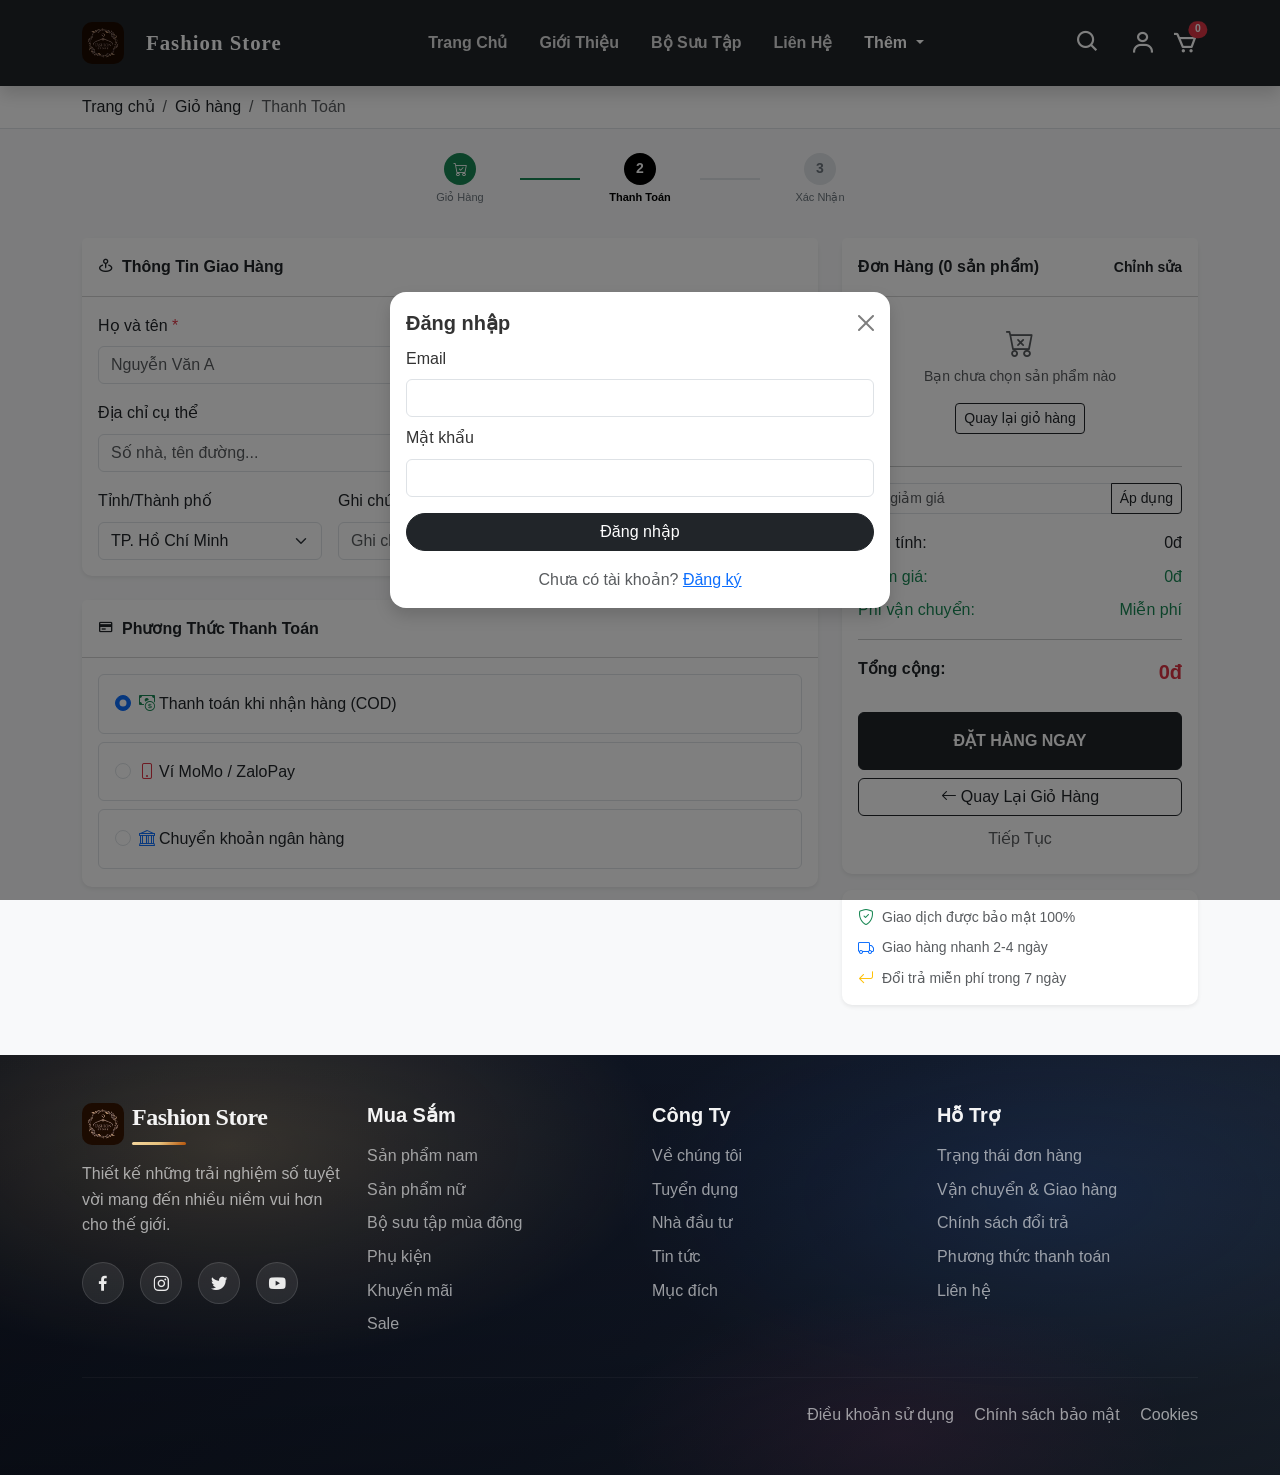
<file: DeTaiBanQuanAo/HTML/payment.html>
<html lang="vi">
  <head>
    <meta charset="UTF-8" />
    <meta name="viewport" content="width=device-width, initial-scale=1.0" />
    <title>Thanh Toán - Fashion Store</title>

    <link
      href="https://cdn.jsdelivr.net/npm/bootstrap@5.3.3/dist/css/bootstrap.min.css"
      rel="stylesheet"
    />
    <link
      href="https://unpkg.com/boxicons@2.1.4/css/boxicons.min.css"
      rel="stylesheet"
    />
    <link
      rel="stylesheet"
      href="https://cdn.jsdelivr.net/npm/bootstrap-icons@1.11.1/font/bootstrap-icons.css"
    />
    <link rel="stylesheet" href="../CSS/style.css" />
    <link rel="stylesheet" href="../CSS/payment.css" />

    <script src="../JS/auth.js"></script>
  </head>

  <body>
    <nav
      class="navbar navbar-expand-lg navbar-dark bg-dark py-3 sticky-top shadow"
    >
      <div class="container">
        <a
          class="navbar-brand fw-bold brand-logo d-flex align-items-center gap-2"
          href="index.html"
          style="height: 54px"
        >
          <img
            src="../IMG/logo.jpg"
            alt="Fashion Store Logo"
            style="
              width: 42px;
              height: 42px;
              border-radius: 10px;
              object-fit: cover;
            "
          />
          <span>Fashion Store</span>
        </a>

        <button
          class="navbar-toggler"
          type="button"
          data-bs-toggle="collapse"
          data-bs-target="#mainNav"
          aria-controls="mainNav"
          aria-expanded="false"
          aria-label="Toggle navigation"
        >
          <span class="navbar-toggler-icon"></span>
        </button>

        <div class="collapse navbar-collapse" id="mainNav">
          <ul class="navbar-nav mx-auto mb-2 mb-lg-0">
            <li class="nav-item">
              <a class="nav-link px-3" href="../index.html">Trang Chủ</a>
            </li>
            <li class="nav-item">
              <a class="nav-link px-3" href="introduction.html">Giới Thiệu</a>
            </li>
            <li class="nav-item">
              <a class="nav-link px-3" href="collection.html">Bộ Sưu Tập</a>
            </li>
            <li class="nav-item">
              <a class="nav-link px-3" href="../HTML/payment.html#lienhe">
                Liên Hệ
              </a>
            </li>
            <li class="nav-item dropdown">
              <a
                class="nav-link dropdown-toggle px-3 active"
                href="#"
                role="button"
                data-bs-toggle="dropdown"
                aria-expanded="false"
              >
                Thêm
              </a>
              <ul class="dropdown-menu">
                <li>
                  <a
                    class="dropdown-item"
                    href="list.html?category=phu-kien-khac"
                    >Phụ Kiện</a
                  >
                </li>
                <li>
                  <a class="dropdown-item" href="promotion.html">Khuyến Mãi</a>
                </li>
                <li><hr class="dropdown-divider" /></li>
                <li><a class="dropdown-item" href="news.html">Tin Tức</a></li>
              </ul>
            </li>
          </ul>

          <div class="d-flex gap-3 align-items-center text-white">
            <form
              class="d-flex ms-2"
              role="search"
              onsubmit="return searchProducts(event);"
            >
              <a href="../HTML/list.html" class="btn btn-dark rounded-pill">
                <i class="bx bx-search"></i>
              </a>
            </form>

            <a
              id="user-link"
              href="#"
              class="text-white text-decoration-none"
              title="Tài khoản"
              data-bs-toggle="modal"
              data-bs-target="#authModal"
            >
              <i class="bx bx-user fs-5"></i>
            </a>

            <a
              id="hello-link"
              href="#"
              class="text-white text-decoration-none small d-none"
              data-bs-toggle="modal"
              data-bs-target="#authModal"
              title="Tài khoản"
            >
              Xin chào, <strong id="hello-name"></strong>
            </a>

            <a
              href="cart.html"
              class="text-white text-decoration-none position-relative"
              title="Giỏ hàng"
            >
              <i id="nav-cart-icon" class="bx bx-cart fs-5"></i>
              <span
                id="nav-cart-count"
                class="position-absolute top-0 start-100 translate-middle badge rounded-pill bg-danger cart-badge"
                >0</span
              >
            </a>
          </div>
        </div>
      </div>
    </nav>

    <div class="bg-white border-bottom py-2">
      <div class="container">
        <nav aria-label="breadcrumb">
          <ol class="breadcrumb mb-0 small">
            <li class="breadcrumb-item">
              <a href="../index.html" class="text-decoration-none text-dark"
                >Trang chủ</a
              >
            </li>
            <li class="breadcrumb-item">
              <a href="cart.html" class="text-decoration-none text-dark"
                >Giỏ hàng</a
              >
            </li>
            <li class="breadcrumb-item active" aria-current="page">
              Thanh Toán
            </li>
          </ol>
        </nav>
      </div>
    </div>

    <div class="container pt-4">
      <div class="order-steps">
        <div class="step done">
          <div class="step-circle"><i class="bi bi-cart-check"></i></div>
          <div class="step-label">Giỏ Hàng</div>
        </div>
        <div class="step-line done"></div>
        <div class="step active">
          <div class="step-circle">2</div>
          <div class="step-label">Thanh Toán</div>
        </div>
        <div class="step-line"></div>
        <div class="step pending">
          <div class="step-circle">3</div>
          <div class="step-label">Xác Nhận</div>
        </div>
      </div>
    </div>

    <div class="container checkout-container">
      <div class="row g-4">
        <div class="col-lg-8">
          <div class="card shadow-sm mb-4">
            <div class="card-header bg-white fw-bold py-3">
              <i class="bx bx-map-pin me-2"></i>Thông Tin Giao Hàng
            </div>
            <div class="card-body">
              <div class="row g-3">
                <div class="col-md-6">
                  <label class="form-label"
                    >Họ và tên <span class="text-danger">*</span></label
                  >
                  <input
                    type="text"
                    id="customer-name"
                    class="form-control"
                    placeholder="Nguyễn Văn A"
                  />
                  <small
                    id="name-error"
                    class="text-danger d-none mt-1 fw-medium"
                  ></small>
                </div>

                <div class="col-md-6">
                  <label class="form-label"
                    >Số điện thoại <span class="text-danger">*</span></label
                  >
                  <input
                    type="tel"
                    id="customer-phone"
                    class="form-control"
                    placeholder="0912 345 678"
                  />
                  <small
                    id="phone-error"
                    class="text-danger d-none mt-1 fw-medium"
                  ></small>
                </div>

                <div class="col-12">
                  <label class="form-label">Địa chỉ cụ thể</label>
                  <input
                    type="text"
                    id="customer-address"
                    class="form-control"
                    placeholder="Số nhà, tên đường..."
                  />
                </div>

                <div class="col-md-4">
                  <label class="form-label">Tỉnh/Thành phố</label>
                  <select id="customer-city" class="form-select">
                    <option>TP. Hồ Chí Minh</option>
                    <option>Hà Nội</option>
                    <option>Đà Nẵng</option>
                    <option>Cần Thơ</option>
                    <option>Hải Phòng</option>
                  </select>
                </div>

                <div class="col-md-8">
                  <label class="form-label">Ghi chú</label>
                  <textarea
                    id="customer-note"
                    class="form-control"
                    rows="1"
                    placeholder="Ghi chú thêm cho đơn hàng..."
                  ></textarea>
                </div>
              </div>
            </div>
          </div>

          <div class="card shadow-sm">
            <div class="card-header bg-white fw-bold py-3">
              <i class="bx bx-credit-card me-2"></i>Phương Thức Thanh Toán
            </div>
            <div class="card-body">
              <div class="form-check border rounded p-3 mb-2">
                <input
                  class="form-check-input ms-0 me-2"
                  type="radio"
                  name="pay"
                  id="cod"
                  value="COD"
                  checked
                />
                <label class="form-check-label fw-medium" for="cod">
                  <i class="bi bi-cash-coin me-1 text-success"></i>Thanh toán
                  khi nhận hàng (COD)
                </label>
              </div>
              <div class="form-check border rounded p-3 mb-2">
                <input
                  class="form-check-input ms-0 me-2"
                  type="radio"
                  name="pay"
                  id="momo"
                  value="MoMo"
                />
                <label class="form-check-label fw-medium" for="momo">
                  <i class="bi bi-phone me-1 text-danger"></i>Ví MoMo / ZaloPay
                </label>
              </div>
              <div class="form-check border rounded p-3">
                <input
                  class="form-check-input ms-0 me-2"
                  type="radio"
                  name="pay"
                  id="bank"
                  value="BankTransfer"
                />
                <label class="form-check-label fw-medium" for="bank">
                  <i class="bi bi-bank me-1 text-primary"></i>Chuyển khoản ngân
                  hàng
                </label>
              </div>
            </div>
          </div>
        </div>

        <div class="col-lg-4">
          <div class="card shadow-sm">
            <div
              class="card-header bg-white fw-bold py-3 d-flex justify-content-between align-items-center"
            >
              <span id="order-count-header">Đơn Hàng (0 sản phẩm)</span>
              <a href="cart.html" class="small text-dark text-decoration-none"
                >Chỉnh sửa</a
              >
            </div>

            <div class="card-body">
              <div id="checkout-items"></div>

              <hr />

              <div class="input-group mb-3">
                <input
                  type="text"
                  id="coupon-input"
                  class="form-control form-control-sm"
                  placeholder="Mã giảm giá"
                />
                <button
                  class="btn btn-outline-dark btn-sm"
                  type="button"
                  onclick="applyCoupon()"
                >
                  Áp dụng
                </button>
              </div>
              <div id="coupon-message" class="small mb-3 d-none"></div>

              <div class="d-flex justify-content-between mb-2">
                <span>Tạm tính:</span>
                <span id="sub-total">0đ</span>
              </div>
              <div class="d-flex justify-content-between mb-2 text-success">
                <span>Giảm giá:</span>
                <span id="discount-amount">0đ</span>
              </div>
              <div class="d-flex justify-content-between mb-2 text-success">
                <span>Phí vận chuyển:</span>
                <span id="shipping-fee">Miễn phí</span>
              </div>

              <hr />

              <div class="d-flex justify-content-between mb-4">
                <span class="fw-bold">Tổng cộng:</span>
                <span class="fw-bold text-danger fs-5" id="final-total"
                  >0đ</span
                >
              </div>

              <button
                class="btn btn-dark w-100 py-3 fw-bold"
                onclick="placeOrder()"
              >
                ĐẶT HÀNG NGAY
              </button>

              <a href="cart.html" class="btn btn-outline-dark w-100 mt-2">
                <i class="bi bi-arrow-left me-1"></i>Quay Lại Giỏ Hàng
              </a>

              <a
                href="../index.html"
                class="btn btn-link w-100 mt-1 text-muted text-decoration-none small"
              >
                Tiếp Tục
              </a>
            </div>
          </div>

          <div class="card shadow-sm mt-3">
            <div class="card-body py-3">
              <div class="d-flex align-items-center mb-2">
                <i class="bi bi-shield-check text-success me-2"></i>
                <small class="text-muted">Giao dịch được bảo mật 100%</small>
              </div>
              <div class="d-flex align-items-center mb-2">
                <i class="bi bi-truck text-primary me-2"></i>
                <small class="text-muted">Giao hàng nhanh 2-4 ngày</small>
              </div>
              <div class="d-flex align-items-center">
                <i class="bi bi-arrow-return-left text-warning me-2"></i>
                <small class="text-muted">Đổi trả miễn phí trong 7 ngày</small>
              </div>
            </div>
          </div>
        </div>
      </div>
    </div>

    <div
      class="modal fade"
      id="successModal"
      tabindex="-1"
      aria-hidden="true"
      data-bs-backdrop="static"
    >
      <div class="modal-dialog modal-dialog-centered">
        <div class="modal-content border-0 shadow-lg text-center p-4">
          <div class="mb-3">
            <div
              class="d-inline-flex align-items-center justify-content-center bg-success rounded-circle"
              style="width: 72px; height: 72px"
            >
              <i class="bi bi-check-lg text-white fs-1"></i>
            </div>
          </div>
          <h4 class="fw-bold mb-2">Đặt Hàng Thành Công!</h4>
          <p class="text-muted mb-1">
            Cảm ơn bạn đã mua hàng tại <strong>Fashion Store</strong>.
          </p>
          <p class="text-muted small mb-4">
            Chúng tôi sẽ liên hệ xác nhận đơn hàng trong thời gian sớm nhất.
          </p>
          <a
            href="../index.html"
            class="btn btn-dark px-5 py-2 rounded-pill fw-bold"
            >Về Trang Chủ</a
          >
        </div>
      </div>
    </div>

    <footer id="lienhe" class="bg-dark text-light py-5">
      <div class="container">
        <div class="row g-4">
          <div class="col-lg-3 col-md-6">
            <div class="d-flex align-items-center gap-2 mb-3">
              <img
                src="../IMG/logo.jpg"
                alt="Fashion Store Logo"
                style="
                  width: 42px;
                  height: 42px;
                  border-radius: 10px;
                  object-fit: cover;
                "
              />
              <h4 class="fw-bold mb-0 footer-brand">Fashion Store</h4>
            </div>
            <p class="text-muted mb-4">
              Thiết kế những trải nghiệm số tuyệt vời mang đến nhiều niềm vui
              hơn cho thế giới.
            </p>
            <div class="d-flex gap-3">
              <a href="#" class="text-light fs-5"
                ><i class="bx bxl-facebook"></i
              ></a>
              <a href="#" class="text-light fs-5"
                ><i class="bx bxl-instagram"></i
              ></a>
              <a href="#" class="text-light fs-5"
                ><i class="bx bxl-twitter"></i
              ></a>
              <a href="#" class="text-light fs-5"
                ><i class="bx bxl-youtube"></i
              ></a>
            </div>
          </div>

          <div class="col-lg-3 col-md-6">
            <h5 class="mb-3 fw-bold">Mua Sắm</h5>
            <ul class="list-unstyled">
              <li class="mb-2">
                <a
                  href="list.html?category=nam"
                  class="text-muted text-decoration-none"
                  >Sản phẩm nam</a
                >
              </li>
              <li class="mb-2">
                <a
                  href="list.html?category=nu"
                  class="text-muted text-decoration-none"
                  >Sản phẩm nữ</a
                >
              </li>
              <li class="mb-2">
                <a
                  href="list.html?category=ao-khoac-vest"
                  class="text-muted text-decoration-none"
                  >Bộ sưu tập mùa đông</a
                >
              </li>
              <li class="mb-2">
                <a
                  href="list.html?category=phu-kien-khac"
                  class="text-muted text-decoration-none"
                  >Phụ kiện</a
                >
              </li>
              <li class="mb-2">
                <a href="promotion.html" class="text-muted text-decoration-none"
                  >Khuyến mãi</a
                >
              </li>
              <li class="mb-2">
                <a href="sale.html" class="text-muted text-decoration-none"
                  >Sale</a
                >
              </li>
            </ul>
          </div>

          <div class="col-lg-3 col-md-6">
            <h5 class="mb-3 fw-bold">Công Ty</h5>
            <ul class="list-unstyled">
              <li class="mb-2">
                <a
                  href="introduction.html"
                  class="text-muted text-decoration-none"
                  >Về chúng tôi</a
                >
              </li>
              <li class="mb-2">
                <a href="#" class="text-muted text-decoration-none"
                  >Tuyển dụng</a
                >
              </li>
              <li class="mb-2">
                <a href="#" class="text-muted text-decoration-none"
                  >Nhà đầu tư</a
                >
              </li>
              <li class="mb-2">
                <a href="news.html" class="text-muted text-decoration-none"
                  >Tin tức</a
                >
              </li>
              <li class="mb-2">
                <a href="#" class="text-muted text-decoration-none">Mục đích</a>
              </li>
            </ul>
          </div>

          <div class="col-lg-3 col-md-6">
            <h5 class="mb-3 fw-bold">Hỗ Trợ</h5>
            <ul class="list-unstyled">
              <li class="mb-2">
                <a href="#" class="text-muted text-decoration-none"
                  >Trạng thái đơn hàng</a
                >
              </li>
              <li class="mb-2">
                <a href="#" class="text-muted text-decoration-none"
                  >Vận chuyển &amp; Giao hàng</a
                >
              </li>
              <li class="mb-2">
                <a href="#" class="text-muted text-decoration-none"
                  >Chính sách đổi trả</a
                >
              </li>
              <li class="mb-2">
                <a href="#" class="text-muted text-decoration-none"
                  >Phương thức thanh toán</a
                >
              </li>
              <li class="mb-2">
                <a
                  href="../HTML/sale.html#lienhe"
                  class="text-muted text-decoration-none"
                  >Liên hệ</a
                >
              </li>
            </ul>
          </div>
        </div>

        <hr class="my-4 border-secondary" />

        <div class="row">
          <div class="col-md-6 text-center text-md-start"></div>
          <div class="col-md-6 text-center text-md-end">
            <a href="#" class="text-muted text-decoration-none me-3"
              >Điều khoản sử dụng</a
            >
            <a href="#" class="text-muted text-decoration-none me-3"
              >Chính sách bảo mật</a
            >
            <a href="#" class="text-muted text-decoration-none">Cookies</a>
          </div>
        </div>
      </div>
    </footer>

    <div class="modal fade" id="authModal" tabindex="-1" aria-hidden="true">
      <div class="modal-dialog modal-dialog-centered">
        <div class="modal-content rounded-4 border-0 shadow">
          <div class="modal-header border-0 pb-0">
            <h5 class="modal-title fw-bold" id="authTitle">Đăng nhập</h5>
            <button
              type="button"
              class="btn-close"
              data-bs-dismiss="modal"
              aria-label="Close"
            ></button>
          </div>

          <div class="modal-body pt-2">
            <div id="authMsg" class="d-none"></div>

            <form id="loginForm">
              <div class="mb-2">
                <label class="form-label">Email</label>
                <input id="loginEmail" type="email" class="form-control" />
                <div class="text-danger small mt-1" id="errLoginEmail"></div>
              </div>

              <div class="mb-3">
                <label class="form-label">Mật khẩu</label>
                <input
                  id="loginPassword"
                  type="password"
                  class="form-control"
                />
                <div class="text-danger small mt-1" id="errLoginPassword"></div>
              </div>

              <button class="btn btn-dark w-100 rounded-pill" type="submit">
                Đăng nhập
              </button>

              <div class="text-center mt-3">
                <span class="text-muted">Chưa có tài khoản?</span>
                <a href="#" id="toRegister">Đăng ký</a>
              </div>
            </form>

            <form id="registerForm" class="d-none mt-1">
              <div class="mb-2">
                <label class="form-label">Họ tên</label>
                <input id="regName" class="form-control" />
                <div class="text-danger small mt-1" id="errName"></div>
              </div>

              <div class="mb-2">
                <label class="form-label">Email</label>
                <input id="regEmail" type="email" class="form-control" />
                <div class="text-danger small mt-1" id="errEmail"></div>
              </div>

              <div class="mb-2">
                <label class="form-label">Mật khẩu</label>
                <input id="regPassword" type="password" class="form-control" />
                <div class="text-danger small mt-1" id="errPassword"></div>
              </div>

              <div class="mb-3">
                <label class="form-label">Nhập lại mật khẩu</label>
                <input id="regPassword2" type="password" class="form-control" />
                <div class="text-danger small mt-1" id="errPassword2"></div>
              </div>

              <button class="btn btn-dark w-100 rounded-pill" type="submit">
                Đăng ký
              </button>

              <div class="text-center mt-3">
                <span class="text-muted">Đã có tài khoản?</span>
                <a href="#" id="toLogin">Đăng nhập</a>
              </div>
            </form>

            <div id="accountView" class="d-none">
              <div class="p-3 bg-light border rounded-3">
                <div class="fw-bold mb-1">Tài khoản</div>
                <div class="small text-muted">
                  Tên: <span id="accName"></span>
                </div>
                <div class="small text-muted">
                  Email: <span id="accEmail"></span>
                </div>
              </div>

              <button
                id="btnLogout"
                class="btn btn-dark w-100 rounded-pill mt-3"
                type="button"
              >
                Đăng xuất
              </button>

              <div class="text-center mt-3">
                <a href="taikhoan.html">Trang tài khoản</a>
              </div>
            </div>
          </div>
        </div>
      </div>
    </div>

    <script src="https://cdn.jsdelivr.net/npm/bootstrap@5.3.3/dist/js/bootstrap.bundle.min.js"></script>

    <script src="../JS/payment.js"></script>
  </body>
</html>
</file>
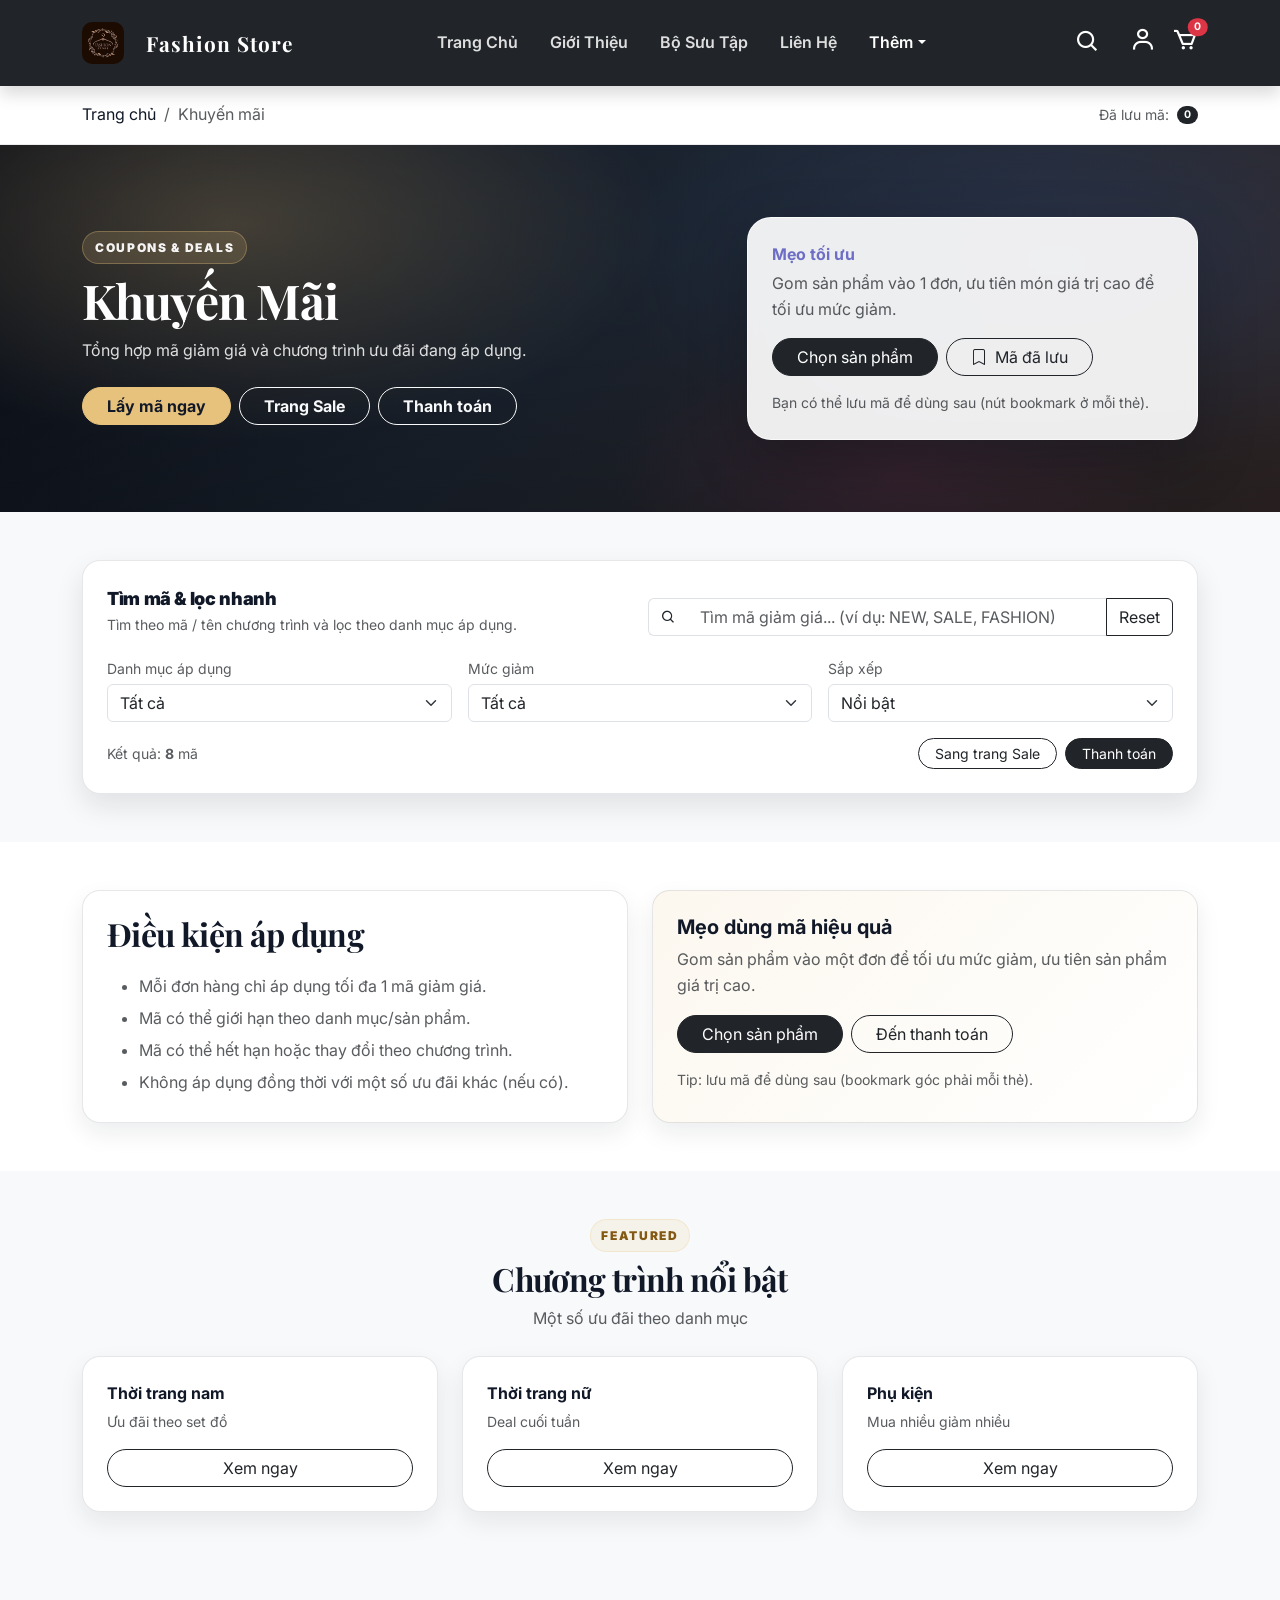
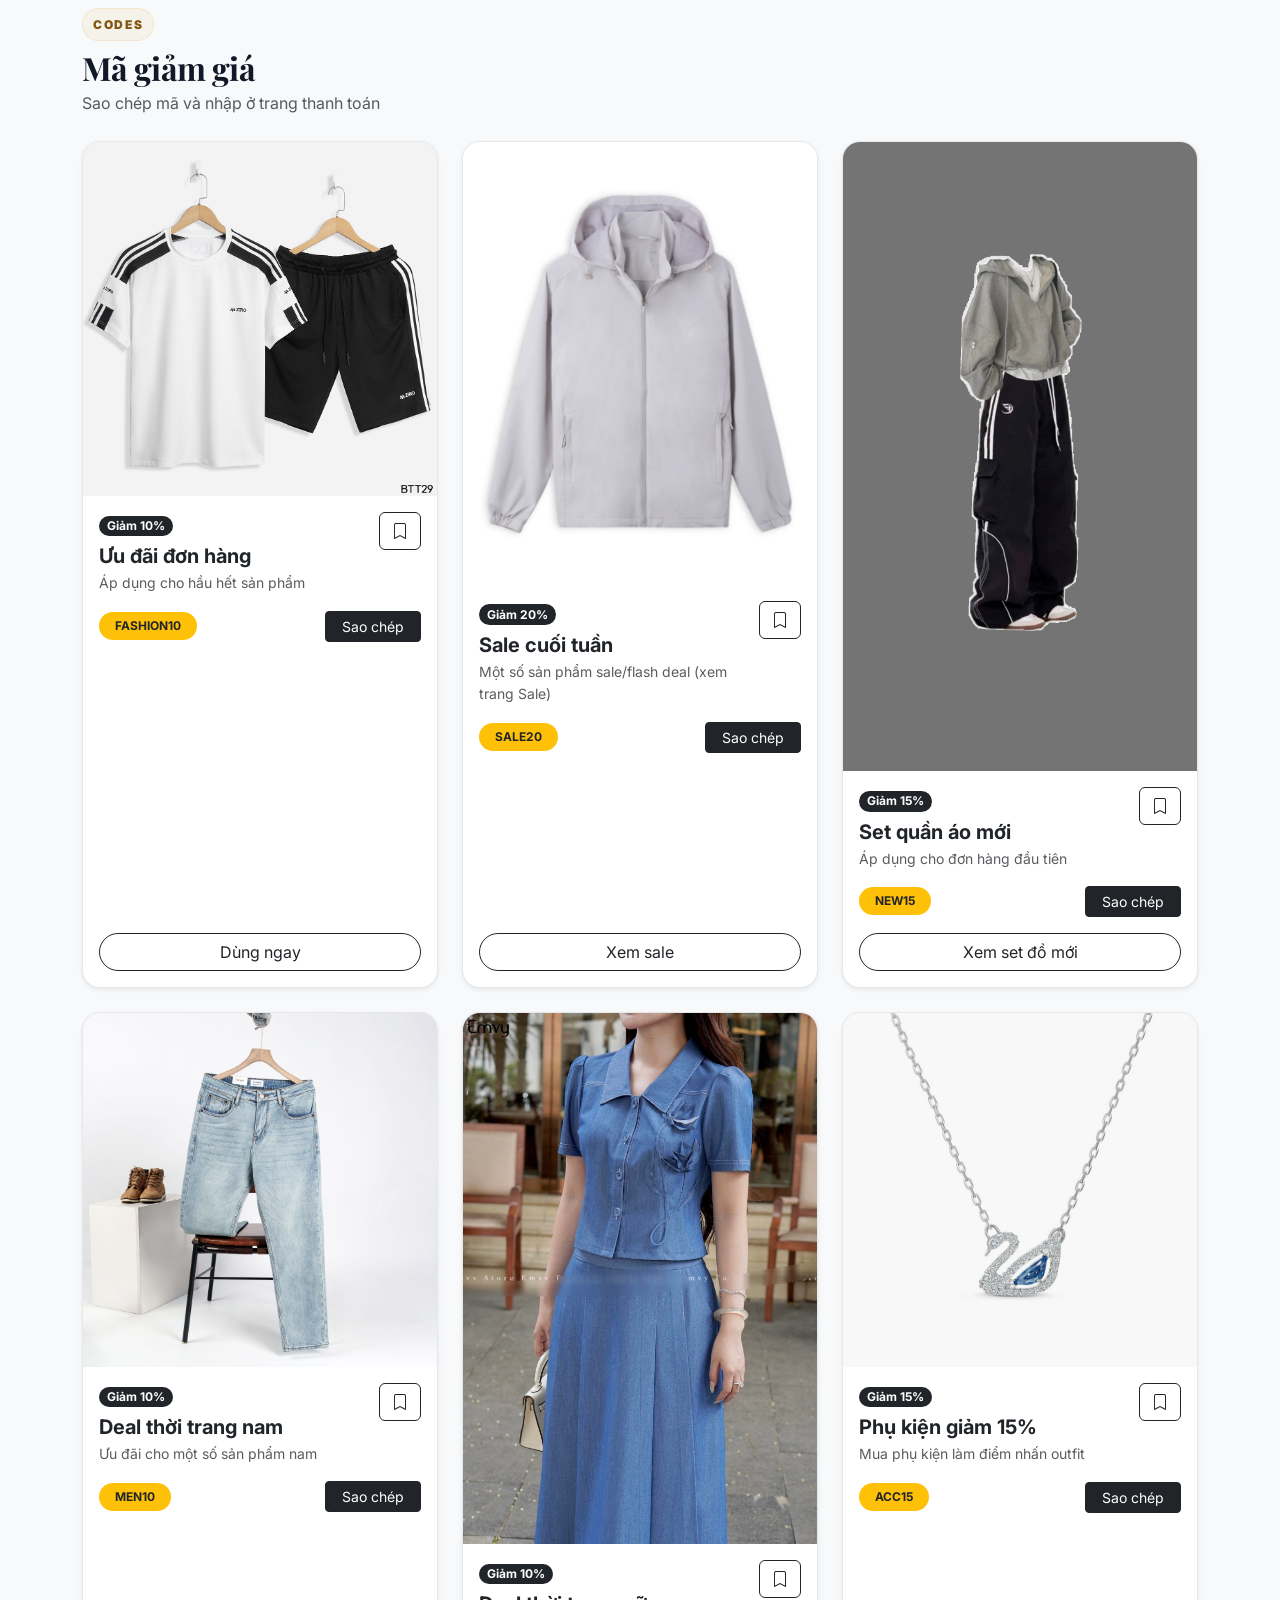
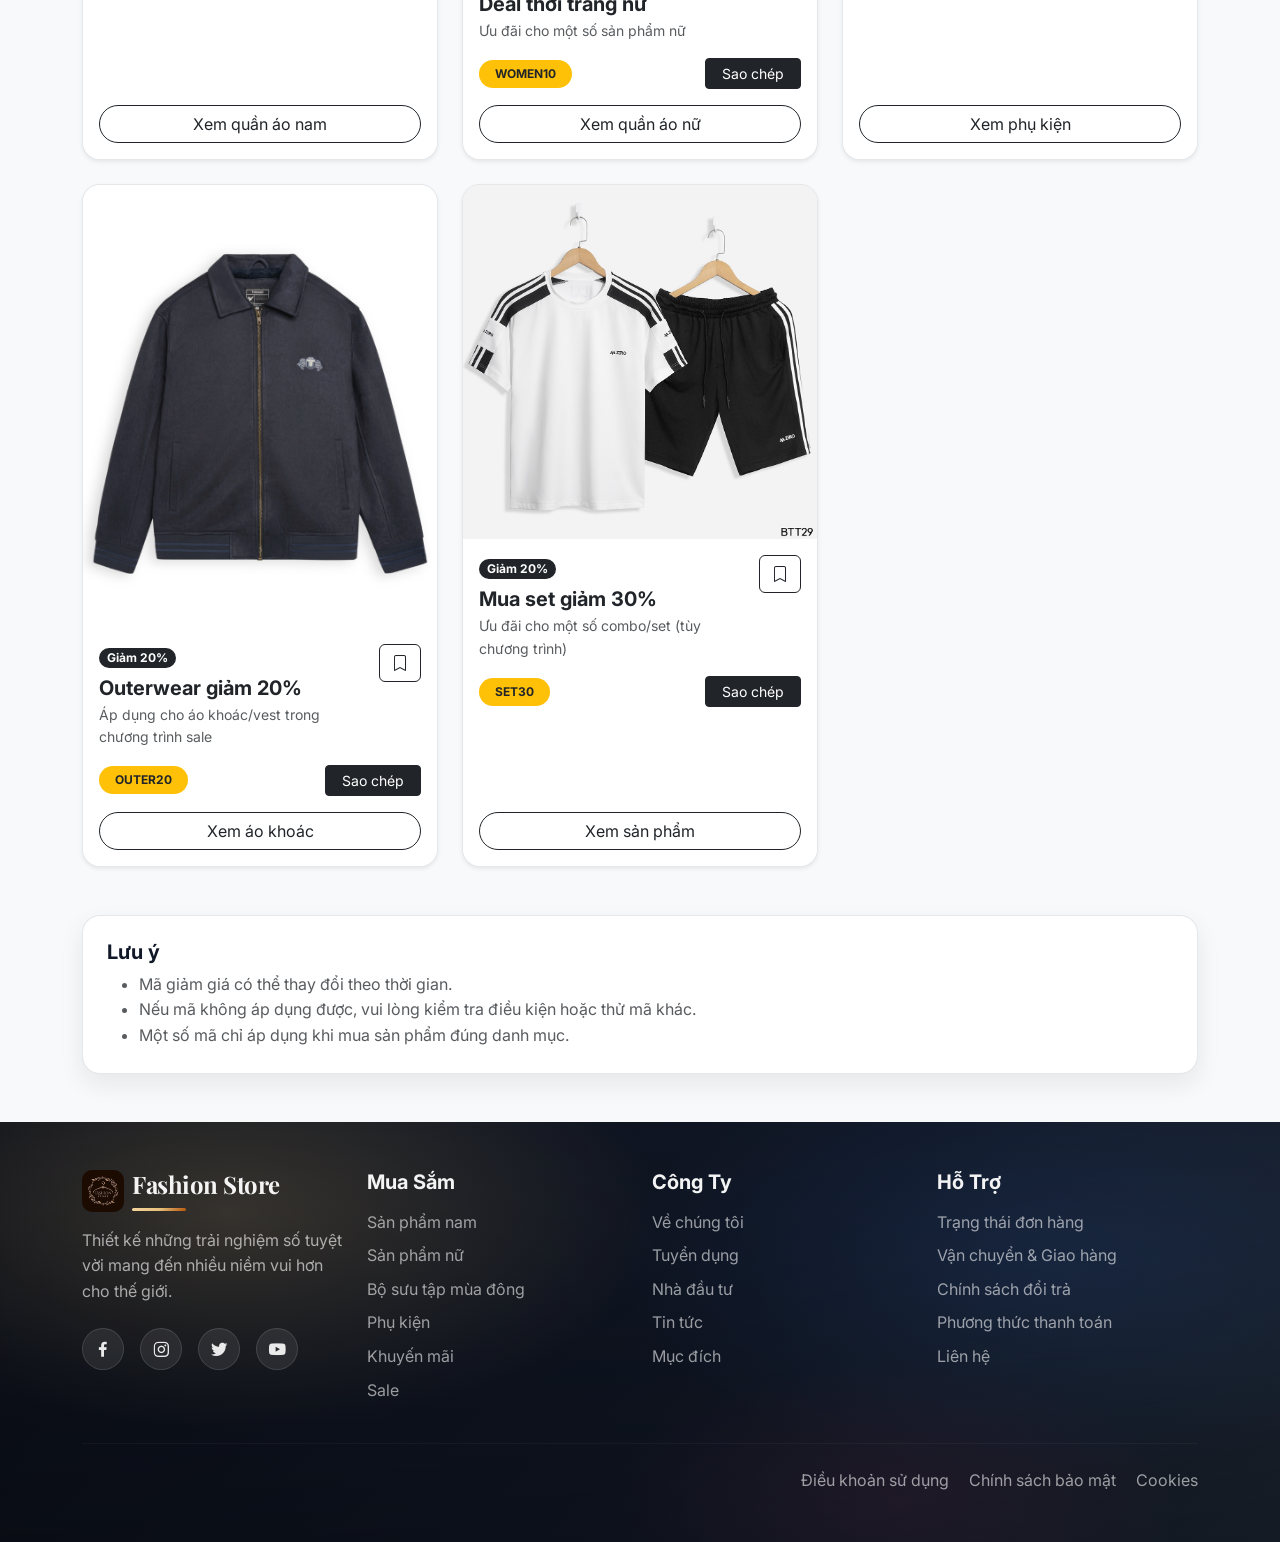
<file: DeTaiBanQuanAo/HTML/promotion.html>
<!doctype html>
<html lang="vi">
  <head>
    <meta charset="UTF-8" />
    <meta name="viewport" content="width=device-width, initial-scale=1.0" />
    <title>Khuyến Mãi - Fashion Store</title>

    <link
      href="https://cdn.jsdelivr.net/npm/bootstrap@5.3.3/dist/css/bootstrap.min.css"
      rel="stylesheet"
    />
    <link
      rel="stylesheet"
      href="https://cdn.jsdelivr.net/npm/bootstrap-icons@1.11.1/font/bootstrap-icons.css"
    />
    <link
      href="https://unpkg.com/boxicons@2.1.4/css/boxicons.min.css"
      rel="stylesheet"
    />
    <link
      href="https://fonts.googleapis.com/css2?family=Playfair+Display:wght@400;600;700&family=Inter:wght@300;400;500&display=swap"
      rel="stylesheet"
    />

    <link rel="stylesheet" href="../CSS/style.css" />
    <link rel="stylesheet" href="../CSS/promotion.css" />

    <script src="../JS/auth.js"></script>
  </head>

  <body class="promo-page promo-fashion">
    <nav
      class="navbar navbar-expand-lg navbar-dark bg-dark py-3 sticky-top shadow"
    >
      <div class="container">
        <a
          class="navbar-brand fw-bold brand-logo d-flex align-items-center gap-2"
          href="index.html"
          style="height: 54px"
        >
          <img
            src="../IMG/logo.jpg"
            alt="Fashion Store Logo"
            style="
              width: 42px;
              height: 42px;
              border-radius: 10px;
              object-fit: cover;
            "
          />
          <span>Fashion Store</span>
        </a>

        <button
          class="navbar-toggler"
          type="button"
          data-bs-toggle="collapse"
          data-bs-target="#mainNav"
        >
          <span class="navbar-toggler-icon"></span>
        </button>

        <div class="collapse navbar-collapse" id="mainNav">
          <ul class="navbar-nav mx-auto mb-2 mb-lg-0">
            <li class="nav-item">
              <a class="nav-link px-3" href="../index.html">Trang Chủ</a>
            </li>
            <li class="nav-item">
              <a class="nav-link px-3" href="introduction.html">Giới Thiệu</a>
            </li>
            <li class="nav-item">
              <a class="nav-link px-3" href="collection.html">Bộ Sưu Tập</a>
            </li>
            <li class="nav-item">
              <a class="nav-link px-3" href="../HTML/promotion.html#lienhe"
                >Liên Hệ</a
              >
            </li>

            <li class="nav-item dropdown">
              <a
                class="nav-link dropdown-toggle px-3 active"
                href="#"
                role="button"
                data-bs-toggle="dropdown"
                >Thêm</a
              >
              <ul class="dropdown-menu">
                <li>
                  <a
                    class="dropdown-item"
                    href="list.html?category=phu-kien-khac"
                    >Phụ Kiện</a
                  >
                </li>
                <li>
                  <a class="dropdown-item" href="promotion.html">Khuyến Mãi</a>
                </li>
                <li><hr class="dropdown-divider" /></li>
                <li><a class="dropdown-item" href="news.html">Tin Tức</a></li>
              </ul>
            </li>
          </ul>

          <div class="d-flex gap-3 align-items-center text-white">
            <form
              class="d-flex ms-2"
              role="search"
              onsubmit="return searchProducts(event);"
            >
              <a href="../HTML/list.html" class="btn btn-dark rounded-pill">
                <i class="bx bx-search"></i>
              </a>
            </form>

            <a
              id="user-link"
              href="#"
              class="text-white text-decoration-none"
              title="Tài khoản"
              data-bs-toggle="modal"
              data-bs-target="#authModal"
            >
              <i class="bx bx-user fs-5"></i>
            </a>

            <a
              id="hello-link"
              href="#"
              class="text-white text-decoration-none small d-none"
              data-bs-toggle="modal"
              data-bs-target="#authModal"
              title="Tài khoản"
            >
              Xin chào, <strong id="hello-name"></strong>
            </a>

            <a
              href="cart.html"
              class="text-white text-decoration-none position-relative"
              title="Giỏ hàng"
            >
              <i id="nav-cart-icon" class="bx bx-cart fs-5"></i>
              <span
                id="nav-cart-count"
                class="position-absolute top-0 start-100 translate-middle badge rounded-pill bg-danger cart-badge"
              >
                0
              </span>
            </a>
          </div>
        </div>
      </div>
    </nav>

    <div class="promo-topbar py-3 border-bottom">
      <div
        class="container d-flex justify-content-between align-items-center flex-wrap gap-2"
      >
        <nav aria-label="breadcrumb">
          <ol class="breadcrumb mb-0 small">
            <li class="breadcrumb-item">
              <a href="../index.html" class="text-decoration-none">Trang chủ</a>
            </li>
            <li class="breadcrumb-item active" aria-current="page">
              Khuyến mãi
            </li>
          </ol>
        </nav>

        <div class="d-flex align-items-center gap-2 small">
          <span class="text-muted">Đã lưu mã:</span>
          <span class="badge rounded-pill bg-dark" id="savedCount">0</span>
        </div>
      </div>
    </div>

    <header class="promo-hero py-5">
      <div class="container py-4">
        <div class="row g-4 align-items-center">
          <div class="col-lg-7">
            <div class="promo-kicker mb-2">Coupons & Deals</div>
            <h1 class="promo-title fw-bold display-5 mb-2">Khuyến Mãi</h1>
            <p class="promo-lead mb-4">
              Tổng hợp mã giảm giá và chương trình ưu đãi đang áp dụng.
            </p>

            <div class="d-flex gap-2 flex-wrap">
              <a
                class="btn btn-warning fw-bold rounded-pill px-4"
                href="#promoGrid"
                >Lấy mã ngay</a
              >
              <a
                class="btn btn-outline-light fw-bold rounded-pill px-4"
                href="sale.html"
                >Trang Sale</a
              >
              <a
                class="btn btn-outline-light fw-bold rounded-pill px-4"
                href="payment.html"
                >Thanh toán</a
              >
            </div>
          </div>

          <div class="col-lg-5">
            <div class="promo-sidecard p-4">
              <div style="color: rgb(110, 110, 199)" class="fw-bold mb-1">
                Mẹo tối ưu
              </div>
              <div class="text-muted mb-3">
                Gom sản phẩm vào 1 đơn, ưu tiên món giá trị cao để tối ưu mức
                giảm.
              </div>
              <div class="d-flex gap-2 flex-wrap">
                <a href="list.html" class="btn btn-dark rounded-pill px-4"
                  >Chọn sản phẩm</a
                >
                <button
                  class="btn btn-outline-dark rounded-pill px-4"
                  type="button"
                  id="btnShowSaved"
                >
                  <i class="bi bi-bookmark me-1"></i> Mã đã lưu
                </button>
              </div>
              <div class="text-muted small mt-3">
                Bạn có thể lưu mã để dùng sau (nút bookmark ở mỗi thẻ).
              </div>
            </div>
          </div>
        </div>
      </div>
    </header>

    <section class="py-5 bg-light">
      <div class="container">
        <div class="promo-filter p-4">
          <div class="row g-3 align-items-end">
            <div class="col-lg-6">
              <div class="promo-filter-title">Tìm mã &amp; lọc nhanh</div>
              <div class="text-muted small">
                Tìm theo mã / tên chương trình và lọc theo danh mục áp dụng.
              </div>
            </div>

            <div class="col-lg-6">
              <div class="input-group promo-search">
                <span class="input-group-text bg-white"
                  ><i class="bx bx-search"></i
                ></span>
                <input
                  id="q"
                  class="form-control"
                  placeholder="Tìm mã giảm giá... (ví dụ: NEW, SALE, FASHION)"
                />
                <button
                  id="btnReset"
                  class="btn btn-outline-dark"
                  type="button"
                >
                  Reset
                </button>
              </div>
            </div>
          </div>

          <div class="row g-3 mt-1">
            <div class="col-lg-4 col-md-6">
              <label class="form-label small text-muted mb-1"
                >Danh mục áp dụng</label
              >
              <select id="fCat" class="form-select">
                <option value="">Tất cả</option>
                <option value="all">Toàn shop</option>
                <option value="nam">Nam</option>
                <option value="nu">Nữ</option>
                <option value="phu-kien">Phụ kiện</option>
                <option value="sale">Sale</option>
              </select>
            </div>

            <div class="col-lg-4 col-md-6">
              <label class="form-label small text-muted mb-1">Mức giảm</label>
              <select id="fDiscount" class="form-select">
                <option value="">Tất cả</option>
                <option value="10">10%</option>
                <option value="15">15%</option>
                <option value="20">20%</option>
              </select>
            </div>

            <div class="col-lg-4 col-md-6">
              <label class="form-label small text-muted mb-1">Sắp xếp</label>
              <select id="fSort" class="form-select">
                <option value="best">Nổi bật</option>
                <option value="discount_desc">Giảm cao → thấp</option>
                <option value="discount_asc">Giảm thấp → cao</option>
                <option value="code_az">Mã A → Z</option>
              </select>
            </div>
          </div>

          <div class="d-flex justify-content-between align-items-center mt-3">
            <div class="text-muted small">
              Kết quả: <strong id="resultCount">0</strong> mã
            </div>
            <div class="d-flex gap-2 flex-wrap">
              <a
                href="sale.html"
                class="btn btn-outline-dark btn-sm rounded-pill px-3"
                >Sang trang Sale</a
              >
              <a
                href="payment.html"
                class="btn btn-dark btn-sm rounded-pill px-3"
                >Thanh toán</a
              >
            </div>
          </div>
        </div>
      </div>
    </section>

    <section class="py-5 bg-white">
      <div class="container">
        <div class="row g-4">
          <div class="col-lg-6">
            <div class="promo-panel p-4 h-100">
              <h2 class="fw-bold mb-3 promo-h2">Điều kiện áp dụng</h2>
              <ul class="text-muted lh-lg mb-0">
                <li>Mỗi đơn hàng chỉ áp dụng tối đa 1 mã giảm giá.</li>
                <li>Mã có thể giới hạn theo danh mục/sản phẩm.</li>
                <li>Mã có thể hết hạn hoặc thay đổi theo chương trình.</li>
                <li>
                  Không áp dụng đồng thời với một số ưu đãi khác (nếu có).
                </li>
              </ul>
            </div>
          </div>

          <div class="col-lg-6">
            <div class="promo-panel p-4 h-100 promo-panel-alt">
              <h5 class="fw-bold mb-2">Mẹo dùng mã hiệu quả</h5>
              <p class="text-muted mb-3">
                Gom sản phẩm vào một đơn để tối ưu mức giảm, ưu tiên sản phẩm
                giá trị cao.
              </p>
              <div class="d-flex gap-2 flex-wrap">
                <a href="list.html" class="btn btn-dark rounded-pill px-4"
                  >Chọn sản phẩm</a
                >
                <a
                  href="payment.html"
                  class="btn btn-outline-dark rounded-pill px-4"
                  >Đến thanh toán</a
                >
              </div>
              <div class="text-muted small mt-3">
                Tip: lưu mã để dùng sau (bookmark góc phải mỗi thẻ).
              </div>
            </div>
          </div>
        </div>
      </div>
    </section>

    <section class="py-5 bg-light">
      <div class="container">
        <div class="text-center mb-4">
          <div class="promo-kicker-dark mb-2">Featured</div>
          <h2 class="fw-bold promo-h2">Chương trình nổi bật</h2>
          <p class="text-muted mb-0">Một số ưu đãi theo danh mục</p>
        </div>

        <div class="row g-4">
          <div class="col-lg-4 col-md-6">
            <div class="promo-mini p-4 h-100">
              <div class="fw-bold mb-1">Thời trang nam</div>
              <div class="text-muted small mb-3">Ưu đãi theo set đồ</div>
              <a
                href="list.html?category=nam"
                class="btn btn-outline-dark rounded-pill w-100"
                >Xem ngay</a
              >
            </div>
          </div>

          <div class="col-lg-4 col-md-6">
            <div class="promo-mini p-4 h-100">
              <div class="fw-bold mb-1">Thời trang nữ</div>
              <div class="text-muted small mb-3">Deal cuối tuần</div>
              <a
                href="list.html?category=nu"
                class="btn btn-outline-dark rounded-pill w-100"
                >Xem ngay</a
              >
            </div>
          </div>

          <div class="col-lg-4 col-md-6">
            <div class="promo-mini p-4 h-100">
              <div class="fw-bold mb-1">Phụ kiện</div>
              <div class="text-muted small mb-3">Mua nhiều giảm nhiều</div>
              <a
                href="list.html?category=phu-kien-khac"
                class="btn btn-outline-dark rounded-pill w-100"
                >Xem ngay</a
              >
            </div>
          </div>
        </div>
      </div>
    </section>

    <section class="py-5 bg-light">
      <div class="container">
        <div class="d-flex justify-content-between align-items-end mb-4">
          <div>
            <div class="promo-kicker-dark mb-2">Codes</div>
            <h2 class="fw-bold mb-1 promo-h2">Mã giảm giá</h2>
            <p class="text-muted mb-0">
              Sao chép mã và nhập ở trang thanh toán
            </p>
          </div>
        </div>

        <div class="row g-4" id="promoGrid"></div>

        <div class="mt-5 promo-note p-4">
          <h5 class="fw-bold mb-2">Lưu ý</h5>
          <ul class="text-muted mb-0">
            <li>Mã giảm giá có thể thay đổi theo thời gian.</li>
            <li>
              Nếu mã không áp dụng được, vui lòng kiểm tra điều kiện hoặc thử mã
              khác.
            </li>
            <li>Một số mã chỉ áp dụng khi mua sản phẩm đúng danh mục.</li>
          </ul>
        </div>
      </div>
    </section>

    <footer id="lienhe" class="bg-dark text-light py-5">
      <div class="container">
        <div class="row g-4">
          <div class="col-lg-3 col-md-6">
            <div class="d-flex align-items-center gap-2 mb-3">
              <img
                src="../IMG/logo.jpg"
                alt="Fashion Store Logo"
                style="
                  width: 42px;
                  height: 42px;
                  border-radius: 10px;
                  object-fit: cover;
                "
              />
              <h4 class="fw-bold mb-0 footer-brand">Fashion Store</h4>
            </div>
            <p class="text-muted mb-4">
              Thiết kế những trải nghiệm số tuyệt vời mang đến nhiều niềm vui
              hơn cho thế giới.
            </p>
            <div class="d-flex gap-3">
              <a href="#" class="text-light fs-5"
                ><i class="bx bxl-facebook"></i
              ></a>
              <a href="#" class="text-light fs-5"
                ><i class="bx bxl-instagram"></i
              ></a>
              <a href="#" class="text-light fs-5"
                ><i class="bx bxl-twitter"></i
              ></a>
              <a href="#" class="text-light fs-5"
                ><i class="bx bxl-youtube"></i
              ></a>
            </div>
          </div>

          <div class="col-lg-3 col-md-6">
            <h5 class="mb-3 fw-bold">Mua Sắm</h5>
            <ul class="list-unstyled">
              <li class="mb-2">
                <a
                  href="list.html?category=nam"
                  class="text-muted text-decoration-none"
                  >Sản phẩm nam</a
                >
              </li>
              <li class="mb-2">
                <a
                  href="list.html?category=nu"
                  class="text-muted text-decoration-none"
                  >Sản phẩm nữ</a
                >
              </li>
              <li class="mb-2">
                <a
                  href="list.html?category=ao-khoac-vest"
                  class="text-muted text-decoration-none"
                  >Bộ sưu tập mùa đông</a
                >
              </li>
              <li class="mb-2">
                <a
                  href="list.html?category=phu-kien-khac"
                  class="text-muted text-decoration-none"
                  >Phụ kiện</a
                >
              </li>
              <li class="mb-2">
                <a href="promotion.html" class="text-muted text-decoration-none"
                  >Khuyến mãi</a
                >
              </li>
              <li class="mb-2">
                <a href="sale.html" class="text-muted text-decoration-none"
                  >Sale</a
                >
              </li>
            </ul>
          </div>

          <div class="col-lg-3 col-md-6">
            <h5 class="mb-3 fw-bold">Công Ty</h5>
            <ul class="list-unstyled">
              <li class="mb-2">
                <a
                  href="introduction.html"
                  class="text-muted text-decoration-none"
                  >Về chúng tôi</a
                >
              </li>
              <li class="mb-2">
                <a href="#" class="text-muted text-decoration-none"
                  >Tuyển dụng</a
                >
              </li>
              <li class="mb-2">
                <a href="#" class="text-muted text-decoration-none"
                  >Nhà đầu tư</a
                >
              </li>
              <li class="mb-2">
                <a href="news.html" class="text-muted text-decoration-none"
                  >Tin tức</a
                >
              </li>
              <li class="mb-2">
                <a href="#" class="text-muted text-decoration-none">Mục đích</a>
              </li>
            </ul>
          </div>

          <div class="col-lg-3 col-md-6">
            <h5 class="mb-3 fw-bold">Hỗ Trợ</h5>
            <ul class="list-unstyled">
              <li class="mb-2">
                <a href="#" class="text-muted text-decoration-none"
                  >Trạng thái đơn hàng</a
                >
              </li>
              <li class="mb-2">
                <a href="#" class="text-muted text-decoration-none"
                  >Vận chuyển &amp; Giao hàng</a
                >
              </li>
              <li class="mb-2">
                <a href="#" class="text-muted text-decoration-none"
                  >Chính sách đổi trả</a
                >
              </li>
              <li class="mb-2">
                <a href="#" class="text-muted text-decoration-none"
                  >Phương thức thanh toán</a
                >
              </li>
              <li class="mb-2">
                <a
                  href="../HTML/sale.html#lienhe"
                  class="text-muted text-decoration-none"
                  >Liên hệ</a
                >
              </li>
            </ul>
          </div>
        </div>

        <hr class="my-4 border-secondary" />

        <div class="row">
          <div class="col-md-6 text-center text-md-start"></div>
          <div class="col-md-6 text-center text-md-end">
            <a href="#" class="text-muted text-decoration-none me-3"
              >Điều khoản sử dụng</a
            >
            <a href="#" class="text-muted text-decoration-none me-3"
              >Chính sách bảo mật</a
            >
            <a href="#" class="text-muted text-decoration-none">Cookies</a>
          </div>
        </div>
      </div>
    </footer>

    <button
      id="btnBackTop"
      class="btn btn-dark back-to-top shadow"
      type="button"
      title="Lên đầu trang"
    >
      <i class="bi bi-arrow-up"></i>
    </button>

    <div class="toast-container position-fixed bottom-0 end-0 p-3">
      <div
        id="copyToast"
        class="toast align-items-center text-bg-dark border-0"
        role="alert"
        aria-live="assertive"
        aria-atomic="true"
      >
        <div class="d-flex">
          <div class="toast-body">
            <i class="bi bi-clipboard-check me-2 text-success"></i>Đã sao chép
            mã
          </div>
          <button
            type="button"
            class="btn-close btn-close-white me-2 m-auto"
            data-bs-dismiss="toast"
          ></button>
        </div>
      </div>

      <div
        id="saveToast"
        class="toast align-items-center text-bg-dark border-0 mt-2"
        role="alert"
        aria-live="assertive"
        aria-atomic="true"
      >
        <div class="d-flex">
          <div class="toast-body">
            <i class="bi bi-bookmark-check me-2 text-warning"></i>Đã cập nhật mã
            đã lưu
          </div>
          <button
            type="button"
            class="btn-close btn-close-white me-2 m-auto"
            data-bs-dismiss="toast"
          ></button>
        </div>
      </div>
    </div>

    <div class="modal fade" id="savedModal" tabindex="-1" aria-hidden="true">
      <div class="modal-dialog modal-dialog-centered modal-lg">
        <div class="modal-content rounded-4 border-0 shadow">
          <div class="modal-header border-0 pb-0">
            <h5 class="modal-title fw-bold">Mã đã lưu</h5>
            <button
              type="button"
              class="btn-close"
              data-bs-dismiss="modal"
            ></button>
          </div>
          <div class="modal-body pt-2">
            <div id="savedList" class="row g-3"></div>
            <div id="savedEmpty" class="text-center text-muted py-5 d-none">
              <i class="bi bi-bookmark-x fs-1"></i>
              <div class="mt-2">Bạn chưa lưu mã nào</div>
            </div>
          </div>
          <div class="modal-footer border-0">
            <button
              type="button"
              class="btn btn-outline-dark rounded-pill px-4"
              data-bs-dismiss="modal"
            >
              Đóng
            </button>
          </div>
        </div>
      </div>
    </div>

    <div class="modal fade" id="authModal" tabindex="-1" aria-hidden="true">
      <div class="modal-dialog modal-dialog-centered">
        <div class="modal-content rounded-4 border-0 shadow">
          <div class="modal-header border-0 pb-0">
            <h5 class="modal-title fw-bold" id="authTitle">Đăng nhập</h5>
            <button
              type="button"
              class="btn-close"
              data-bs-dismiss="modal"
              aria-label="Close"
            ></button>
          </div>

          <div class="modal-body pt-2">
            <div id="authMsg" class="d-none"></div>

            <form id="loginForm">
              <div class="mb-2">
                <label class="form-label">Email</label>
                <input id="loginEmail" type="email" class="form-control" />
                <div class="text-danger small mt-1" id="errLoginEmail"></div>
              </div>

              <div class="mb-3">
                <label class="form-label">Mật khẩu</label>
                <input
                  id="loginPassword"
                  type="password"
                  class="form-control"
                />
                <div class="text-danger small mt-1" id="errLoginPassword"></div>
              </div>

              <button class="btn btn-dark w-100 rounded-pill" type="submit">
                Đăng nhập
              </button>

              <div class="text-center mt-3">
                <span class="text-muted">Chưa có tài khoản?</span>
                <a href="#" id="toRegister">Đăng ký</a>
              </div>
            </form>

            <form id="registerForm" class="d-none mt-1">
              <div class="mb-2">
                <label class="form-label">Họ tên</label>
                <input id="regName" class="form-control" />
                <div class="text-danger small mt-1" id="errName"></div>
              </div>

              <div class="mb-2">
                <label class="form-label">Email</label>
                <input id="regEmail" type="email" class="form-control" />
                <div class="text-danger small mt-1" id="errEmail"></div>
              </div>

              <div class="mb-2">
                <label class="form-label">Mật khẩu</label>
                <input id="regPassword" type="password" class="form-control" />
                <div class="text-danger small mt-1" id="errPassword"></div>
              </div>

              <div class="mb-3">
                <label class="form-label">Nhập lại mật khẩu</label>
                <input id="regPassword2" type="password" class="form-control" />
                <div class="text-danger small mt-1" id="errPassword2"></div>
              </div>

              <button class="btn btn-dark w-100 rounded-pill" type="submit">
                Đăng ký
              </button>

              <div class="text-center mt-3">
                <span class="text-muted">Đã có tài khoản?</span>
                <a href="#" id="toLogin">Đăng nhập</a>
              </div>
            </form>

            <div id="accountView" class="d-none">
              <div class="p-3 bg-light border rounded-3">
                <div class="fw-bold mb-1">Tài khoản</div>
                <div class="small text-muted">
                  Tên: <span id="accName"></span>
                </div>
                <div class="small text-muted">
                  Email: <span id="accEmail"></span>
                </div>
              </div>

              <button
                id="btnLogout"
                class="btn btn-dark w-100 rounded-pill mt-3"
                type="button"
              >
                Đăng xuất
              </button>

              <div class="text-center mt-3">
                <a href="taikhoan.html">Trang tài khoản</a>
              </div>
            </div>
          </div>
        </div>
      </div>
    </div>

    <script src="https://cdn.jsdelivr.net/npm/bootstrap@5.3.3/dist/js/bootstrap.bundle.min.js"></script>
    <script src="../JS/promotion.js"></script>
  </body>
</html>
</file>
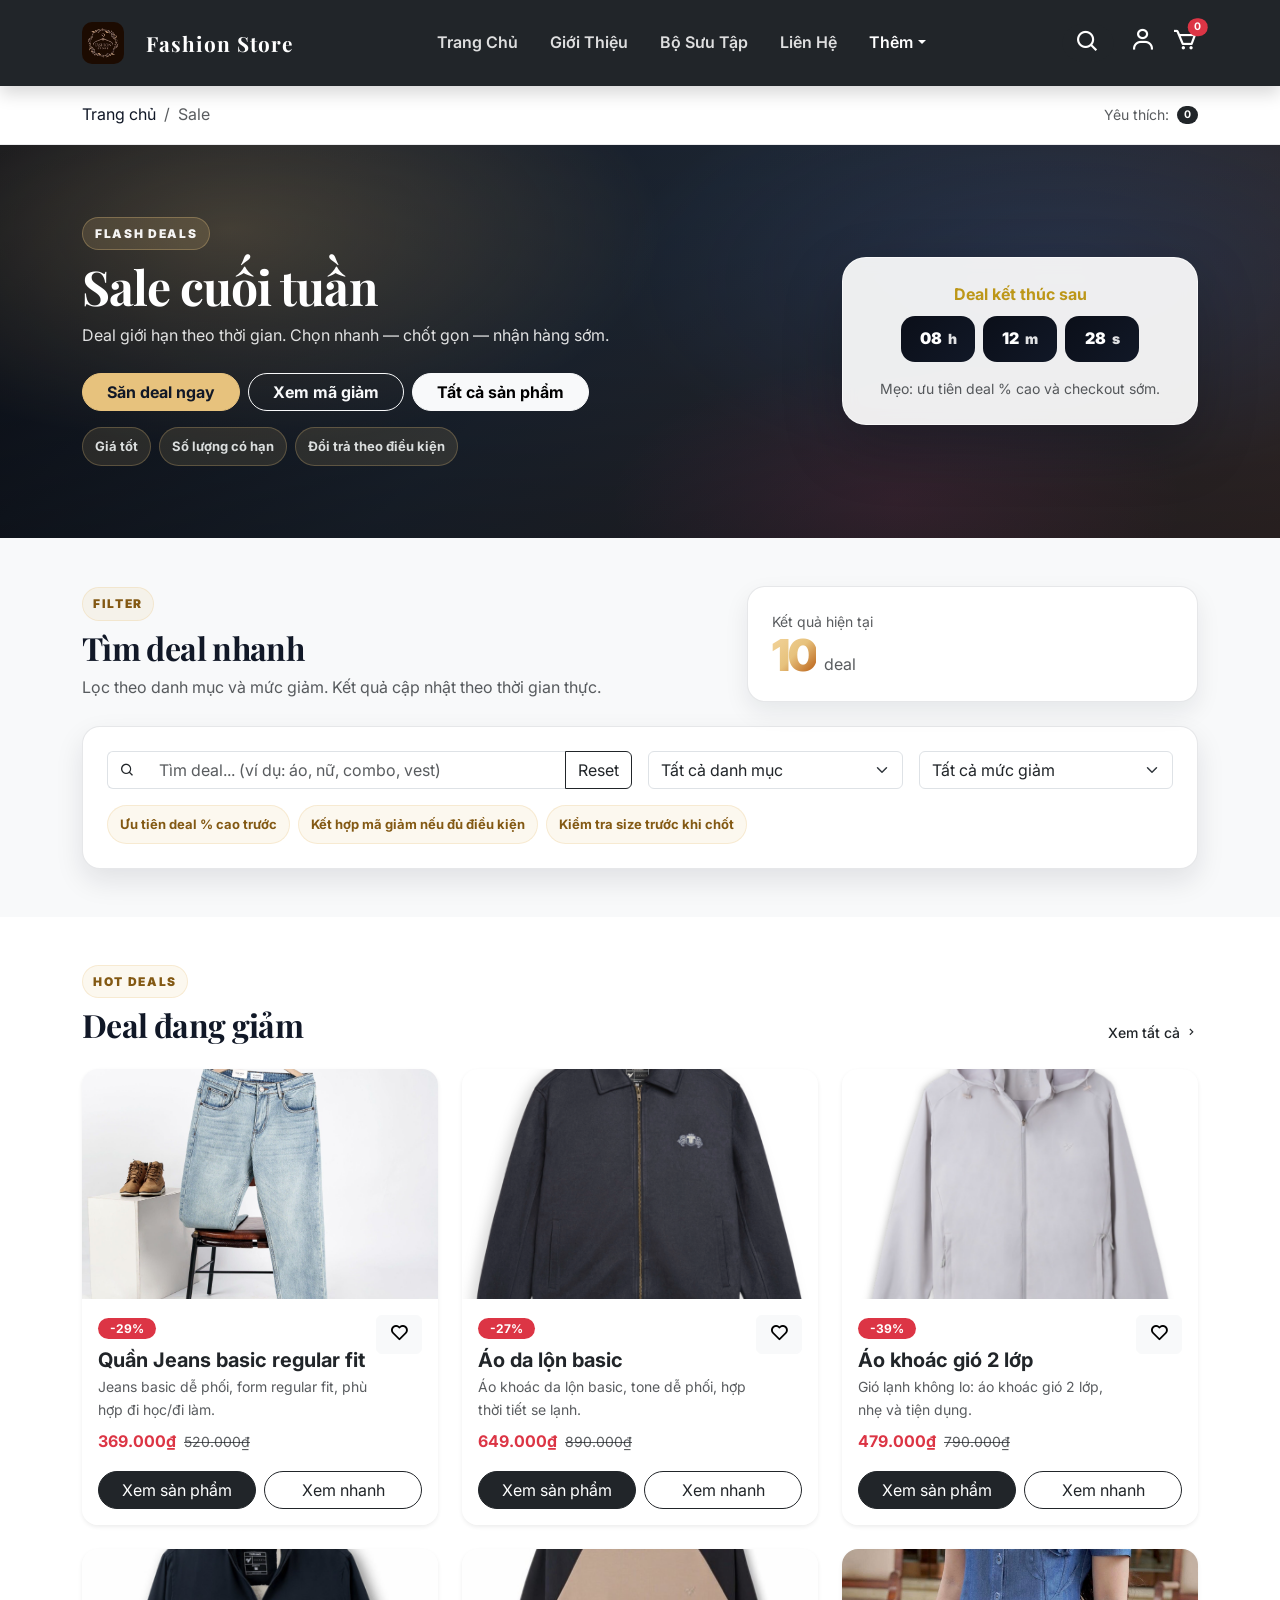
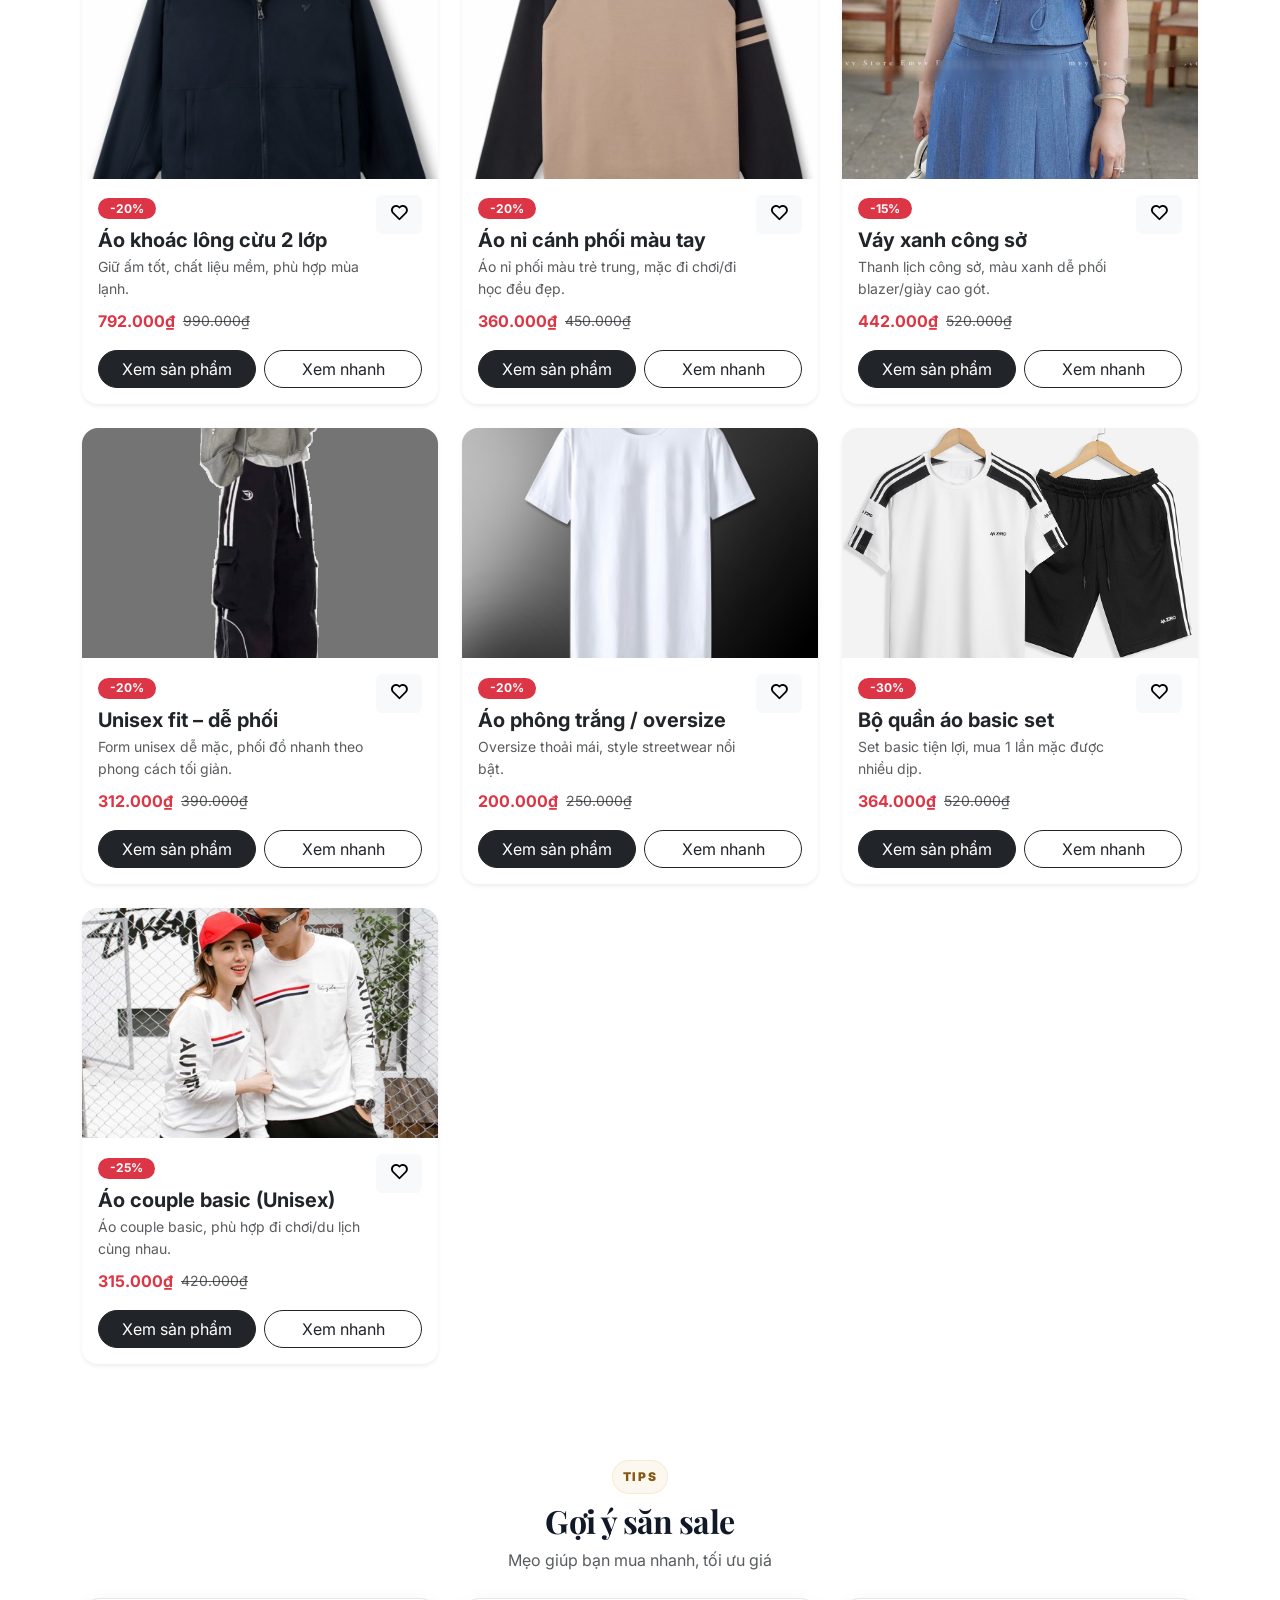
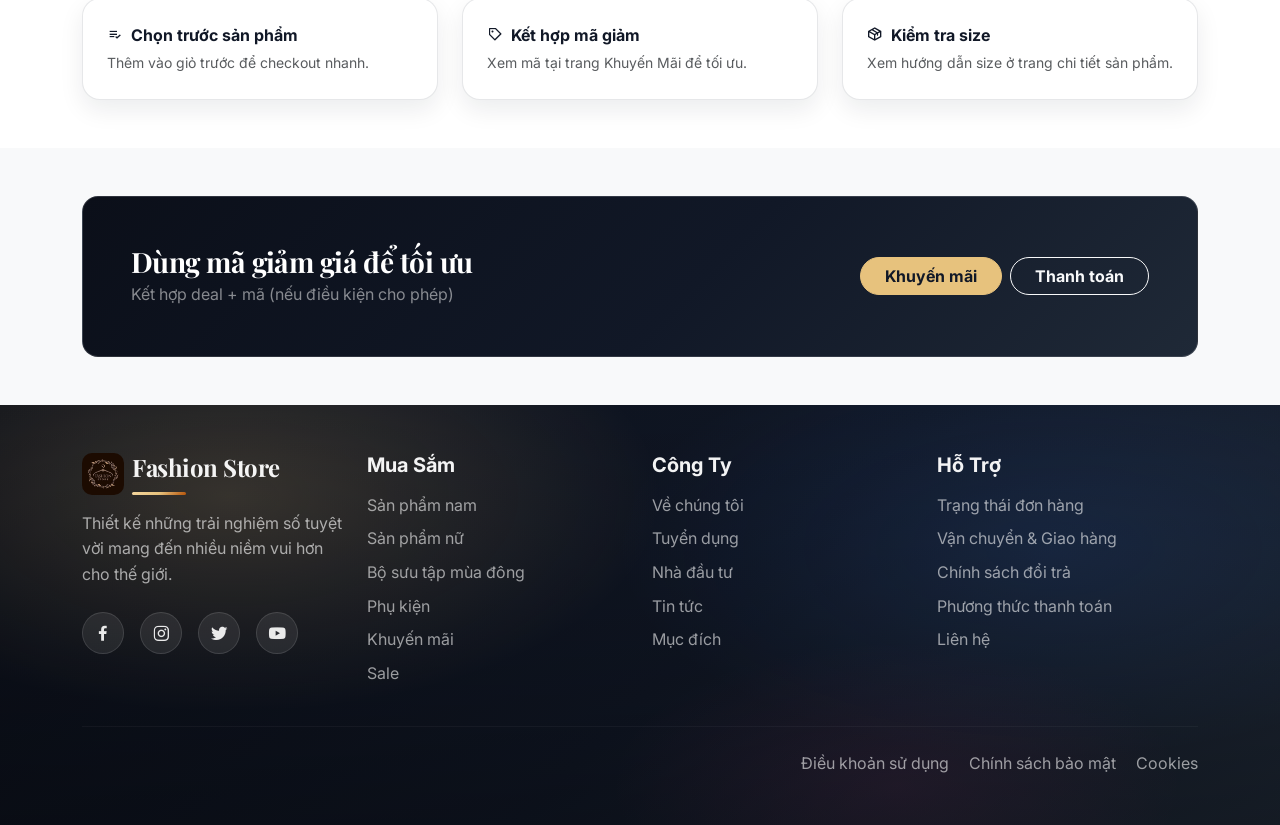
<file: DeTaiBanQuanAo/HTML/sale.html>
<!doctype html>
<html lang="vi">
  <head>
    <meta charset="UTF-8" />
    <meta name="viewport" content="width=device-width, initial-scale=1.0" />
    <title>Sale - Fashion Store</title>

    <link
      href="https://cdn.jsdelivr.net/npm/bootstrap@5.3.3/dist/css/bootstrap.min.css"
      rel="stylesheet"
    />
    <link
      rel="stylesheet"
      href="https://cdn.jsdelivr.net/npm/bootstrap-icons@1.11.1/font/bootstrap-icons.css"
    />
    <link
      href="https://unpkg.com/boxicons@2.1.4/css/boxicons.min.css"
      rel="stylesheet"
    />
    <link
      href="https://fonts.googleapis.com/css2?family=Playfair+Display:wght@400;600;700&family=Inter:wght@300;400;500;600&display=swap"
      rel="stylesheet"
    />

    <link rel="stylesheet" href="../CSS/style.css" />
    <link rel="stylesheet" href="../CSS/sale.css" />

    <script src="../JS/auth.js"></script>
  </head>

  <body class="sale-page sale-color">
    <nav
      class="navbar navbar-expand-lg navbar-dark bg-dark py-3 sticky-top shadow"
    >
      <div class="container">
        <a
          class="navbar-brand fw-bold brand-logo d-flex align-items-center gap-2"
          href="index.html"
          style="height: 54px"
        >
          <img
            src="../IMG/logo.jpg"
            alt="Fashion Store Logo"
            style="
              width: 42px;
              height: 42px;
              border-radius: 10px;
              object-fit: cover;
            "
          />
          <span>Fashion Store</span>
        </a>

        <button
          class="navbar-toggler"
          type="button"
          data-bs-toggle="collapse"
          data-bs-target="#mainNav"
        >
          <span class="navbar-toggler-icon"></span>
        </button>

        <div class="collapse navbar-collapse" id="mainNav">
          <ul class="navbar-nav mx-auto mb-2 mb-lg-0">
            <li class="nav-item">
              <a class="nav-link px-3" href="../index.html">Trang Chủ</a>
            </li>
            <li class="nav-item">
              <a class="nav-link px-3" href="introduction.html">Giới Thiệu</a>
            </li>
            <li class="nav-item">
              <a class="nav-link px-3" href="collection.html">Bộ Sưu Tập</a>
            </li>
            <li class="nav-item">
              <a class="nav-link px-3" href="../HTML/sale.html#lienhe"
                >Liên Hệ</a
              >
            </li>

            <li class="nav-item dropdown">
              <a
                class="nav-link dropdown-toggle px-3 active"
                href="#"
                role="button"
                data-bs-toggle="dropdown"
                >Thêm</a
              >
              <ul class="dropdown-menu">
                <li>
                  <a
                    class="dropdown-item"
                    href="list.html?category=phu-kien-khac"
                    >Phụ Kiện</a
                  >
                </li>
                <li>
                  <a class="dropdown-item" href="promotion.html">Khuyến Mãi</a>
                </li>
                <li><hr class="dropdown-divider" /></li>
                <li><a class="dropdown-item" href="news.html">Tin Tức</a></li>
              </ul>
            </li>
          </ul>

          <div class="d-flex gap-3 align-items-center text-white">
            <form
              class="d-flex ms-2"
              role="search"
              onsubmit="return searchProducts(event);"
            >
              <a href="../HTML/list.html" class="btn btn-dark rounded-pill">
                <i class="bx bx-search"></i>
              </a>
            </form>

            <a
              id="user-link"
              href="#"
              class="text-white text-decoration-none"
              title="Tài khoản"
              data-bs-toggle="modal"
              data-bs-target="#authModal"
            >
              <i class="bx bx-user fs-5"></i>
            </a>

            <a
              id="hello-link"
              href="#"
              class="text-white text-decoration-none small d-none"
              data-bs-toggle="modal"
              data-bs-target="#authModal"
              title="Tài khoản"
            >
              Xin chào, <strong id="hello-name"></strong>
            </a>

            <a
              href="cart.html"
              class="text-white text-decoration-none position-relative"
              title="Giỏ hàng"
            >
              <i id="nav-cart-icon" class="bx bx-cart fs-5"></i>
              <span
                id="nav-cart-count"
                class="position-absolute top-0 start-100 translate-middle badge rounded-pill bg-danger cart-badge"
              >
                0
              </span>
            </a>
          </div>
        </div>
      </div>
    </nav>

    <div class="sale-topbar py-3 border-bottom">
      <div
        class="container d-flex justify-content-between align-items-center flex-wrap gap-2"
      >
        <nav aria-label="breadcrumb">
          <ol class="breadcrumb mb-0 small">
            <li class="breadcrumb-item">
              <a href="../index.html" class="text-decoration-none">Trang chủ</a>
            </li>
            <li class="breadcrumb-item active" aria-current="page">Sale</li>
          </ol>
        </nav>

        <div class="d-flex align-items-center gap-2 small">
          <span class="text-muted">Yêu thích:</span>
          <span class="badge rounded-pill bg-dark" id="wishCount">0</span>
        </div>
      </div>
    </div>

    <header class="hero-sale hero-sale-color py-5">
      <div class="container py-4">
        <div class="row g-4 align-items-center">
          <div class="col-lg-8">
            <div class="sale-kicker mb-2">Flash Deals</div>
            <h1 class="sale-title fw-bold display-5 mb-2">Sale cuối tuần</h1>
            <p class="sale-lead mb-4">
              Deal giới hạn theo thời gian. Chọn nhanh — chốt gọn — nhận hàng
              sớm.
            </p>

            <div class="sale-hero-actions d-flex gap-2 flex-wrap">
              <a
                class="btn btn-warning fw-bold rounded-pill px-4"
                href="#dealGrid"
                >Săn deal ngay</a
              >
              <a
                class="btn btn-outline-light fw-bold rounded-pill px-4"
                href="promotion.html"
                >Xem mã giảm</a
              >
              <a
                class="btn btn-light fw-bold rounded-pill px-4"
                href="list.html"
                >Tất cả sản phẩm</a
              >
            </div>

            <div class="sale-hero-badges d-flex flex-wrap gap-2 mt-3">
              <span
                class="sale-chip sale-chip-color"
                style="color: rgb(219, 222, 222)"
                >Giá tốt</span
              >
              <span
                class="sale-chip sale-chip-color"
                style="color: rgb(219, 222, 222)"
                >Số lượng có hạn</span
              >
              <span
                class="sale-chip sale-chip-color"
                style="color: rgb(219, 222, 222)"
                >Đổi trả theo điều kiện</span
              >
            </div>
          </div>

          <div class="col-lg-4">
            <div class="sale-timer sale-timer-color p-4 text-center">
              <div style="color: rgb(189, 151, 25)" class="fw-bold mb-2">
                Deal kết thúc sau
              </div>

              <div class="d-flex justify-content-center gap-2">
                <div class="sale-timebox sale-timebox-color">
                  <span id="d-h">08</span><small>h</small>
                </div>
                <div class="sale-timebox sale-timebox-color">
                  <span id="d-m">12</span><small>m</small>
                </div>
                <div class="sale-timebox sale-timebox-color">
                  <span id="d-s">30</span><small>s</small>
                </div>
              </div>

              <div class="text-muted small mt-3">
                Mẹo: ưu tiên deal % cao và checkout sớm.
              </div>
            </div>
          </div>
        </div>
      </div>
    </header>

    <section class="py-5 bg-light">
      <div class="container">
        <div class="row g-4 align-items-center">
          <div class="col-lg-7">
            <div class="sale-kicker-dark mb-2">Filter</div>
            <h2 class="fw-bold mb-2 sale-h2">Tìm deal nhanh</h2>
            <p class="text-muted mb-0">
              Lọc theo danh mục và mức giảm. Kết quả cập nhật theo thời gian
              thực.
            </p>
          </div>

          <div class="col-lg-5">
            <div class="sale-stat p-4">
              <div class="text-muted small">Kết quả hiện tại</div>
              <div class="d-flex align-items-end gap-2 flex-wrap">
                <div class="sale-stat-num" id="resultCount">0</div>
                <div class="text-muted">deal</div>
              </div>
            </div>
          </div>
        </div>

        <div class="sale-filter sale-filter-color mt-4 p-4">
          <div class="row g-3 align-items-center">
            <div class="col-lg-6">
              <div class="input-group sale-search">
                <span class="input-group-text bg-white"
                  ><i class="bx bx-search"></i
                ></span>
                <input
                  id="q"
                  class="form-control"
                  placeholder="Tìm deal... (ví dụ: áo, nữ, combo, vest)"
                />
                <button
                  id="btnReset"
                  class="btn btn-outline-dark"
                  type="button"
                >
                  Reset
                </button>
              </div>
            </div>

            <div class="col-lg-3 col-md-6">
              <select id="fCat" class="form-select">
                <option value="">Tất cả danh mục</option>
                <option value="all">Set quần áo</option>
                <option value="nam">Nam</option>
                <option value="nu">Nữ</option>
                <option value="outerwear">Áo khoác</option>
                <option value="phu-kien">Phụ kiện</option>
              </select>
            </div>

            <div class="col-lg-3 col-md-6">
              <select id="fOff" class="form-select">
                <option value="">Tất cả mức giảm</option>
                <option value="10">Từ 10%</option>
                <option value="15">Từ 15%</option>
                <option value="20">Từ 20%</option>
                <option value="30">Từ 30%</option>
              </select>
            </div>
          </div>

          <div class="d-flex flex-wrap gap-2 mt-3">
            <span class="sale-chip sale-chip-color"
              >Ưu tiên deal % cao trước</span
            >
            <span class="sale-chip sale-chip-color"
              >Kết hợp mã giảm nếu đủ điều kiện</span
            >
            <span class="sale-chip sale-chip-color"
              >Kiểm tra size trước khi chốt</span
            >
          </div>
        </div>
      </div>
    </section>

    <main class="py-5 bg-white">
      <div class="container">
        <div class="d-flex justify-content-between align-items-end mb-4">
          <div>
            <div class="sale-kicker-dark mb-2">Hot Deals</div>
            <h2 class="fw-bold sale-h2 mb-0">Deal đang giảm</h2>
          </div>
          <a
            href="list.html"
            class="text-dark text-decoration-none small fw-medium"
          >
            Xem tất cả <i class="bx bx-chevron-right"></i>
          </a>
        </div>

        <div class="row g-4" id="dealGrid"></div>
      </div>
    </main>

    <section class="py-5 bg-white">
      <div class="container">
        <div class="text-center mb-4">
          <div class="sale-kicker-dark mb-2">Tips</div>
          <h2 class="fw-bold sale-h2">Gợi ý săn sale</h2>
          <p class="text-muted mb-0">Mẹo giúp bạn mua nhanh, tối ưu giá</p>
        </div>

        <div class="row g-4">
          <div class="col-lg-4 col-md-6">
            <div class="sale-tip p-4 h-100">
              <div class="fw-bold mb-1">
                <i class="bx bx-list-check me-2"></i>Chọn trước sản phẩm
              </div>
              <div class="text-muted small">
                Thêm vào giỏ trước để checkout nhanh.
              </div>
            </div>
          </div>
          <div class="col-lg-4 col-md-6">
            <div class="sale-tip p-4 h-100">
              <div class="fw-bold mb-1">
                <i class="bx bx-purchase-tag me-2"></i>Kết hợp mã giảm
              </div>
              <div class="text-muted small">
                Xem mã tại trang Khuyến Mãi để tối ưu.
              </div>
            </div>
          </div>
          <div class="col-lg-4 col-md-6">
            <div class="sale-tip p-4 h-100">
              <div class="fw-bold mb-1">
                <i class="bx bx-package me-2"></i>Kiểm tra size
              </div>
              <div class="text-muted small">
                Xem hướng dẫn size ở trang chi tiết sản phẩm.
              </div>
            </div>
          </div>
        </div>
      </div>
    </section>

    <section class="py-5 bg-light">
      <div class="container">
        <div
          class="sale-cta sale-cta-color p-5 rounded-4 text-white d-flex flex-column flex-lg-row align-items-center justify-content-between gap-3"
        >
          <div>
            <h3 class="fw-bold mb-1 sale-h3">Dùng mã giảm giá để tối ưu</h3>
            <p class="text-white-50 mb-0">
              Kết hợp deal + mã (nếu điều kiện cho phép)
            </p>
          </div>
          <div class="d-flex gap-2 flex-wrap">
            <a
              href="promotion.html"
              class="btn btn-warning fw-bold rounded-pill px-4"
              >Khuyến mãi</a
            >
            <a
              href="payment.html"
              class="btn btn-outline-light fw-bold rounded-pill px-4"
              >Thanh toán</a
            >
          </div>
        </div>
      </div>
    </section>

    <footer id="lienhe" class="bg-dark text-light py-5">
      <div class="container">
        <div class="row g-4">
          <div class="col-lg-3 col-md-6">
            <div class="d-flex align-items-center gap-2 mb-3">
              <img
                src="../IMG/logo.jpg"
                alt="Fashion Store Logo"
                style="
                  width: 42px;
                  height: 42px;
                  border-radius: 10px;
                  object-fit: cover;
                "
              />
              <h4 class="fw-bold mb-0 footer-brand">Fashion Store</h4>
            </div>
            <p class="text-muted mb-4">
              Thiết kế những trải nghiệm số tuyệt vời mang đến nhiều niềm vui
              hơn cho thế giới.
            </p>
            <div class="d-flex gap-3">
              <a href="#" class="text-light fs-5"
                ><i class="bx bxl-facebook"></i
              ></a>
              <a href="#" class="text-light fs-5"
                ><i class="bx bxl-instagram"></i
              ></a>
              <a href="#" class="text-light fs-5"
                ><i class="bx bxl-twitter"></i
              ></a>
              <a href="#" class="text-light fs-5"
                ><i class="bx bxl-youtube"></i
              ></a>
            </div>
          </div>

          <div class="col-lg-3 col-md-6">
            <h5 class="mb-3 fw-bold">Mua Sắm</h5>
            <ul class="list-unstyled">
              <li class="mb-2">
                <a
                  href="list.html?category=nam"
                  class="text-muted text-decoration-none"
                  >Sản phẩm nam</a
                >
              </li>
              <li class="mb-2">
                <a
                  href="list.html?category=nu"
                  class="text-muted text-decoration-none"
                  >Sản phẩm nữ</a
                >
              </li>
              <li class="mb-2">
                <a
                  href="list.html?category=ao-khoac-vest"
                  class="text-muted text-decoration-none"
                  >Bộ sưu tập mùa đông</a
                >
              </li>
              <li class="mb-2">
                <a
                  href="list.html?category=phu-kien-khac"
                  class="text-muted text-decoration-none"
                  >Phụ kiện</a
                >
              </li>
              <li class="mb-2">
                <a href="promotion.html" class="text-muted text-decoration-none"
                  >Khuyến mãi</a
                >
              </li>
              <li class="mb-2">
                <a href="sale.html" class="text-muted text-decoration-none"
                  >Sale</a
                >
              </li>
            </ul>
          </div>

          <div class="col-lg-3 col-md-6">
            <h5 class="mb-3 fw-bold">Công Ty</h5>
            <ul class="list-unstyled">
              <li class="mb-2">
                <a
                  href="introduction.html"
                  class="text-muted text-decoration-none"
                  >Về chúng tôi</a
                >
              </li>
              <li class="mb-2">
                <a href="#" class="text-muted text-decoration-none"
                  >Tuyển dụng</a
                >
              </li>
              <li class="mb-2">
                <a href="#" class="text-muted text-decoration-none"
                  >Nhà đầu tư</a
                >
              </li>
              <li class="mb-2">
                <a href="news.html" class="text-muted text-decoration-none"
                  >Tin tức</a
                >
              </li>
              <li class="mb-2">
                <a href="#" class="text-muted text-decoration-none">Mục đích</a>
              </li>
            </ul>
          </div>

          <div class="col-lg-3 col-md-6">
            <h5 class="mb-3 fw-bold">Hỗ Trợ</h5>
            <ul class="list-unstyled">
              <li class="mb-2">
                <a href="#" class="text-muted text-decoration-none"
                  >Trạng thái đơn hàng</a
                >
              </li>
              <li class="mb-2">
                <a href="#" class="text-muted text-decoration-none"
                  >Vận chuyển &amp; Giao hàng</a
                >
              </li>
              <li class="mb-2">
                <a href="#" class="text-muted text-decoration-none"
                  >Chính sách đổi trả</a
                >
              </li>
              <li class="mb-2">
                <a href="#" class="text-muted text-decoration-none"
                  >Phương thức thanh toán</a
                >
              </li>
              <li class="mb-2">
                <a
                  href="../HTML/sale.html#lienhe"
                  class="text-muted text-decoration-none"
                  >Liên hệ</a
                >
              </li>
            </ul>
          </div>
        </div>

        <hr class="my-4 border-secondary" />

        <div class="row">
          <div class="col-md-6 text-center text-md-start"></div>
          <div class="col-md-6 text-center text-md-end">
            <a href="#" class="text-muted text-decoration-none me-3"
              >Điều khoản sử dụng</a
            >
            <a href="#" class="text-muted text-decoration-none me-3"
              >Chính sách bảo mật</a
            >
            <a href="#" class="text-muted text-decoration-none">Cookies</a>
          </div>
        </div>
      </div>
    </footer>

    <button
      id="btnBackTop"
      class="btn btn-dark back-to-top shadow"
      type="button"
      title="Lên đầu trang"
    >
      <i class="bi bi-arrow-up"></i>
    </button>

    <div class="modal fade" id="dealModal" tabindex="-1" aria-hidden="true">
      <div class="modal-dialog modal-dialog-centered modal-lg">
        <div class="modal-content rounded-4 border-0 shadow">
          <div class="modal-header border-0 pb-0">
            <h5 class="modal-title fw-bold" id="dmTitle"></h5>
            <button
              type="button"
              class="btn-close"
              data-bs-dismiss="modal"
            ></button>
          </div>
          <div class="modal-body pt-2">
            <div class="row g-4">
              <div class="col-lg-6">
                <img
                  id="dmImg"
                  class="img-fluid rounded-4 w-100"
                  style="height: 320px; object-fit: cover"
                  alt="Deal"
                />
              </div>
              <div class="col-lg-6">
                <div class="d-flex align-items-center gap-2 flex-wrap mb-2">
                  <span
                    class="badge bg-danger rounded-pill sale-badge"
                    id="dmOff"
                  ></span>
                  <span class="badge bg-dark rounded-pill" id="dmCat"></span>
                </div>

                <div class="d-flex align-items-end gap-2 flex-wrap mb-2">
                  <div class="fw-bold text-danger fs-4" id="dmPriceNew"></div>
                  <div
                    class="text-muted text-decoration-line-through"
                    id="dmPriceOld"
                  ></div>
                </div>

                <p class="text-muted" id="dmDesc"></p>
                <div class="d-flex gap-2 flex-wrap">
                  <a
                    class="btn btn-dark rounded-pill px-4"
                    id="dmLink"
                    href="list.html"
                    >Xem sản phẩm</a
                  >
                  <a
                    class="btn btn-outline-dark rounded-pill px-4"
                    href="promotion.html"
                    >Mã giảm giá</a
                  >
                </div>

                <div class="text-muted small mt-3">
                  Tip: nếu mã giảm không áp dụng, hãy kiểm tra điều kiện trong
                  trang Khuyến mãi.
                </div>
              </div>
            </div>
          </div>
        </div>
      </div>
    </div>

    <div class="modal fade" id="authModal" tabindex="-1" aria-hidden="true">
      <div class="modal-dialog modal-dialog-centered">
        <div class="modal-content rounded-4 border-0 shadow">
          <div class="modal-header border-0 pb-0">
            <h5 class="modal-title fw-bold" id="authTitle">Đăng nhập</h5>
            <button
              type="button"
              class="btn-close"
              data-bs-dismiss="modal"
              aria-label="Close"
            ></button>
          </div>

          <div class="modal-body pt-2">
            <div id="authMsg" class="d-none"></div>

            <form id="loginForm">
              <div class="mb-2">
                <label class="form-label">Email</label>
                <input id="loginEmail" type="email" class="form-control" />
                <div class="text-danger small mt-1" id="errLoginEmail"></div>
              </div>

              <div class="mb-3">
                <label class="form-label">Mật khẩu</label>
                <input
                  id="loginPassword"
                  type="password"
                  class="form-control"
                />
                <div class="text-danger small mt-1" id="errLoginPassword"></div>
              </div>

              <button class="btn btn-dark w-100 rounded-pill" type="submit">
                Đăng nhập
              </button>

              <div class="text-center mt-3">
                <span class="text-muted">Chưa có tài khoản?</span>
                <a href="#" id="toRegister">Đăng ký</a>
              </div>
            </form>

            <form id="registerForm" class="d-none mt-1">
              <div class="mb-2">
                <label class="form-label">Họ tên</label>
                <input id="regName" class="form-control" />
                <div class="text-danger small mt-1" id="errName"></div>
              </div>

              <div class="mb-2">
                <label class="form-label">Email</label>
                <input id="regEmail" type="email" class="form-control" />
                <div class="text-danger small mt-1" id="errEmail"></div>
              </div>

              <div class="mb-2">
                <label class="form-label">Mật khẩu</label>
                <input id="regPassword" type="password" class="form-control" />
                <div class="text-danger small mt-1" id="errPassword"></div>
              </div>

              <div class="mb-3">
                <label class="form-label">Nhập lại mật khẩu</label>
                <input id="regPassword2" type="password" class="form-control" />
                <div class="text-danger small mt-1" id="errPassword2"></div>
              </div>

              <button class="btn btn-dark w-100 rounded-pill" type="submit">
                Đăng ký
              </button>

              <div class="text-center mt-3">
                <span class="text-muted">Đã có tài khoản?</span>
                <a href="#" id="toLogin">Đăng nhập</a>
              </div>
            </form>

            <div id="accountView" class="d-none">
              <div class="p-3 bg-light border rounded-3">
                <div class="fw-bold mb-1">Tài khoản</div>
                <div class="small text-muted">
                  Tên: <span id="accName"></span>
                </div>
                <div class="small text-muted">
                  Email: <span id="accEmail"></span>
                </div>
              </div>

              <button
                id="btnLogout"
                class="btn btn-dark w-100 rounded-pill mt-3"
                type="button"
              >
                Đăng xuất
              </button>

              <div class="text-center mt-3">
                <a href="taikhoan.html">Trang tài khoản</a>
              </div>
            </div>
          </div>
        </div>
      </div>
    </div>

    <script src="https://cdn.jsdelivr.net/npm/bootstrap@5.3.3/dist/js/bootstrap.bundle.min.js"></script>
    <script src="../JS/sale.js"></script>
  </body>
</html>
</file>
<file: DeTaiBanQuanAo/CSS/index.css>
* {
  box-sizing: border-box;
  margin: 0px;
  padding: 0px;
}

body {
  font-family:
    "Inter",
    system-ui,
    -apple-system,
    Segoe UI,
    Roboto,
    Arial,
    sans-serif;
  background: #f6f5f2;
  color: #111827;
}

.hero-title,
.products-title,
.category-title,
.carousel-caption h3 {
  font-family: "Playfair Display", serif;
  letter-spacing: -0.02em;
}

#home {
  background: linear-gradient(
    135deg,
    #0b0f19 0%,
    #1f2937 45%,
    #3b2f2f 100%
  ) !important;
  color: #fff;
  position: relative;
  overflow: hidden;
}

#home::before {
  content: "";
  position: absolute;
  inset: -2px;
  background:
    radial-gradient(
      720px 360px at 18% 22%,
      rgba(231, 194, 125, 0.28),
      transparent 60%
    ),
    radial-gradient(
      700px 340px at 82% 34%,
      rgba(59, 130, 246, 0.18),
      transparent 62%
    ),
    radial-gradient(
      520px 260px at 70% 90%,
      rgba(236, 72, 153, 0.14),
      transparent 55%
    );
  pointer-events: none;
}

#home::after {
  content: "";
  position: absolute;
  inset: 0;
  background: linear-gradient(
    180deg,
    rgba(0, 0, 0, 0.1) 0%,
    rgba(0, 0, 0, 0.22) 55%,
    rgba(0, 0, 0, 0.35) 100%
  );
  pointer-events: none;
}

#home .container {
  position: relative;
  z-index: 1;
}

.hero-subtitle {
  letter-spacing: 0.14em;
  font-weight: 900;
  color: rgba(231, 194, 125, 0.92) !important;
}

.hero-desc {
  max-width: 72ch;
  color: rgba(255, 255, 255, 0.84) !important;
}

.hero-title span {
  background: linear-gradient(135deg, #f3d59d, #e7c27d, #b45309);
  -webkit-background-clip: text;
  background-clip: text;
  color: transparent !important;
}

#home .btn.btn-dark {
  background: linear-gradient(
    135deg,
    #e7c27d 0%,
    #f3d59d 55%,
    #b45309 100%
  ) !important;
  border: 0 !important;
  color: #111827 !important;
  box-shadow: 0 18px 50px rgba(0, 0, 0, 0.22);
}

#home .btn.btn-dark:hover {
  filter: brightness(0.97);
}

#home .btn.btn-dark:active {
  transform: translateY(1px);
}

.categories-slider-section {
  background: #f6f5f2 !important;
}

.categories-box {
  background: rgba(255, 255, 255, 0.92) !important;
  border: 1px solid rgba(16, 85, 235, 0.1);
  border-radius: 18px !important;
  box-shadow: 0 12px 28px rgba(17, 24, 39, 0.1) !important;
}

.category-list a {
  color: #111827;
  padding: 10px 10px;
  border-radius: 12px;
  transition:
    background 0.16s ease,
    transform 0.16s ease;
}

.category-list a:hover {
  background: rgba(231, 194, 125, 0.14);
  transform: translateX(2px);
}

#mainCarousel .carousel-inner {
  border-radius: 18px !important;
  overflow: hidden !important;
  box-shadow: 0 18px 44px rgba(17, 24, 39, 0.16) !important;
}
#mainCarousel,
#mainCarousel .carousel-inner,
#mainCarousel .carousel-item {
  height: 800px !important;
}
#mainCarousel .carousel-inner,
#mainCarousel .carousel-item {
  overflow: hidden !important;
}
#mainCarousel img,
#mainCarousel .carousel-item img,
#mainCarousel .carousel-img {
  width: 100% !important;
  height: 100% !important;
  object-fit: cover !important;
  object-position: center !important;
  display: block !important;
}
@media (max-width: 992px) {
  #mainCarousel,
  #mainCarousel .carousel-inner,
  #mainCarousel .carousel-item {
    height: 340px !important;
  }
}
@media (max-width: 576px) {
  #mainCarousel,
  #mainCarousel .carousel-inner,
  #mainCarousel .carousel-item {
    height: 200px !important;
  }
}

.carousel-caption {
  border: 1px solid rgba(255, 255, 255, 0.18);
  backdrop-filter: blur(8px);
}

.products-title {
  background: linear-gradient(135deg, #0b0f19, #1f2937);
  -webkit-background-clip: text;
  background-clip: text;
  color: transparent;
}

#home-category-pills .nav-link {
  border: 1px solid rgba(17, 24, 39, 0.12);
  background: #fff;
  color: #111827;
  font-weight: 700;
}

#home-category-pills .nav-link.active {
  background: rgba(231, 194, 125, 0.2);
  border-color: rgba(231, 194, 125, 0.36);
  color: rgba(120, 75, 0, 0.95);
}

.product-img {
  height: 220px;
  object-fit: cover;
  transition: transform 0.5s ease;
}

.card:hover .product-img {
  transform: scale(1.05);
}

.card {
  border: 1px solid rgba(17, 24, 39, 0.1) !important;
  border-radius: 18px !important;
  box-shadow: 0 10px 24px rgba(17, 24, 39, 0.1) !important;
  transition:
    transform 180ms ease,
    box-shadow 180ms ease;
}

.card:hover {
  transform: translateY(-3px);
  box-shadow: 0 16px 34px rgba(17, 24, 39, 0.14) !important;
}

.btn-warning {
  background-color: #e7c27d !important;
  border-color: #e7c27d !important;
  color: #111827 !important;
}

.btn-warning:hover {
  filter: brightness(0.96);
}
</file>
<file: DeTaiBanQuanAo/CSS/style.css>
* {
  margin: 0;
  padding: 0;
  box-sizing: border-box;
}

body {
  font-family: "Inter", Arial, sans-serif;
  color: #333;
  background: #fff;
  line-height: 1.6;
  overflow-x: hidden;
}

.navbar-brand img {
  height: 38px;
  width: auto;
  object-fit: contain;
  display: block;
  margin-right: 6px;
}
.navbar-brand span {
  font-size: 1.3rem;
  line-height: 1;
  color: #fff;
  letter-spacing: 1px;
  font-family: "Playfair Display", serif;
  font-weight: bold;
  white-space: nowrap;
}
.navbar-nav .nav-link {
  font-size: 1rem;
  font-weight: 500;
  padding-top: 0.5rem;
  padding-bottom: 0.5rem;
  white-space: nowrap;
}
.dropdown-menu .dropdown-item {
  font-size: 1rem;
  padding-top: 0.5rem;
  padding-bottom: 0.5rem;
}
.navbar .form-control,
.navbar .btn {
  font-size: 1rem;
  height: 38px;
  padding-top: 0.25rem;
  padding-bottom: 0.25rem;
}
.navbar .d-flex.gap-2 {
  gap: 1rem !important;
}
.navbar .bx {
  font-size: 1.65rem !important;
}
.navbar-nav {
  flex-wrap: nowrap !important;
}
.navbar {
  background: #212529;
}

.brand-logo {
  font-family: "Playfair Display", serif;
  font-size: 24px;
  font-weight: 700;
  letter-spacing: 1px;
  transition:
    transform 0.2s linear,
    color 0.2s linear;
}

.brand-logo:hover {
  transform: translateY(-2px);
  color: #ffffff;
}

.navbar-nav .nav-link {
  font-weight: 600;
  padding: 8px 12px;
  color: rgba(255, 255, 255, 0.85);
  position: relative;
  transition: color 0.2s linear;
}

.navbar-nav .nav-link:hover {
  color: #ffffff;
}

.navbar-nav .nav-link::after {
  content: "";
  position: absolute;
  left: 0;
  bottom: 2px;
  height: 2px;
  width: 0;
  background: #ffffff;
  transition: width 0.25s linear;
}

.navbar-nav .nav-link:hover::after {
  width: 100%;
}

.navbar-dark .navbar-nav .nav-link.active {
  color: #ffffff;
}

.navbar-nav .dropdown-toggle::after {
  width: auto;
  height: auto;
  background: none;
  transition: none;
  position: static;
}

.navbar-nav .dropdown-toggle:hover::after {
  width: auto;
}

.dropdown-menu {
  border: 1px solid #e9ecef;
  padding: 6px;
  background: #ffffff;
  transition: box-shadow 0.2s linear;
}

.dropdown-menu:hover {
  box-shadow: 0 10px 22px rgba(0, 0, 0, 0.18);
}

.dropdown-item {
  padding: 8px 12px;
  color: #212529;
  transition:
    background-color 0.2s linear,
    padding-left 0.2s linear;
}

.dropdown-item:hover {
  background: #f8f9fa;
  padding-left: 18px;
}

.navbar a.text-white {
  color: #ffffff;
  transition:
    color 0.2s linear,
    transform 0.2s linear;
  display: inline-block;
}

.navbar a.text-white:hover {
  color: #dc3545;
  transform: translateY(-2px);
}

.cart-badge {
  font-size: 0.65rem;
}

#home {
  background: #f8f9fa;
}

.hero-subtitle {
  letter-spacing: 3px;
  font-size: 0.875rem;
}

.hero-title {
  font-family: "Playfair Display", serif;
  line-height: 1.3;
  font-weight: 700;
}

.hero-desc {
  max-width: 700px;
  font-size: 1.1rem;
  line-height: 1.8;
}

#home .btn {
  transition:
    background-color 0.2s linear,
    color 0.2s linear,
    box-shadow 0.2s linear,
    transform 0.2s linear;
}

#home .btn:hover {
  background: #111417;
  box-shadow: 0 12px 24px rgba(0, 0, 0, 0.22);
  transform: translateY(-3px);
}

.categories-slider-section {
  background: #ffffff;
}

.categories-box {
  background: #f8f9fa;
  border: 1px solid #e9ecef;
  transition:
    box-shadow 0.2s linear,
    transform 0.2s linear;
}

.categories-box:hover {
  box-shadow: 0 14px 28px rgba(0, 0, 0, 0.16);
  transform: translateY(-4px);
}

.category-title {
  font-family: "Playfair Display", serif;
  font-weight: 700;
}

.category-item {
  padding: 8px 10px;
  transition:
    background-color 0.2s linear,
    transform 0.2s linear,
    box-shadow 0.2s linear;
  border-radius: 8px;
}

.category-item:hover {
  background: #ffffff;
  box-shadow: 0 10px 20px rgba(0, 0, 0, 0.1);
  transform: translateX(4px);
}

.category-item a {
  color: #495057;
  text-decoration: none;
  font-weight: 600;
  font-size: 14px;
  transition: color 0.2s linear;
}

.category-item a:hover {
  color: #212529;
}

.carousel-image {
  height: 450px;
  width: 100%;
  object-fit: cover;
}

.stat-card {
  border: 1px solid rgba(255, 255, 255, 0.15);
  transition:
    transform 0.2s linear,
    box-shadow 0.2s linear;
}

.stat-card:hover {
  transform: translateY(-4px);
  box-shadow: 0 14px 28px rgba(0, 0, 0, 0.18);
}
.cart-path-layer {
  position: fixed;
  left: 0;
  top: 0;
  width: 100vw;
  height: 100vh;
  z-index: 9998;
  pointer-events: none;
}

.cart-path {
  fill: none;
  stroke: #111;
  stroke-width: 2;
  stroke-linecap: round;
  stroke-dasharray: 6 8;
  opacity: 0.9;

  transition:
    stroke-dashoffset 1.2s ease,
    opacity 0.3s ease;
}

#nav-cart-icon {
  display: inline-flex;
  transition: transform 0.18s ease;
  transform: translateY(0) scale(1);
}

#nav-cart-icon.cart-pop {
  transform: translateY(-6px) scale(1.08);
}
.fly-cart-icon {
  position: fixed;
  z-index: 9999;
  pointer-events: none;
  font-size: 30px;
  color: #111;
  opacity: 1;
  transition:
    transform 1.5s cubic-bezier(0.2, 0.8, 0.2, 1),
    opacity 1.5s;
}
.fly-img {
  position: fixed;
  z-index: 9999;
  pointer-events: none;
  border-radius: 12px;
  object-fit: cover;
  box-shadow: 0 10px 25px rgba(0, 0, 0, 0.25);
  transition:
    transform 1.2s cubic-bezier(0.2, 0.8, 0.2, 1),
    opacity 1.2s;
  opacity: 1;
}
.collections-title,
.products-title,
.featured-title,
.sale-title {
  font-family: "Playfair Display", serif;
  font-weight: 700;
}

.cover-img {
  object-fit: cover;
}

.cover-500 {
  min-height: 380px;
}

.cover-400 {
  min-height: 320px;
}

.cover-240 {
  min-height: 180px;
}

.overlay-dark-80 {
  background: linear-gradient(to top, rgba(0, 0, 0, 0.8), transparent);
}

.overlay-dark-70 {
  background: linear-gradient(to top, rgba(0, 0, 0, 0.7), transparent);
}

.product-img {
  height: 300px;
  width: 100%;
  object-fit: cover;
  transition: opacity 0.2s linear;
}

.card {
  border: 1px solid #e9ecef;
  transition:
    transform 0.2s linear,
    box-shadow 0.2s linear,
    border-color 0.2s linear;
}

.card:hover {
  border-color: #d1d7dd;
  transform: translateY(-6px);
  box-shadow: 0 18px 36px rgba(0, 0, 0, 0.18);
}

.card:hover .product-img {
  opacity: 0.92;
}

.nav-pills .nav-link {
  border: 1px solid #dee2e6;
  color: #6c757d;
  background: transparent;
  transition:
    background-color 0.2s linear,
    color 0.2s linear,
    border-color 0.2s linear,
    box-shadow 0.2s linear,
    transform 0.2s linear;
}

.nav-pills .nav-link:hover {
  background: #f8f9fa;
  color: #212529;
  border-color: #212529;
  box-shadow: 0 10px 18px rgba(0, 0, 0, 0.1);
  transform: translateY(-2px);
}

.nav-pills .nav-link.active {
  background: #212529;
  color: #ffffff;
  border-color: #212529;
}

footer {
  background: #212529;
  color: #ffffff;
  display: block;
}

.footer-brand {
  font-family: "Playfair Display", serif;
  font-weight: 700;
}

footer a {
  color: #adb5bd;
  text-decoration: none;
  transition:
    color 0.2s linear,
    padding-left 0.2s linear;
}

footer a:hover {
  color: #ffffff;
  padding-left: 6px;
}
footer .text-muted {
  color: rgba(255, 255, 255, 0.7) !important;
}

footer a.text-muted {
  color: rgba(255, 255, 255, 0.7) !important;
}

footer a.text-muted:hover {
  color: #ffffff !important;
}

.cart-item-img {
  width: 70px;
  height: 70px;
  object-fit: cover;
  border-radius: 8px;
}

.quantity-btn {
  width: 30px;
  height: 30px;
  padding: 0;
  display: inline-flex;
  align-items: center;
  justify-content: center;
}

.fly-cart-icon {
  position: fixed;
  z-index: 9999;
  font-size: 22px;
  pointer-events: none;
  transition:
    transform 1.5s ease,
    opacity 1.5s ease;
  color: #111;
}

.cart-pop {
  animation: cartPop 0.2s ease;
}

@keyframes cartPop {
  0% {
    transform: scale(1);
  }

  50% {
    transform: scale(1.25);
  }

  100% {
    transform: scale(1);
  }
}

#mainCarousel {
  border-radius: 18px;
  overflow: hidden;
}

#mainCarousel .carousel-inner {
  height: 100%;
}

#mainCarousel .carousel-item {
  height: 100%;
}

#mainCarousel .carousel-item img {
  width: 100%;
  height: 100%;
  object-fit: cover;
  transform: scale(1.05);
  transition: transform 2.8s ease;
  filter: contrast(1.02) saturate(1.06);
}

#mainCarousel .carousel-item.active img {
  transform: scale(1);
}

#mainCarousel .carousel-item::after {
  content: "";
  position: absolute;
  inset: 0;
  background: linear-gradient(
    to top,
    rgba(0, 0, 0, 0.55),
    rgba(0, 0, 0, 0.15),
    rgba(0, 0, 0, 0)
  );
  pointer-events: none;
}

#mainCarousel .carousel-caption {
  text-align: left;
  left: 7%;
  right: 7%;
  bottom: 10%;
  transform: translateY(22px);
  opacity: 0;
  transition:
    transform 0.8s ease,
    opacity 0.8s ease;
  backdrop-filter: blur(6px);
  -webkit-backdrop-filter: blur(6px);
}

#mainCarousel .carousel-item.active .carousel-caption {
  transform: translateY(0);
  opacity: 1;
}

#mainCarousel .carousel-control-prev,
#mainCarousel .carousel-control-next {
  width: 12%;
  opacity: 0.95;
}

#mainCarousel .carousel-control-prev-icon,
#mainCarousel .carousel-control-next-icon {
  filter: drop-shadow(0 4px 10px rgba(0, 0, 0, 0.35));
  transform: scale(1.05);
}

#mainCarousel .carousel-indicators [data-bs-target] {
  width: 10px;
  height: 10px;
  border-radius: 999px;
  margin: 0 6px;
  opacity: 0.5;
}

#mainCarousel .carousel-indicators .active {
  opacity: 1;
  transform: scale(1.2);
}

.categories-box {
  transition:
    transform 0.25s ease,
    box-shadow 0.25s ease;
}

.categories-box:hover {
  transform: translateY(-2px);
  box-shadow: 0 14px 35px rgba(0, 0, 0, 0.08) !important;
}

.category-item a {
  padding: 10px 10px;
  border-radius: 12px;
  transition:
    background 0.2s ease,
    transform 0.2s ease;
}

.category-item a:hover {
  background: rgba(0, 0, 0, 0.05);
  transform: translateX(3px);
}

.card {
  transition:
    transform 0.25s ease,
    box-shadow 0.25s ease;
}

.card:hover {
  transform: translateY(-3px);
  box-shadow: 0 14px 35px rgba(0, 0, 0, 0.1) !important;
}

@media (max-width: 768px) {
  #mainCarousel .carousel-caption {
    text-align: center;
    left: 6%;
    right: 6%;
    bottom: 8%;
  }
}
footer.bg-dark {
  background: linear-gradient(
    135deg,
    #0b0f19 0%,
    #111827 55%,
    #1f2937 100%
  ) !important;
  position: relative;
  overflow: hidden;
}

footer.bg-dark::before {
  content: "";
  position: absolute;
  inset: -2px;
  background:
    radial-gradient(
      720px 360px at 18% 22%,
      rgba(231, 194, 125, 0.22),
      transparent 60%
    ),
    radial-gradient(
      700px 340px at 82% 34%,
      rgba(59, 130, 246, 0.14),
      transparent 62%
    ),
    radial-gradient(
      520px 260px at 70% 90%,
      rgba(236, 72, 153, 0.1),
      transparent 55%
    );
  pointer-events: none;
}

footer.bg-dark::after {
  content: "";
  position: absolute;
  inset: 0;
  background: linear-gradient(
    180deg,
    rgba(0, 0, 0, 0.05) 0%,
    rgba(0, 0, 0, 0.35) 100%
  );
  pointer-events: none;
}

footer.bg-dark .container {
  position: relative;
  z-index: 1;
}

footer.bg-dark .footer-brand {
  font-family: "Playfair Display", serif;
  letter-spacing: -0.02em;
  position: relative;
  display: inline-block;
}

footer.bg-dark .footer-brand::after {
  content: "";
  display: block;
  width: 54px;
  height: 3px;
  margin-top: 10px;
  border-radius: 999px;
  background: linear-gradient(135deg, #f3d59d, #e7c27d, #b45309);
}

footer.bg-dark p.text-muted {
  color: rgba(255, 255, 255, 0.62) !important;
}

footer.bg-dark h5,
footer.bg-dark h4 {
  color: rgba(255, 255, 255, 0.95);
}

footer.bg-dark ul li a {
  color: rgba(255, 255, 255, 0.62) !important;
  transition:
    color 0.16s ease,
    transform 0.16s ease;
  display: inline-flex;
  align-items: center;
  gap: 6px;
}

footer.bg-dark ul li a:hover {
  color: rgba(231, 194, 125, 0.95) !important;
  transform: translateX(2px);
}

footer.bg-dark hr {
  border-color: rgba(255, 255, 255, 0.16) !important;
}

footer.bg-dark .text-muted {
  color: rgba(255, 255, 255, 0.58) !important;
}

footer.bg-dark .d-flex.gap-3 a {
  width: 42px;
  height: 42px;
  border-radius: 999px;
  display: inline-flex;
  align-items: center;
  justify-content: center;
  background: rgba(255, 255, 255, 0.08);
  border: 1px solid rgba(255, 255, 255, 0.12);
  transition:
    transform 0.16s ease,
    background 0.16s ease,
    border-color 0.16s ease;
}

footer.bg-dark .d-flex.gap-3 a:hover {
  transform: translateY(-2px);
  background: rgba(231, 194, 125, 0.16);
  border-color: rgba(231, 194, 125, 0.28);
}

footer.bg-dark .d-flex.gap-3 a i {
  color: rgba(255, 255, 255, 0.9);
}

footer.bg-dark .d-flex.gap-3 a:hover i {
  color: rgba(231, 194, 125, 0.95);
}

footer.bg-dark .text-md-end a {
  color: rgba(255, 255, 255, 0.58) !important;
  transition: color 0.16s ease;
}

footer.bg-dark .text-md-end a:hover {
  color: rgba(231, 194, 125, 0.95) !important;
  text-decoration: underline !important;
  text-underline-offset: 3px;
}
</file>
<file: DeTaiBanQuanAo/CSS/cart.css>
* {
  box-sizing: border-box;
  margin: 0px;
  padding: 0px;
}
body {
  background-color: #f5f5f5;
}

.text-shopee {
  color: #ee4d2d !important;
}

.btn-muahang {
  background-color: #0e0909;
  color: white;
  transition: 0.2s;
}

.btn-muahang:hover {
  background-color: #080808;
  color: white;
}

.cart-header,
.cart-item-row {
  background: #fff;
  border-radius: 4px;
  box-shadow: 0 1px 1px 0 rgba(0, 0, 0, 0.05);
  margin-bottom: 15px;
  padding: 15px 20px;
}

.cart-item-img {
  width: 80px;
  height: 80px;
  object-fit: cover;
  border-radius: 4px;
  border: 1px solid #e1e1e1;
}

.quantity-btn {
  width: 30px;
  height: 30px;
  padding: 0;
  display: flex;
  align-items: center;
  justify-content: center;
}

.checkout-bar {
  background: #fff;
  position: sticky;
  bottom: 0;
  z-index: 1000;
  box-shadow: 0 -2px 10px rgba(0, 0, 0, 0.05);
}
</file>
<file: DeTaiBanQuanAo/CSS/collection.css>
* {
  box-sizing: border-box;
  margin: 0px;
  padding: 0px;
}

.collection-page {
  font-family:
    "Inter",
    system-ui,
    -apple-system,
    Segoe UI,
    Roboto,
    Arial,
    sans-serif;
  background: #f6f5f2;
  color: #111827;
}

.collection-fashion .alt-title,
.collection-fashion .alt-h2,
.collection-fashion .alt-h3 {
  font-family: "Playfair Display", serif;
  letter-spacing: -0.02em;
}

.collection-fashion .collection-top {
  background: #fff;
  border-color: rgba(17, 24, 39, 0.08) !important;
}

.collection-fashion .collection-top a {
  color: #111827;
}

.collection-fashion .collection-hero-fashion {
  background: linear-gradient(135deg, #0b0f19 0%, #111827 55%, #3b2f2f 100%);
  color: #fff;
  position: relative;
  overflow: hidden;
}

.collection-fashion .collection-hero-fashion::after {
  content: "";
  position: absolute;
  inset: -2px;
  background:
    radial-gradient(
      560px 280px at 20% 25%,
      rgba(231, 194, 125, 0.22),
      transparent 60%
    ),
    radial-gradient(
      520px 260px at 85% 35%,
      rgba(0, 0, 0, 0.26),
      transparent 62%
    );
  pointer-events: none;
}

.collection-fashion .collection-hero-fashion .container {
  position: relative;
  z-index: 1;
}

.collection-fashion .alt-kicker {
  display: inline-block;
  padding: 6px 12px;
  border-radius: 999px;
  font-size: 12px;
  font-weight: 800;
  letter-spacing: 0.14em;
  text-transform: uppercase;
  background: rgba(231, 194, 125, 0.14);
  border: 1px solid rgba(231, 194, 125, 0.28);
  color: rgba(255, 255, 255, 0.92);
}

.collection-fashion .alt-lead {
  color: rgba(255, 255, 255, 0.82);
  max-width: 85ch;
}

.collection-fashion .alt-filter {
  background: rgba(255, 255, 255, 0.92);
  color: #111827;
  border-radius: 18px;
  border: 1px solid rgba(255, 255, 255, 0.6);
  box-shadow: 0 18px 44px rgba(0, 0, 0, 0.18);
  backdrop-filter: blur(6px);
}

.collection-fashion .alt-filter-title {
  font-weight: 900;
  letter-spacing: -0.02em;
}

.collection-fashion .alt-search .input-group-text {
  border-right: 0;
}
.collection-fashion .alt-search .form-control {
  border-left: 0;
}

.collection-fashion .alt-chip {
  display: inline-block;
  padding: 8px 12px;
  border-radius: 999px;
  font-size: 13px;
  font-weight: 600;
  background: rgba(231, 194, 125, 0.12);
  border: 1px solid rgba(231, 194, 125, 0.26);
  color: rgba(120, 75, 0, 0.92);
}

.collection-fashion .alt-section-kicker {
  display: inline-block;
  padding: 6px 10px;
  border-radius: 999px;
  font-size: 12px;
  font-weight: 900;
  letter-spacing: 0.14em;
  text-transform: uppercase;
  background: rgba(17, 24, 39, 0.04);
  border: 1px solid rgba(17, 24, 39, 0.08);
  color: rgba(17, 24, 39, 0.75);
}

#collectionGrid > [class*="col"] {
  display: flex;
}

#collectionGrid .collection-card,
#collectionGrid .card {
  width: 100%;
  height: 100%;
  display: flex;
  flex-direction: column;
  border: 1.5px solid #eee;
  border-radius: 20px;
  background: #fff;
  box-shadow:
    0 6px 32px 0 rgba(0, 0, 0, 0.13),
    0 2px 8px 0 rgba(0, 0, 0, 0.06);
  transition:
    box-shadow 0.22s,
    transform 0.18s;
  min-height: 420px;
}

#collectionGrid .collection-card:hover,
#collectionGrid .card:hover {
  box-shadow:
    0 14px 44px 0 rgba(0, 0, 0, 0.2),
    0 2px 12px 0 rgba(0, 0, 0, 0.08);
  transform: translateY(-6px) scale(1.012);
}

#collectionGrid img {
  display: block;
  width: 100%;
  height: 230px;
  object-fit: cover;
  border-top-left-radius: 20px;
  border-top-right-radius: 20px;
}

#collectionGrid .card-body {
  display: flex;
  flex-direction: column;
  flex: 1 1 auto;
  min-height: 170px;
  padding: 18px 18px 0 18px;
}

#collectionGrid .card-text {
  flex: 1 1 auto;
  margin-bottom: 8px;
  font-size: 15px;
  color: #23272a;
}

#collectionGrid .d-flex.gap-2.flex-wrap {
  margin-top: 18px;
  margin-bottom: 16px !important;
  gap: 12px;
  justify-content: flex-start;
  width: 100%;
}

#collectionGrid .btn {
  white-space: nowrap;
  min-width: 128px;
  font-weight: 700;
  font-size: 1rem;
  border-radius: 999px;
  box-shadow: 0 2px 12px rgba(17, 24, 39, 0.04);
  transition:
    box-shadow 0.15s,
    background 0.15s;
  padding-left: 22px;
  padding-right: 22px;
  padding-top: 8px;
  padding-bottom: 8px;
}

#collectionGrid .btn-dark {
  background-color: #23272a;
  color: #fff;
  border: none;
}

#collectionGrid .btn-dark:hover {
  background: #e7c27d !important;
  color: #111827 !important;
  box-shadow: 0 4px 16px rgba(231, 194, 125, 0.18);
}

#collectionGrid .btn-outline-dark {
  border: 1.5px solid #23272a;
  color: #23272a;
  background: #fff;
}

#collectionGrid .btn-outline-dark:hover {
  background: #f6f5f2;
  color: #e7c27d;
  border-color: #e7c27d;
}

#collectionGrid .card-footer,
#collectionGrid .d-flex.gap-2.flex-wrap {
  margin-top: auto !important;
  position: relative;
  background: transparent;
  width: 100%;
}

#collectionGrid .badge,
#collectionGrid .alt-chip {
  box-shadow: 0 2px 8px rgba(231, 194, 125, 0.12);
  font-size: 13px;
  font-weight: 700;
  border-radius: 10px;
}

#collectionGrid .badge {
  margin-right: 5px;
  margin-bottom: 5px;
}

.collection-fashion .alt-tip {
  border: 1px solid rgba(17, 24, 39, 0.1);
  background: #fff !important;
}

.collection-fashion .alt-cta {
  border: 1px solid rgba(255, 255, 255, 0.14);
  background: linear-gradient(135deg, #0b0f19 0%, #111827 55%, #1f2937 100%);
}

.collection-fashion .btn-warning {
  background-color: #e7c27d !important;
  border-color: #e7c27d !important;
  color: #111827 !important;
}

.collection-fashion .btn-warning:hover {
  filter: brightness(0.96);
}

.wish-btn.active {
  background: #ef4444 !important;
  border-color: #ef4444 !important;
  color: #fff !important;
}

.back-to-top {
  position: fixed;
  right: 16px;
  bottom: 16px;
  width: 44px;
  height: 44px;
  border-radius: 999px;
  display: none;
  align-items: center;
  justify-content: center;
  z-index: 1200;
}
</file>
<file: DeTaiBanQuanAo/CSS/list.css>
* {
  box-sizing: border-box;
  margin: 0px;
  padding: 0px;
}
.fly-cart-icon {
  position: fixed;
  z-index: 9999;
  font-size: 22px;
  pointer-events: none;
  transition:
    transform 1.5s ease,
    opacity 1.5s ease;
  color: #111;
}

.cart-pop {
  animation: cartPop 0.2s ease;
}

@keyframes cartPop {
  0% {
    transform: scale(1);
  }
  50% {
    transform: scale(1.25);
  }
  100% {
    transform: scale(1);
  }
}

.categories-slider-section .row.g-4 {
  align-items: flex-start;
}

.categories-box {
  padding: 16px !important;
}

.categories-box .category-item {
  margin-bottom: 6px !important;
}

.categories-box .category-item a {
  padding: 6px 0;
  font-size: 14px;
}

.categories-box .category-title {
  font-size: 18px;
  margin-bottom: 12px !important;
}

.categories-box .btn {
  padding: 6px 12px;
  font-size: 14px;
}

.product-item {
  display: flex;
}

.product-item .thumbnail.card {
  height: 100%;
  width: 100%;
  display: flex;
  flex-direction: column;
}

.product-item .thumbnail.card > a {
  flex: 1;
  display: flex;
  flex-direction: column;
}

.product-item .thumbnail.card img {
  width: 100%;
  height: 220px;
  object-fit: cover;
  display: block;
}

.product-item .caption {
  flex: 1;
  padding: 12px 12px 6px !important;
}

.product-item .proName {
  font-weight: 600;
  line-height: 1.3;
  min-height: 2.6em;
  overflow: hidden;
}

.product-item .proList {
  min-height: 1.4em;
  overflow: hidden;
}

.product-item .proPrice {
  min-height: 1.6em;
}

.product-item .thumbnail.card .px-3.pb-3 {
  margin-top: auto;
}

.category-item a.active-cat {
  font-weight: 700;
  color: #000 !important;
}

.product-thumb-wrap {
  position: relative;
}

.discount-badge {
  position: absolute;
  top: 10px;
  left: 10px;
  background: #e00000;
  color: #fff;
  font-weight: 800;
  font-size: 12px;
  padding: 6px 10px;
  border-radius: 999px;
  z-index: 2;
}

.proPrice .price-new {
  color: #e00000;
  font-weight: 800;
}

.proPrice .price-old {
  color: #8b8b8b;
  text-decoration: line-through;
  margin-left: 8px;
  font-size: 13px;
}
</file>
<file: DeTaiBanQuanAo/CSS/news.css>
* {
  box-sizing: border-box;
  margin: 0px;
  padding: 0px;
}
.news-page {
  font-family:
    "Inter",
    system-ui,
    -apple-system,
    Segoe UI,
    Roboto,
    Arial,
    sans-serif;
  background: #f6f5f2;
  color: #111827;
}

.news-fashion .news-title,
.news-fashion h2,
.news-fashion .news-h3 {
  font-family: "Playfair Display", serif;
  letter-spacing: -0.02em;
}

.news-topbar {
  background: #fff;
  border-color: rgba(17, 24, 39, 0.08) !important;
}

.news-topbar a {
  color: #111827;
}

.news-hero {
  background: linear-gradient(135deg, #0b0f19 0%, #1f2937 45%, #3b2f2f 100%);
  color: #fff;
  position: relative;
  overflow: hidden;
}

.news-hero::before {
  content: "";
  position: absolute;
  inset: -2px;
  background:
    radial-gradient(
      720px 360px at 18% 22%,
      rgba(231, 194, 125, 0.28),
      transparent 60%
    ),
    radial-gradient(
      700px 340px at 82% 34%,
      rgba(59, 130, 246, 0.18),
      transparent 62%
    ),
    radial-gradient(
      520px 260px at 70% 90%,
      rgba(236, 72, 153, 0.14),
      transparent 55%
    );
  pointer-events: none;
}

.news-hero::after {
  content: "";
  position: absolute;
  inset: 0;
  background: linear-gradient(
    180deg,
    rgba(0, 0, 0, 0.1) 0%,
    rgba(0, 0, 0, 0.22) 55%,
    rgba(0, 0, 0, 0.35) 100%
  );
  pointer-events: none;
}

.news-hero .container {
  position: relative;
  z-index: 1;
}

.news-kicker {
  display: inline-block;
  padding: 6px 12px;
  border-radius: 999px;
  font-size: 12px;
  font-weight: 900;
  letter-spacing: 0.14em;
  text-transform: uppercase;
  background: rgba(231, 194, 125, 0.16);
  border: 1px solid rgba(231, 194, 125, 0.32);
  color: rgba(255, 255, 255, 0.94);
}

.news-lead {
  color: rgba(255, 255, 255, 0.86);
}

.news-highlight {
  background: rgba(255, 255, 255, 0.92);
  border: 1px solid rgba(255, 255, 255, 0.7);
  border-radius: 24px;
  box-shadow: 0 22px 60px rgba(0, 0, 0, 0.22);
  backdrop-filter: blur(8px);
}

.news-filter {
  background: #fff;
  border: 1px solid rgba(17, 24, 39, 0.1);
  border-radius: 18px;
  box-shadow: 0 12px 28px rgba(17, 24, 39, 0.1);
}

.news-filter-title {
  font-weight: 900;
  letter-spacing: -0.02em;
  font-size: 18px;
}

.news-search .input-group-text {
  border-right: 0;
}
.news-search .form-control {
  border-left: 0;
}

#newsGrid > [class*="col"] {
  display: flex;
}

#newsGrid .card,
#newsGrid .news-card {
  width: 100%;
  height: 100%;
  border: 1px solid rgba(17, 24, 39, 0.1);
  border-radius: 18px;
  overflow: hidden;
  background: #fff;
  box-shadow: 0 10px 24px rgba(17, 24, 39, 0.1);
  transition:
    transform 180ms ease,
    box-shadow 180ms ease;
}

#newsGrid .card:hover,
#newsGrid .news-card:hover {
  transform: translateY(-3px);
  box-shadow: 0 16px 34px rgba(17, 24, 39, 0.14);
}

#newsGrid img {
  display: block;
  width: 100%;
  height: 230px;
  object-fit: cover;
}

#newsGrid .card-body {
  display: flex;
  flex-direction: column;
  flex: 1 1 auto;
  min-height: 0;
}

#newsGrid .card-text {
  flex: 1 1 auto;
}

#newsGrid .card-footer {
  margin-top: auto;
  background: transparent;
  border-top: 0;
  padding-top: 0;
  padding-bottom: 16px;
}

.tag-pill {
  background: rgba(231, 194, 125, 0.12) !important;
  border: 1px solid rgba(231, 194, 125, 0.26) !important;
  color: rgba(120, 75, 0, 0.92) !important;
}

.news-cta {
  border: 1px solid rgba(255, 255, 255, 0.14);
  background: linear-gradient(135deg, #0b0f19 0%, #111827 55%, #1f2937 100%);
}

.btn-warning {
  background-color: #e7c27d !important;
  border-color: #e7c27d !important;
  color: #111827 !important;
}
.btn-warning:hover {
  filter: brightness(0.96);
}

.back-to-top {
  position: fixed;
  right: 16px;
  bottom: 16px;
  width: 44px;
  height: 44px;
  border-radius: 999px;
  display: none;
  align-items: center;
  justify-content: center;
  z-index: 1200;
}
</file>
<file: DeTaiBanQuanAo/CSS/payment.css>
* {
  box-sizing: border-box;
  margin: 0px;
  padding: 0px;
}
body {
  background-color: #f8f9fa;
}

.checkout-container {
  margin-top: 30px;
  margin-bottom: 50px;
}

.card {
  border-radius: 10px;
  border: none;
  box-shadow: 0 0.125rem 0.25rem rgba(0, 0, 0, 0.075);
}

.checkout-thumb {
  width: 60px;
  height: 60px;
  overflow: hidden;
  display: flex;
  align-items: center;
  justify-content: center;
}

.checkout-thumb img {
  width: 100%;
  height: 100%;
  object-fit: cover;
  border-radius: 4px;
}

.qty-btn {
  width: 30px;
  height: 30px;
  padding: 0;
  display: inline-flex;
  align-items: center;
  justify-content: center;
}

.order-steps {
  display: flex;
  align-items: center;
  justify-content: center;
  gap: 0;
  margin-bottom: 2rem;
}

.step {
  display: flex;
  flex-direction: column;
  align-items: center;
  gap: 4px;
  flex: 1;
  max-width: 120px;
}

.step-circle {
  width: 32px;
  height: 32px;
  border-radius: 50%;
  display: flex;
  align-items: center;
  justify-content: center;
  font-weight: 700;
  font-size: 14px;
}

.step.done .step-circle {
  background: #198754;
  color: #fff;
}

.step.active .step-circle {
  background: #000;
  color: #fff;
}

.step.pending .step-circle {
  background: #dee2e6;
  color: #6c757d;
}

.step-label {
  font-size: 11px;
  color: #6c757d;
  text-align: center;
}

.step.active .step-label {
  color: #000;
  font-weight: 600;
}

.step-line {
  flex: 1;
  height: 2px;
  background: #dee2e6;
  max-width: 60px;
}

.step-line.done {
  background: #198754;
}
</file>
<file: DeTaiBanQuanAo/CSS/promotion.css>
* {
  box-sizing: border-box;
  margin: 0px;
  padding: 0px;
}
.promo-page {
  font-family:
    "Inter",
    system-ui,
    -apple-system,
    Segoe UI,
    Roboto,
    Arial,
    sans-serif;
  background: #f6f5f2;
  color: #111827;
}

.promo-fashion .promo-title,
.promo-fashion .promo-h2 {
  font-family: "Playfair Display", serif;
  letter-spacing: -0.02em;
}

.promo-topbar {
  background: #fff;
  border-color: rgba(17, 24, 39, 0.08) !important;
}
.promo-topbar a {
  color: #111827;
}

.promo-hero {
  background: linear-gradient(135deg, #0b0f19 0%, #1f2937 45%, #3b2f2f 100%);
  color: #fff;
  position: relative;
  overflow: hidden;
}

.promo-hero::before {
  content: "";
  position: absolute;
  inset: -2px;
  background:
    radial-gradient(
      720px 360px at 18% 22%,
      rgba(231, 194, 125, 0.28),
      transparent 60%
    ),
    radial-gradient(
      700px 340px at 82% 34%,
      rgba(59, 130, 246, 0.18),
      transparent 62%
    ),
    radial-gradient(
      520px 260px at 70% 90%,
      rgba(236, 72, 153, 0.14),
      transparent 55%
    );
  pointer-events: none;
}

.promo-hero::after {
  content: "";
  position: absolute;
  inset: 0;
  background: linear-gradient(
    180deg,
    rgba(0, 0, 0, 0.1) 0%,
    rgba(0, 0, 0, 0.22) 55%,
    rgba(0, 0, 0, 0.35) 100%
  );
  pointer-events: none;
}

.promo-hero .container {
  position: relative;
  z-index: 1;
}

.promo-kicker {
  display: inline-block;
  padding: 6px 12px;
  border-radius: 999px;
  font-size: 12px;
  font-weight: 900;
  letter-spacing: 0.14em;
  text-transform: uppercase;
  background: rgba(231, 194, 125, 0.16);
  border: 1px solid rgba(231, 194, 125, 0.32);
  color: rgba(255, 255, 255, 0.94);
}

.promo-lead {
  color: rgba(255, 255, 255, 0.86);
}

.promo-sidecard {
  background: rgba(255, 255, 255, 0.92);
  border: 1px solid rgba(255, 255, 255, 0.7);
  border-radius: 24px;
  box-shadow: 0 22px 60px rgba(0, 0, 0, 0.22);
  backdrop-filter: blur(8px);
}

.promo-filter {
  background: #fff;
  border: 1px solid rgba(17, 24, 39, 0.1);
  border-radius: 18px;
  box-shadow: 0 12px 28px rgba(17, 24, 39, 0.1);
}

.promo-filter-title {
  font-weight: 900;
  letter-spacing: -0.02em;
  font-size: 18px;
}

.promo-search .input-group-text {
  border-right: 0;
}
.promo-search .form-control {
  border-left: 0;
}

.promo-panel {
  background: #fff;
  border: 1px solid rgba(17, 24, 39, 0.1);
  border-radius: 18px;
  box-shadow: 0 10px 24px rgba(17, 24, 39, 0.08);
}

.promo-panel-alt {
  background: linear-gradient(135deg, rgba(231, 194, 125, 0.12), #fff);
}

.promo-kicker-dark {
  display: inline-block;
  padding: 6px 10px;
  border-radius: 999px;
  font-size: 12px;
  font-weight: 900;
  letter-spacing: 0.14em;
  text-transform: uppercase;
  background: rgba(231, 194, 125, 0.12);
  border: 1px solid rgba(231, 194, 125, 0.26);
  color: rgba(120, 75, 0, 0.92);
}

.promo-mini {
  background: #fff;
  border: 1px solid rgba(17, 24, 39, 0.1);
  border-radius: 18px;
  box-shadow: 0 10px 24px rgba(17, 24, 39, 0.08);
  transition:
    transform 180ms ease,
    box-shadow 180ms ease;
}
.promo-mini:hover {
  transform: translateY(-3px);
  box-shadow: 0 16px 34px rgba(17, 24, 39, 0.12);
}

#promoGrid > [class*="col"] {
  display: flex;
}

#promoGrid .card,
#promoGrid .promo-card {
  width: 100%;
  height: 100%;
  border: 1px solid rgba(17, 24, 39, 0.1);
  border-radius: 18px;
  overflow: hidden;
  background: #fff;
  box-shadow: 0 10px 24px rgba(17, 24, 39, 0.1);
  transition:
    transform 180ms ease,
    box-shadow 180ms ease;
}
#promoGrid .card:hover,
#promoGrid .promo-card:hover {
  transform: translateY(-3px);
  box-shadow: 0 16px 34px rgba(17, 24, 39, 0.14);
}

.promo-note {
  background: #fff;
  border: 1px solid rgba(17, 24, 39, 0.1);
  border-radius: 18px;
  box-shadow: 0 10px 24px rgba(17, 24, 39, 0.08);
}

.btn-warning {
  background-color: #e7c27d !important;
  border-color: #e7c27d !important;
  color: #111827 !important;
}
.btn-warning:hover {
  filter: brightness(0.96);
}

.back-to-top {
  position: fixed;
  right: 16px;
  bottom: 16px;
  width: 44px;
  height: 44px;
  border-radius: 999px;
  display: none;
  align-items: center;
  justify-content: center;
  z-index: 1200;
}
</file>
<file: DeTaiBanQuanAo/CSS/sale.css>
* {
  box-sizing: border-box;
  margin: 0px;
  padding: 0px;
}
.sale-page {
  font-family:
    "Inter",
    system-ui,
    -apple-system,
    Segoe UI,
    Roboto,
    Arial,
    sans-serif;
  background: #f6f5f2;
  color: #111827;
}

.sale-title,
.sale-h2,
.sale-h3 {
  font-family: "Playfair Display", serif;
  letter-spacing: -0.02em;
}

.sale-topbar {
  background: #fff;
  border-color: rgba(17, 24, 39, 0.08) !important;
}

.sale-topbar a {
  color: #111827;
}

.sale-color .hero-sale-color {
  background: linear-gradient(135deg, #0b0f19 0%, #1f2937 45%, #3b2f2f 100%);
  color: #fff;
  position: relative;
  overflow: hidden;
}

.sale-color .hero-sale-color::before {
  content: "";
  position: absolute;
  inset: -2px;
  background:
    radial-gradient(
      720px 360px at 18% 22%,
      rgba(231, 194, 125, 0.28),
      transparent 60%
    ),
    radial-gradient(
      700px 340px at 82% 34%,
      rgba(59, 130, 246, 0.18),
      transparent 62%
    ),
    radial-gradient(
      520px 260px at 70% 90%,
      rgba(236, 72, 153, 0.14),
      transparent 55%
    );
  pointer-events: none;
}

.sale-color .hero-sale-color::after {
  content: "";
  position: absolute;
  inset: 0;
  background: linear-gradient(
    180deg,
    rgba(0, 0, 0, 0.1) 0%,
    rgba(0, 0, 0, 0.22) 55%,
    rgba(0, 0, 0, 0.35) 100%
  );
  pointer-events: none;
}

.sale-color .hero-sale-color .container {
  position: relative;
  z-index: 1;
}

.sale-kicker {
  display: inline-block;
  padding: 6px 12px;
  border-radius: 999px;
  font-size: 12px;
  font-weight: 900;
  letter-spacing: 0.14em;
  text-transform: uppercase;
  background: rgba(231, 194, 125, 0.16);
  border: 1px solid rgba(231, 194, 125, 0.32);
  color: rgba(255, 255, 255, 0.94);
}

.sale-lead {
  color: rgba(255, 255, 255, 0.86);
}

.sale-kicker-dark {
  display: inline-block;
  padding: 6px 10px;
  border-radius: 999px;
  font-size: 12px;
  font-weight: 900;
  letter-spacing: 0.14em;
  text-transform: uppercase;
  background: rgba(231, 194, 125, 0.12);
  border: 1px solid rgba(231, 194, 125, 0.26);
  color: rgba(120, 75, 0, 0.92);
}

.sale-timer-color {
  background: rgba(255, 255, 255, 0.92);
  border: 1px solid rgba(255, 255, 255, 0.6);
  border-radius: 24px;
  box-shadow: 0 22px 60px rgba(0, 0, 0, 0.22);
  backdrop-filter: blur(8px);
}

.sale-timebox {
  min-width: 74px;
  padding: 10px 12px;
  border-radius: 14px;
  display: inline-flex;
  align-items: baseline;
  justify-content: center;
  gap: 6px;
  font-weight: 900;
}

.sale-timebox-color {
  background: linear-gradient(135deg, #0b0f19, #111827);
  color: #fff;
}

.sale-timebox small {
  opacity: 0.88;
  font-weight: 900;
}

.sale-stat {
  background: #fff;
  border: 1px solid rgba(17, 24, 39, 0.1);
  border-radius: 18px;
  box-shadow: 0 10px 24px rgba(17, 24, 39, 0.08);
}

.sale-stat-num {
  font-size: 44px;
  line-height: 1;
  font-weight: 900;
  letter-spacing: -0.04em;
  background: linear-gradient(135deg, #f3d59d, #e7c27d, #b45309);
  -webkit-background-clip: text;
  background-clip: text;
  color: transparent;
}

.sale-filter-color {
  background: #fff;
  border: 1px solid rgba(17, 24, 39, 0.1);
  border-radius: 18px;
  box-shadow: 0 12px 28px rgba(17, 24, 39, 0.1);
}

.sale-search .input-group-text {
  border-right: 0;
}

.sale-search .form-control {
  border-left: 0;
}

.sale-chip {
  display: inline-block;
  padding: 8px 12px;
  border-radius: 999px;
  font-size: 13px;
  font-weight: 700;
}

.sale-chip-color {
  background: rgba(231, 194, 125, 0.12);
  border: 1px solid rgba(231, 194, 125, 0.26);
  color: rgba(120, 75, 0, 0.92);
}

#dealGrid > [class*="col"] {
  display: flex;
}

#dealGrid .deal-card,
#dealGrid .card {
  width: 100%;
  height: 100%;
  display: flex;
  flex-direction: column;
  border: 1px solid rgba(17, 24, 39, 0.1);
  border-radius: 18px;
  overflow: hidden;
  background: #fff;
  box-shadow: 0 10px 24px rgba(17, 24, 39, 0.1);
  transition:
    transform 180ms ease,
    box-shadow 180ms ease;
}

#dealGrid .deal-card:hover,
#dealGrid .card:hover {
  transform: translateY(-3px);
  box-shadow: 0 16px 34px rgba(17, 24, 39, 0.14);
}

#dealGrid img {
  display: block;
  width: 100%;
  height: 230px;
  object-fit: cover;
}

#dealGrid .card-body {
  display: flex;
  flex-direction: column;
  flex: 1 1 auto;
  min-height: 0;
}

#dealGrid .card-text {
  flex: 1 1 auto;
}

#dealGrid .card-footer {
  margin-top: auto;
  background: transparent;
  border-top: 0;
  padding-top: 0;
  padding-bottom: 16px;
}

.sale-tip {
  background: #fff;
  border: 1px solid rgba(17, 24, 39, 0.1);
  border-radius: 18px;
  box-shadow: 0 10px 24px rgba(17, 24, 39, 0.08);
  transition:
    transform 180ms ease,
    box-shadow 180ms ease;
}

.sale-tip:hover {
  transform: translateY(-3px);
  box-shadow: 0 16px 34px rgba(17, 24, 39, 0.12);
}

.sale-cta-color {
  border: 1px solid rgba(255, 255, 255, 0.14);
  background: linear-gradient(
    135deg,
    #0b0f19 0%,
    #111827 55%,
    #1f2937 100%
  ) !important;
}

.sale-badge {
  padding-inline: 12px;
}

.btn-warning {
  background-color: #e7c27d !important;
  border-color: #e7c27d !important;
  color: #111827 !important;
}

.btn-warning:hover {
  filter: brightness(0.96);
}

.back-to-top {
  position: fixed;
  right: 16px;
  bottom: 16px;
  width: 44px;
  height: 44px;
  border-radius: 999px;
  display: none;
  align-items: center;
  justify-content: center;
  z-index: 1200;
}
</file>
